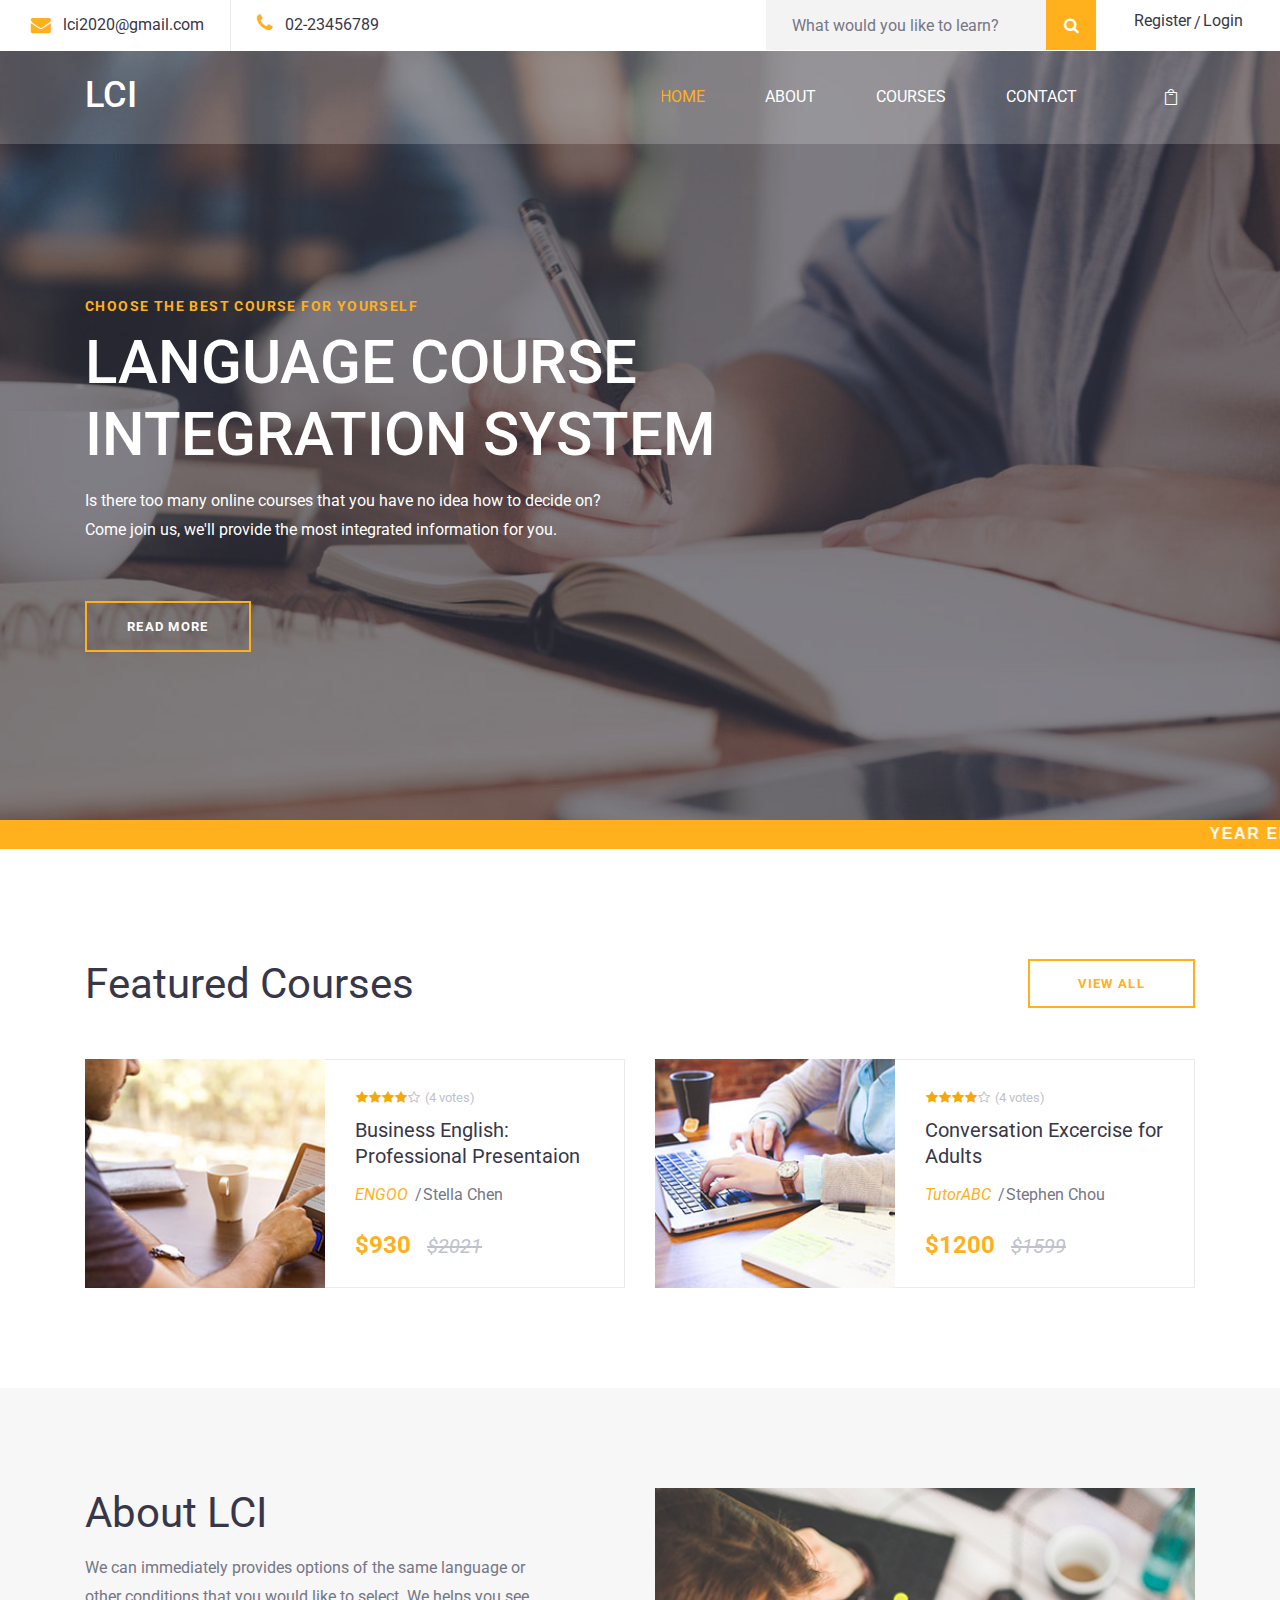
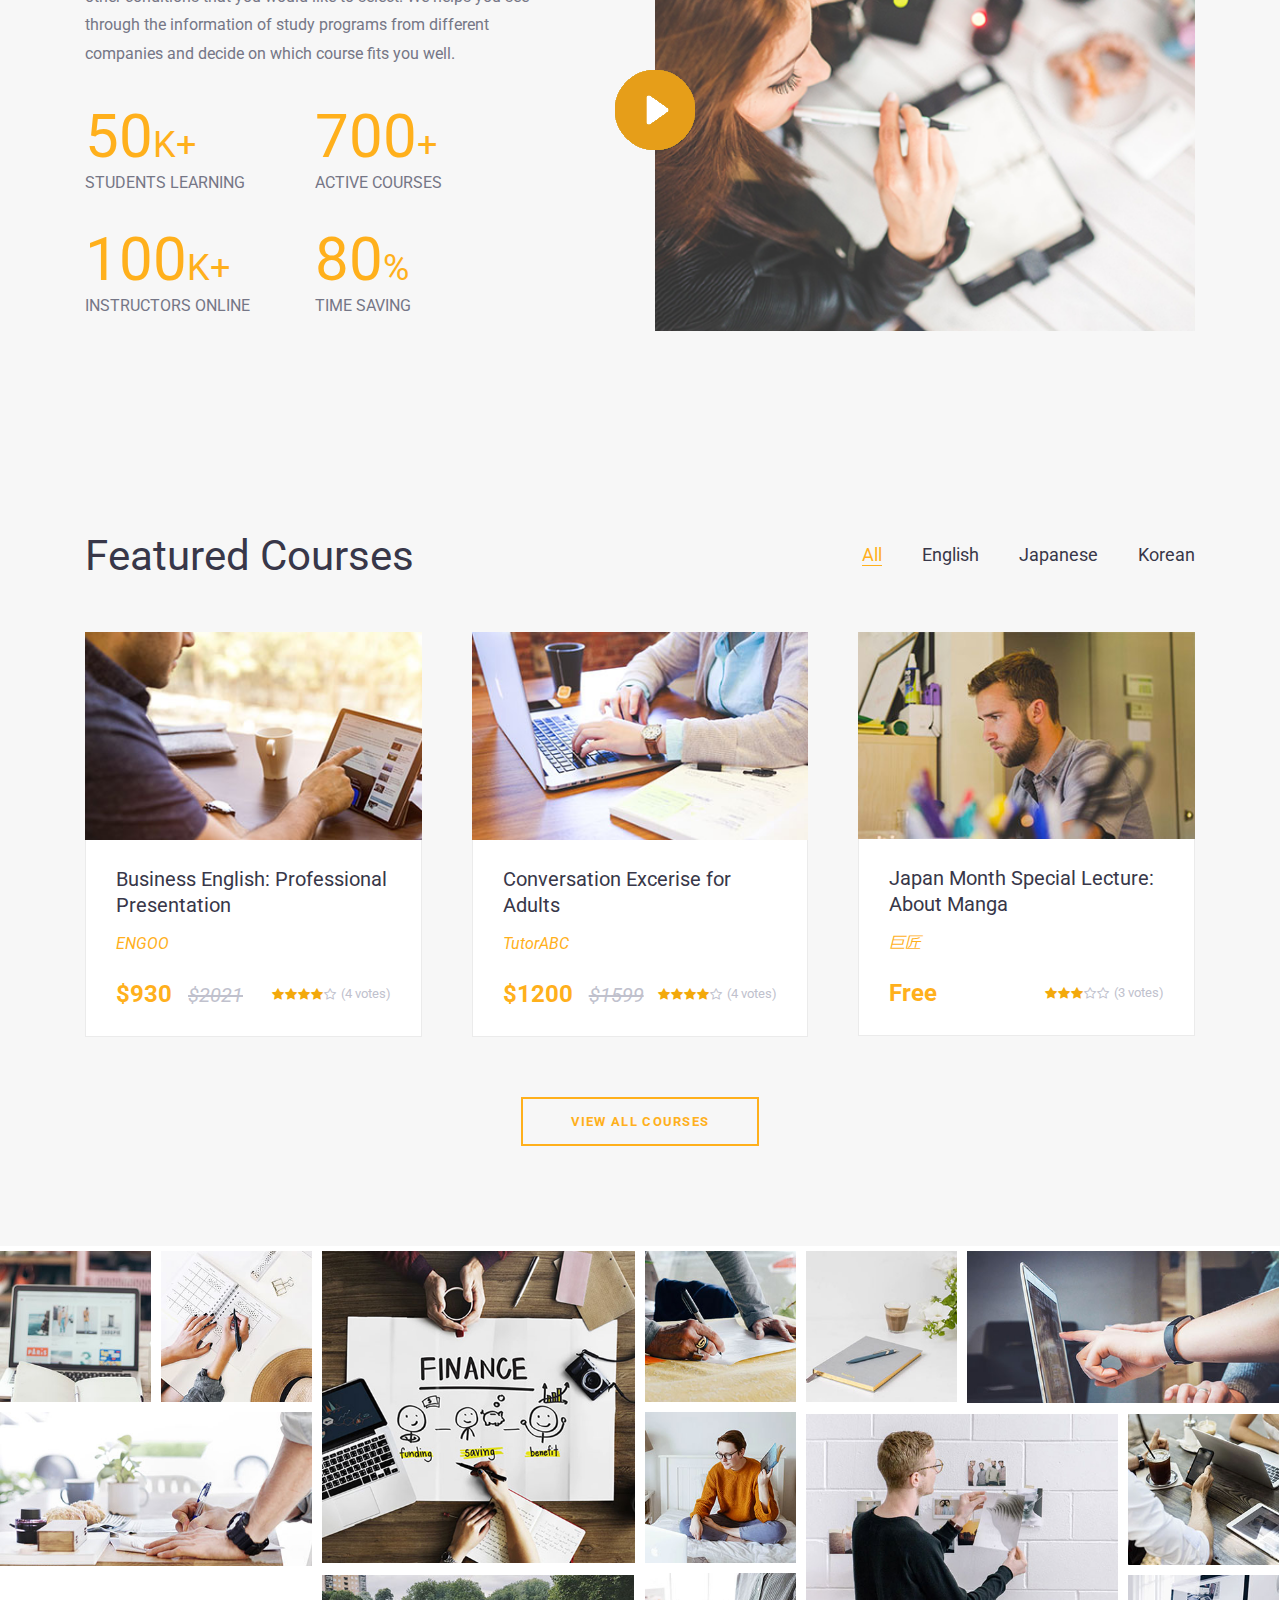
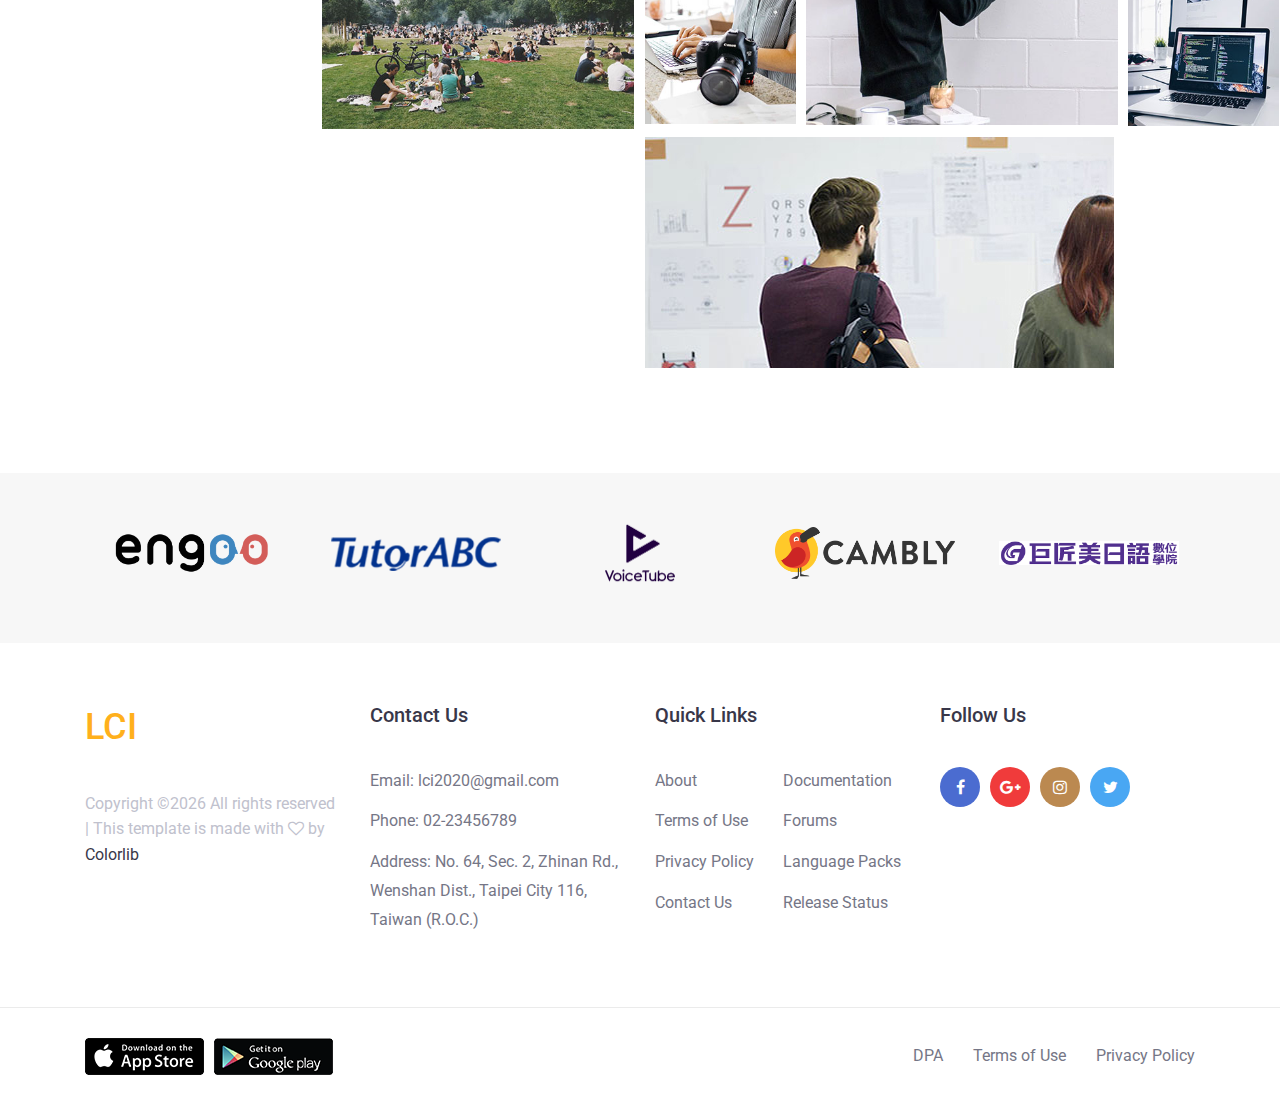
<file: index.html>
<!DOCTYPE html>
<html lang="en">
<head>
    <title>Home</title>

    <!-- Required meta tags -->
    <meta charset="utf-8">
    <meta name="viewport" content="width=device-width, initial-scale=1, shrink-to-fit=no">

    <!-- Bootstrap CSS -->
    <link rel="stylesheet" href="css/bootstrap.min.css">

    <!-- FontAwesome CSS -->
    <link rel="stylesheet" href="css/font-awesome.min.css">

    <!-- ElegantFonts CSS -->
    <link rel="stylesheet" href="css/elegant-fonts.css">

    <!-- themify-icons CSS -->
    <link rel="stylesheet" href="css/themify-icons.css">

    <!-- Swiper CSS -->
    <link rel="stylesheet" href="css/swiper.min.css">

    <!-- Styles -->
    <link rel="stylesheet" href="style.css">
</head>
<body>
    <div class="hero-content">
        <header class="site-header">
            <div class="top-header-bar">
                <div class="container-fluid">
                    <div class="row">
                        <div class="col-12 col-lg-6 d-none d-md-flex flex-wrap justify-content-center justify-content-lg-start mb-3 mb-lg-0">
                            <div class="header-bar-email d-flex align-items-center">
                                <i class="fa fa-envelope"></i><a href="mailto:lci2020@gmail.com">lci2020@gmail.com</a>
                            </div><!-- .header-bar-email -->

                            <div class="header-bar-text lg-flex align-items-center">
                                <p><i class="fa fa-phone"></i>02-23456789 </p>
                            </div><!-- .header-bar-text -->
                        </div><!-- .col -->

                        <div class="col-12 col-lg-6 d-flex flex-wrap justify-content-center justify-content-lg-end align-items-center">
                            <div class="header-bar-search">
                                <form class="flex align-items-stretch">
                                    <input type="search" placeholder="What would you like to learn?">
                                    <button type="submit" value="" class="flex justify-content-center align-items-center"><i class="fa fa-search"></i></button>
                                </form>
                            </div><!-- .header-bar-search -->

                            <div class="header-bar-menu">
                                <ul class="flex justify-content-center align-items-center py-2 pt-md-0">
                                    <li><a href="#">Register</a></li>
                                    <li><a href="#">Login</a></li>
                                </ul>
                            </div><!-- .header-bar-menu -->
                        </div><!-- .col -->
                    </div><!-- .row -->
                </div><!-- .container-fluid -->
            </div><!-- .top-header-bar -->

           

            <div class="nav-bar">
                <div class="container">
                    <div class="row">
                        <div class="col-9 col-lg-3">
                            <div class="site-branding">
                                <h1 class="site-title"><a href="index.html" rel="home">LCI<span></span></a></h1>
                            </div><!-- .site-branding -->
                        </div><!-- .col -->

                        <div class="col-3 col-lg-9 flex justify-content-end align-content-center">
                            <nav class="site-navigation flex justify-content-end align-items-center">
                                <ul class="flex flex-column flex-lg-row justify-content-lg-end align-content-center">
                                    <li class="current-menu-item"><a href="index.html">Home</a></li>
                                    <li><a href="about.html">About</a></li>
                                    <li><a href="courses.html">Courses</a></li>
                                    <li><a href="contact.html">Contact</a></li>
                                </ul>

                                <div class="hamburger-menu d-lg-none">
                                    <span></span>
                                    <span></span>
                                    <span></span>
                                    <span></span>
                                </div><!-- .hamburger-menu -->

                                <div class="header-bar-cart">
                                    <a href="#" class="flex justify-content-center align-items-center"><span aria-hidden="true" class="icon_bag_alt"></span></a>
                                </div><!-- .header-bar-search -->
                            </nav><!-- .site-navigation -->
                        </div><!-- .col -->
                    </div><!-- .row -->
                </div><!-- .container -->
            </div><!-- .nav-bar -->
        </header><!-- .site-header -->

        <div class="hero-content-overlay">
            <div class="container">
                <div class="row">
                    <div class="col-12">
                        <div class="hero-content-wrap flex flex-column justify-content-center align-items-start">
                            <header class="entry-header">
                                <h4>Choose the best course for yourself</h4>
                                <h1>Language Course<br/>Integration system</h1>
                            </header><!-- .entry-header -->

                            <div class="entry-content">
                                <p>Is there too many online courses that you have no idea how to decide on? <br/>Come join us, we'll provide the most integrated information for you.</p>
                            </div><!-- .entry-content -->

                            <footer class="entry-footer read-more">
                                <a href="about.html">read more</a>
                            </footer><!-- .entry-footer -->
                        </div><!-- .hero-content-wrap -->
                    </div><!-- .col -->
                </div><!-- .row -->
            </div><!-- .container -->
        </div><!-- .hero-content-hero-content-overlay -->
    </div><!-- .hero-content -->

    <div class="ad-marquee">
        <marquee bgcolor =#FFB01C hspace =“30” scrollamount ="8">
            <a href="single-courses.html">YEAR END SALE!!! Only NT$930 per month for ENGOO's business courses!!!</a>
        </marquee>
    </div>


    <section class="featured-courses horizontal-column courses-wrap">
        <div class="container">
            <div class="row">
                <div class="col-12">
                    <header class="heading flex justify-content-between align-items-center">
                        <h2 class="entry-title">Featured Courses</h2>

                        <a class="btn mt-4 mt-sm-0" href="courses.html">view all</a>
                    </header><!-- .heading -->
                </div><!-- .col -->

                <div class="col-12 col-lg-6">
                    <div class="course-content flex flex-wrap justify-content-between align-content-lg-stretch">
                        <figure class="course-thumbnail">
                            <a href="#"><img src="images/1.jpg" alt=""></a>
                        </figure><!-- .course-thumbnail -->

                        <div class="course-content-wrap">
                            <header class="entry-header">
                                <div class="course-ratings flex align-items-center">
                                    <span class="fa fa-star checked"></span>
                                    <span class="fa fa-star checked"></span>
                                    <span class="fa fa-star checked"></span>
                                    <span class="fa fa-star checked"></span>
                                    <span class="fa fa-star-o"></span>

                                    <span class="course-ratings-count">(4 votes)</span>
                                </div><!-- .course-ratings -->

                                <h2 class="entry-title"><a href="single-courses.html">Business English: Professional Presentaion</a></h2>

                                <div class="entry-meta flex flex-wrap align-items-center">
                                    <div class="course-author"><a href="#">ENGOO </a></div>

                                    <div class="course-date">Stella Chen</div>
                                </div><!-- .course-date -->
                            </header><!-- .entry-header -->

                            <footer class="entry-footer flex justify-content-between align-items-center">
                                <div class="course-cost">
                                    $930 <span class="price-drop">$2021</span>
                                </div><!-- .course-cost -->
                            </footer><!-- .entry-footer -->
                        </div><!-- .course-content-wrap -->
                    </div><!-- .course-content -->
                </div><!-- .col -->

                <div class="col-12 col-lg-6">
                    <div class="course-content flex flex-wrap justify-content-between align-content-lg-stretch">
                        <figure class="course-thumbnail">
                            <a href="#"><img src="images/2.jpg" alt=""></a>
                        </figure><!-- .course-thumbnail -->

                        <div class="course-content-wrap">
                            <header class="entry-header">
                                <div class="course-ratings flex align-items-center">
                                    <span class="fa fa-star checked"></span>
                                    <span class="fa fa-star checked"></span>
                                    <span class="fa fa-star checked"></span>
                                    <span class="fa fa-star checked"></span>
                                    <span class="fa fa-star-o"></span>

                                    <span class="course-ratings-count">(4 votes)</span>
                                </div><!-- .course-ratings -->

                                <h2 class="entry-title"><a href="#">Conversation Excercise for Adults</a></h2>

                                <div class="entry-meta flex flex-wrap align-items-center">
                                    <div class="course-author"><a href="#">TutorABC</a></div>

                                    <div class="course-date">Stephen Chou</div>
                                </div><!-- .course-date -->
                            </header><!-- .entry-header -->

                            <footer class="entry-footer flex justify-content-between align-items-center">
                                <div class="course-cost">
                                    $1200 <span class="price-drop">$1599</span>
                                </div><!-- .course-cost -->
                            </footer><!-- .entry-footer -->
                        </div><!-- .course-content-wrap -->
                    </div><!-- .course-content -->
                </div><!-- .col -->
            </div><!-- .row -->
        </div><!-- .container -->
    </section><!-- .courses-wrap -->

    <section class="about-section">
        <div class="container">
            <div class="row">
                <div class="col-12 col-lg-6 align-content-lg-stretch">
                    <header class="heading">
                        <h2 class="entry-title">About LCI</h2>
                        <p>We can immediately provides options of the same language or other conditions that you would like to select. We helps you see through the information of study programs from different companies and decide on which course fits you well.
                        </p>
                    </header><!-- .heading -->

                    <div class="entry-content ezuca-stats">
                        <div class="stats-wrap flex flex-wrap justify-content-lg-between">
                            <div class="stats-count">
                                50<span>K+</span>
                                <p>STUDENTS LEARNING</p>
                            </div><!-- .stats-count -->

                            <div class="stats-count">
                                700<span>+</span>
                                <p>ACTIVE COURSES</p>
                            </div><!-- .stats-count -->

                            <div class="stats-count">
                                100<span>K+</span>
                                <p>INSTRUCTORS ONLINE</p>
                            </div><!-- .stats-count -->

                            <div class="stats-count">
                                80<span>%</span>
                                <p>TIME SAVING</p>
                            </div><!-- .stats-count -->
                        </div><!-- .stats-wrap -->
                    </div><!-- .ezuca-stats -->
                </div><!-- .col -->

                <div class="col-12 col-lg-6 flex align-content-center mt-5 mt-lg-0">
                    <div class="ezuca-video position-relative">
                        <div class="video-play-btn position-absolute">
                            <img src="images/video-icon.png" alt="Video Play">
                        </div><!-- .video-play-btn -->

                        <img src="images/video-screenshot.png" alt="">
                    </div><!-- .ezuca-video -->
                </div><!-- .col -->
            </div><!-- .row -->
        </div><!-- .container -->
    </section><!-- .about-section -->

    <section class="featured-courses vertical-column courses-wrap">
        <div class="container">
            <div class="row mx-m-25">
                <div class="col-12 px-25">
                    <header class="heading flex flex-wrap justify-content-between align-items-center">
                        <h2 class="entry-title">Featured Courses</h2>

                        <nav class="courses-menu mt-3 mt-lg-0">
                            <ul class="flex flex-wrap justify-content-md-end align-items-center">
                                <li class="active"><a href="#">All</a></li>
                                <li><a href="#">English</a></li>
                                <li><a href="#">Japanese</a></li>
                                <li><a href="#">Korean</a></li>
                            </ul>
                        </nav><!-- .courses-menu -->
                    </header><!-- .heading -->
                </div><!-- .col -->

                <div class="col-12 col-md-6 col-lg-4 px-25">
                    <div class="course-content">
                        <figure class="course-thumbnail">
                            <a href="#"><img src="images/1.jpg" alt=""></a>
                        </figure><!-- .course-thumbnail -->

                        <div class="course-content-wrap">
                            <header class="entry-header">
                                <h2 class="entry-title"><a href="single-courses.html">Business English: Professional Presentation</a></h2>

                                <div class="entry-meta flex align-items-center">
                                    <div class="course-author"><a href="#">ENGOO </a></div>

                                </div><!-- .course-date -->
                            </header><!-- .entry-header -->

                            <footer class="entry-footer flex justify-content-between align-items-center">
                                <div class="course-cost">
                                    $930 <span class="price-drop">$2021</span>
                                </div><!-- .course-cost -->

                                <div class="course-ratings flex justify-content-end align-items-center">
                                    <span class="fa fa-star checked"></span>
                                    <span class="fa fa-star checked"></span>
                                    <span class="fa fa-star checked"></span>
                                    <span class="fa fa-star checked"></span>
                                    <span class="fa fa-star-o"></span>

                                    <span class="course-ratings-count">(4 votes)</span>
                                </div><!-- .course-ratings -->
                            </footer><!-- .entry-footer -->
                        </div><!-- .course-content-wrap -->
                    </div><!-- .course-content -->
                </div><!-- .col -->

                <div class="col-12 col-md-6 col-lg-4 px-25">
                    <div class="course-content">
                        <figure class="course-thumbnail">
                            <a href="#"><img src="images/2.jpg" alt=""></a>
                        </figure><!-- .course-thumbnail -->

                        <div class="course-content-wrap">
                            <header class="entry-header">
                                <h2 class="entry-title"><a href="#">Conversation Excerise for Adults</a></h2>

                                <div class="entry-meta flex align-items-center">
                                    <div class="course-author"><a href="#">TutorABC</a></div>

                                </div><!-- .course-date -->
                            </header><!-- .entry-header -->

                            <footer class="entry-footer flex justify-content-between align-items-center">
                                <div class="course-cost">
                                    $1200 <span class="price-drop">$1599</span>
                                </div><!-- .course-cost -->

                                <div class="course-ratings flex justify-content-end align-items-center">
                                    <span class="fa fa-star checked"></span>
                                    <span class="fa fa-star checked"></span>
                                    <span class="fa fa-star checked"></span>
                                    <span class="fa fa-star checked"></span>
                                    <span class="fa fa-star-o"></span>

                                    <span class="course-ratings-count">(4 votes)</span>
                                </div><!-- .course-ratings -->
                            </footer><!-- .entry-footer -->
                        </div><!-- .course-content-wrap -->
                    </div><!-- .course-content -->
                </div><!-- .col -->

                <div class="col-12 col-md-6 col-lg-4 px-25">
                    <div class="course-content">
                        <figure class="course-thumbnail">
                            <a href="#"><img src="images/3.jpg" alt=""></a>
                        </figure><!-- .course-thumbnail -->

                        <div class="course-content-wrap">
                            <header class="entry-header">
                                <h2 class="entry-title"><a href="#">Japan Month Special Lecture: About Manga</a></h2>

                                <div class="entry-meta flex align-items-center">
                                    <div class="course-author"><a href="#">巨匠</a></div>

                                </div><!-- .course-date -->
                            </header><!-- .entry-header -->

                            <footer class="entry-footer flex justify-content-between align-items-center">
                                <div class="course-cost">
                                    Free
                                </div><!-- .course-cost -->

                                <div class="course-ratings flex justify-content-end align-items-center">
                                    <span class="fa fa-star checked"></span>
                                    <span class="fa fa-star checked"></span>
                                    <span class="fa fa-star checked"></span>
                                    <span class="fa fa-star-o"></span>
                                    <span class="fa fa-star-o"></span>

                                    <span class="course-ratings-count">(3 votes)</span>
                                </div><!-- .course-ratings -->
                            </footer><!-- .entry-footer -->
                        </div><!-- .course-content-wrap -->
                    </div><!-- .course-content -->
                </div><!-- .col -->

                <div class="col-12 px-25 flex justify-content-center">
                    <a class="btn" href="courses.html">view all courses</a>
                </div><!-- .col -->
            </div><!-- .row -->
        </div><!-- .container -->
    </section><!-- .courses-wrap -->

    

    <section class="home-gallery">
        <div class="gallery-wrap flex flex-wrap">
            <div class="gallery-grid gallery-grid1x1">
                <img src="images/a.jpg" alt="">
            </div><!-- .gallery-grid -->

            <div class="gallery-grid gallery-grid1x1">
                <img src="images/b.jpg" alt="">
            </div><!-- .gallery-grid -->

            <div class="gallery-grid gallery-grid2x2">
                <img src="images/c.jpg" alt="">
            </div><!-- .gallery-grid -->

            <div class="gallery-grid gallery-grid1x1">
                <img src="images/d.jpg" alt="">
            </div><!-- .gallery-grid -->

            <div class="gallery-grid gallery-grid1x1">
                <img src="images/e.jpg" alt="">
            </div><!-- .gallery-grid -->

            <div class="gallery-grid gallery-grid2x1">
                <img src="images/g.jpg" alt="">
            </div><!-- .gallery-grid -->

            <div class="gallery-grid gallery-grid2x1">
                <img src="images/h.jpg" alt="">
            </div><!-- .gallery-grid -->

            <div class="gallery-grid gallery-grid1x1">
                <img src="images/i.jpg" alt="">
            </div><!-- .gallery-grid -->

            <div class="gallery-grid gallery-grid2x2 ">
                <img src="images/j.jpg" alt="">
            </div><!-- .gallery-grid -->

            <div class="gallery-grid gallery-grid1x1">
                <img src="images/k.jpg" alt="">
            </div><!-- .gallery-grid -->

            <div class="gallery-grid gallery-grid1x1">
                <img src="images/l.jpg" alt="">
            </div><!-- .gallery-grid -->

            <div class="gallery-grid gallery-grid2x1">
                <img src="images/m.jpg" alt="">
            </div><!-- .gallery-grid -->

            <div class="gallery-grid gallery-grid3x1">
                <img src="images/n.jpg" alt="">
            </div><!-- .gallery-grid -->

            <div class="gallery-grid gallery-grid1x1">
                <img src="images/o.jpg" alt="">
            </div><!-- .gallery-grid -->
        </div><!-- .gallery-wrap -->
    </section><!-- .home-gallery -->

    <div class="clients-logo">
        <div class="container">
            <div class="row">
                <div class="col-12 flex flex-wrap justify-content-center justify-content-lg-between align-items-center">
                    <div class="logo-wrap">
                        <a href="https://engoo.com.tw/"><img src="images/engoo.jpg" alt="ENGOO" width="180"></a>
                    </div><!-- .logo-wrap -->

                    <div class="logo-wrap">
                        <a href="https://www.tutorabc.com/OfficialSite/zh-TW"><img src="images/tutorABC.png" alt="TUTORABC" width="180"></a>
                    </div><!-- .logo-wrap -->

                    <div class="logo-wrap">
                        <a href="https://tw.voicetube.com/"><img src="images/voicetube.png" alt="VOICETUBE" width="180"></a>
                    </div><!-- .logo-wrap -->

                    <div class="logo-wrap">
                        <a href="https://www.cambly.com/english?lang=zh_TW"><img src="images/cambly.png" alt="CMABLY" width="180"></a>
                    </div><!-- .logo-wrap -->

                    <div class="logo-wrap">
                        <a href="https://www.pcschool.tv/soeasyedu/"><img src="images/巨匠.png" alt="PCSCHOOL" width="180"></a>
                    </div><!-- .logo-wrap -->
                </div><!-- .col -->
            </div><!-- .row -->
        </div><!-- .container -->
    </div><!-- .clients-logo -->

    <footer class="site-footer">
        <div class="footer-widgets">
            <div class="container">
                <div class="row">
                    <div class="col-12 col-md-6 col-lg-3">
                        <div class="foot-about">
                            <h1 class="site-title"><a href="index.html" rel="home"><span>LCI</span></a></h1>
                            <p class="footer-copyright"><!-- Link back to Colorlib can't be removed. Template is licensed under CC BY 3.0. -->
Copyright &copy;<script>document.write(new Date().getFullYear());</script> All rights reserved | This template is made with <i class="fa fa-heart-o" aria-hidden="true"></i> by <a href="https://colorlib.com" target="_blank">Colorlib</a>
<!-- Link back to Colorlib can't be removed. Template is licensed under CC BY 3.0. --></p>
                        </div><!-- .foot-about -->
                    </div><!-- .col -->

                    <div class="col-12 col-md-6 col-lg-3 mt-5 mt-md-0">
                        <div class="foot-contact">
                            <h2>Contact Us</h2>

                            <ul>
                                <li>Email: lci2020@gmail.com</li>
                                <li>Phone: 02-23456789</li>
                                <li>Address: No. 64, Sec. 2, Zhinan Rd., Wenshan Dist., Taipei City 116, Taiwan (R.O.C.)</li>
                            </ul>
                        </div><!-- .foot-contact -->
                    </div><!-- .col -->

                    <div class="col-12 col-md-6 col-lg-3 mt-5 mt-lg-0">
                        <div class="quick-links flex flex-wrap">
                            <h2 class="w-100">Quick Links</h2>

                            <ul class="w-50">
                                <li><a href="about.html">About </a></li>
                                <li><a href="#">Terms of Use </a></li>
                                <li><a href="#">Privacy Policy </a></li>
                                <li><a href="contact.html">Contact Us</a></li>
                            </ul>

                            <ul class="w-50">
                                <li><a href="#">Documentation</a></li>
                                <li><a href="#">Forums</a></li>
                                <li><a href="#">Language Packs</a></li>
                                <li><a href="#">Release Status</a></li>
                            </ul>
                        </div><!-- .quick-links -->
                    </div><!-- .col -->

                    <div class="col-12 col-md-6 col-lg-3 mt-5 mt-lg-0">
                        <div class="follow-us">
                            <h2>Follow Us</h2>

                            <ul class="follow-us flex flex-wrap align-items-center">
                                <li><a href="#"><i class="fa fa-facebook"></i></a></li>
                                <li><a href="#"><i class="fa fa-google-plus"></i></a></li>
                                <li><a href="#"><i class="fa fa-instagram"></i></a></li>
                                <li><a href="#"><i class="fa fa-twitter"></i></a></li>
                            </ul>
                        </div><!-- .quick-links -->
                    </div><!-- .col -->
                </div><!-- .row -->
            </div><!-- .container -->
        </div><!-- .footer-widgets -->

        <div class="footer-bar">
            <div class="container">
                <div class="row flex-wrap justify-content-center justify-content-lg-between align-items-center">
                    <div class="col-12 col-lg-6">
                        <div class="download-apps flex flex-wrap justify-content-center justify-content-lg-start align-items-center">
                            <a href="#"><img src="images/app-store.png" alt=""></a>
                            <a href="#"><img src="images/play-store.png" alt=""></a>
                        </div><!-- .download-apps -->

                    </div>

                    <div class="col-12 col-lg-6 mt-4 mt-lg-0">
                        <div class="footer-bar-nav">
                            <ul class="flex flex-wrap justify-content-center justify-content-lg-end align-items-center">
                                <li><a href="#">DPA</a></li>
                                <li><a href="#">Terms of Use</a></li>
                                <li><a href="#">Privacy Policy</a></li>
                            </ul>
                        </div><!-- .footer-bar-nav -->
                    </div><!-- .col-12 -->
                </div><!-- .row -->
            </div><!-- .container -->
        </div><!-- .footer-bar -->
    </footer><!-- .site-footer -->

<script type='text/javascript' src='js/jquery.js'></script>
<script type='text/javascript' src='js/swiper.min.js'></script>
<script type='text/javascript' src='js/masonry.pkgd.min.js'></script>
<script type='text/javascript' src='js/jquery.collapsible.min.js'></script>
<script type='text/javascript' src='js/custom.js'></script>

</body>
</html>
</file>
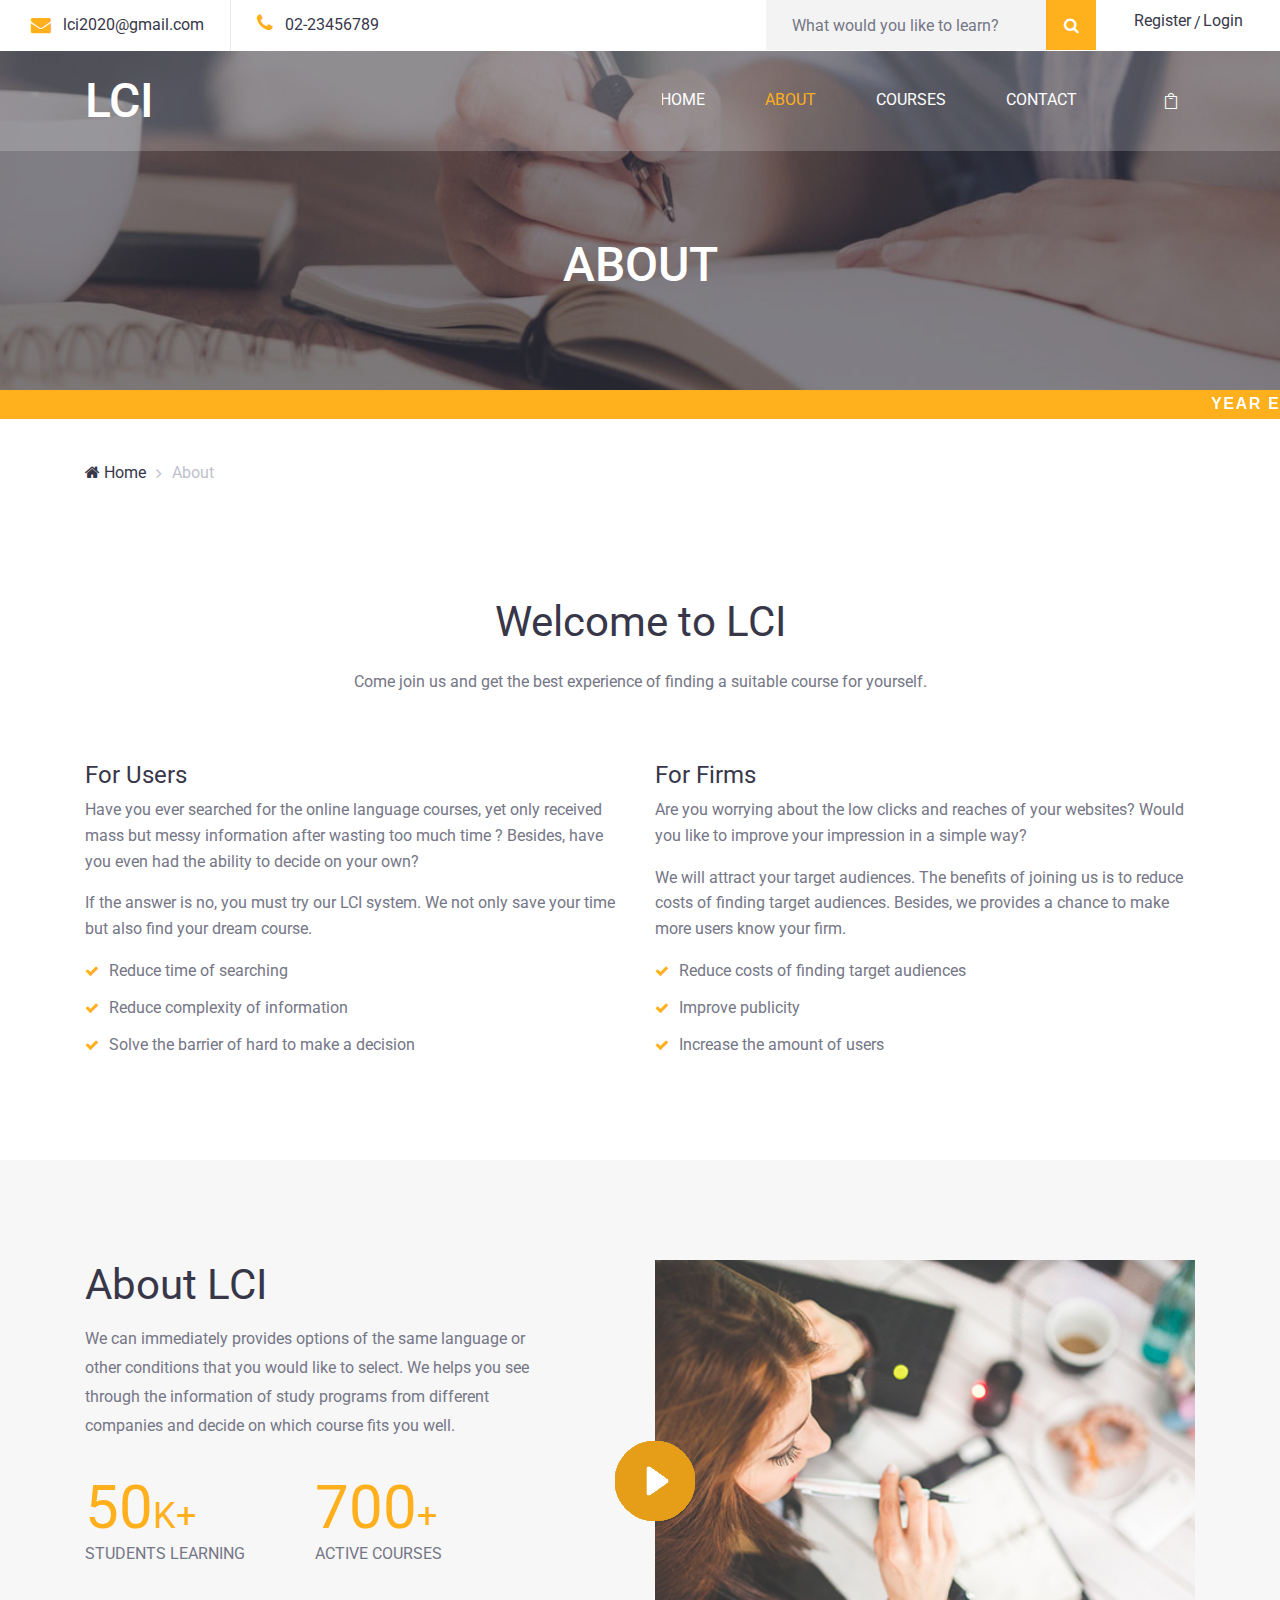
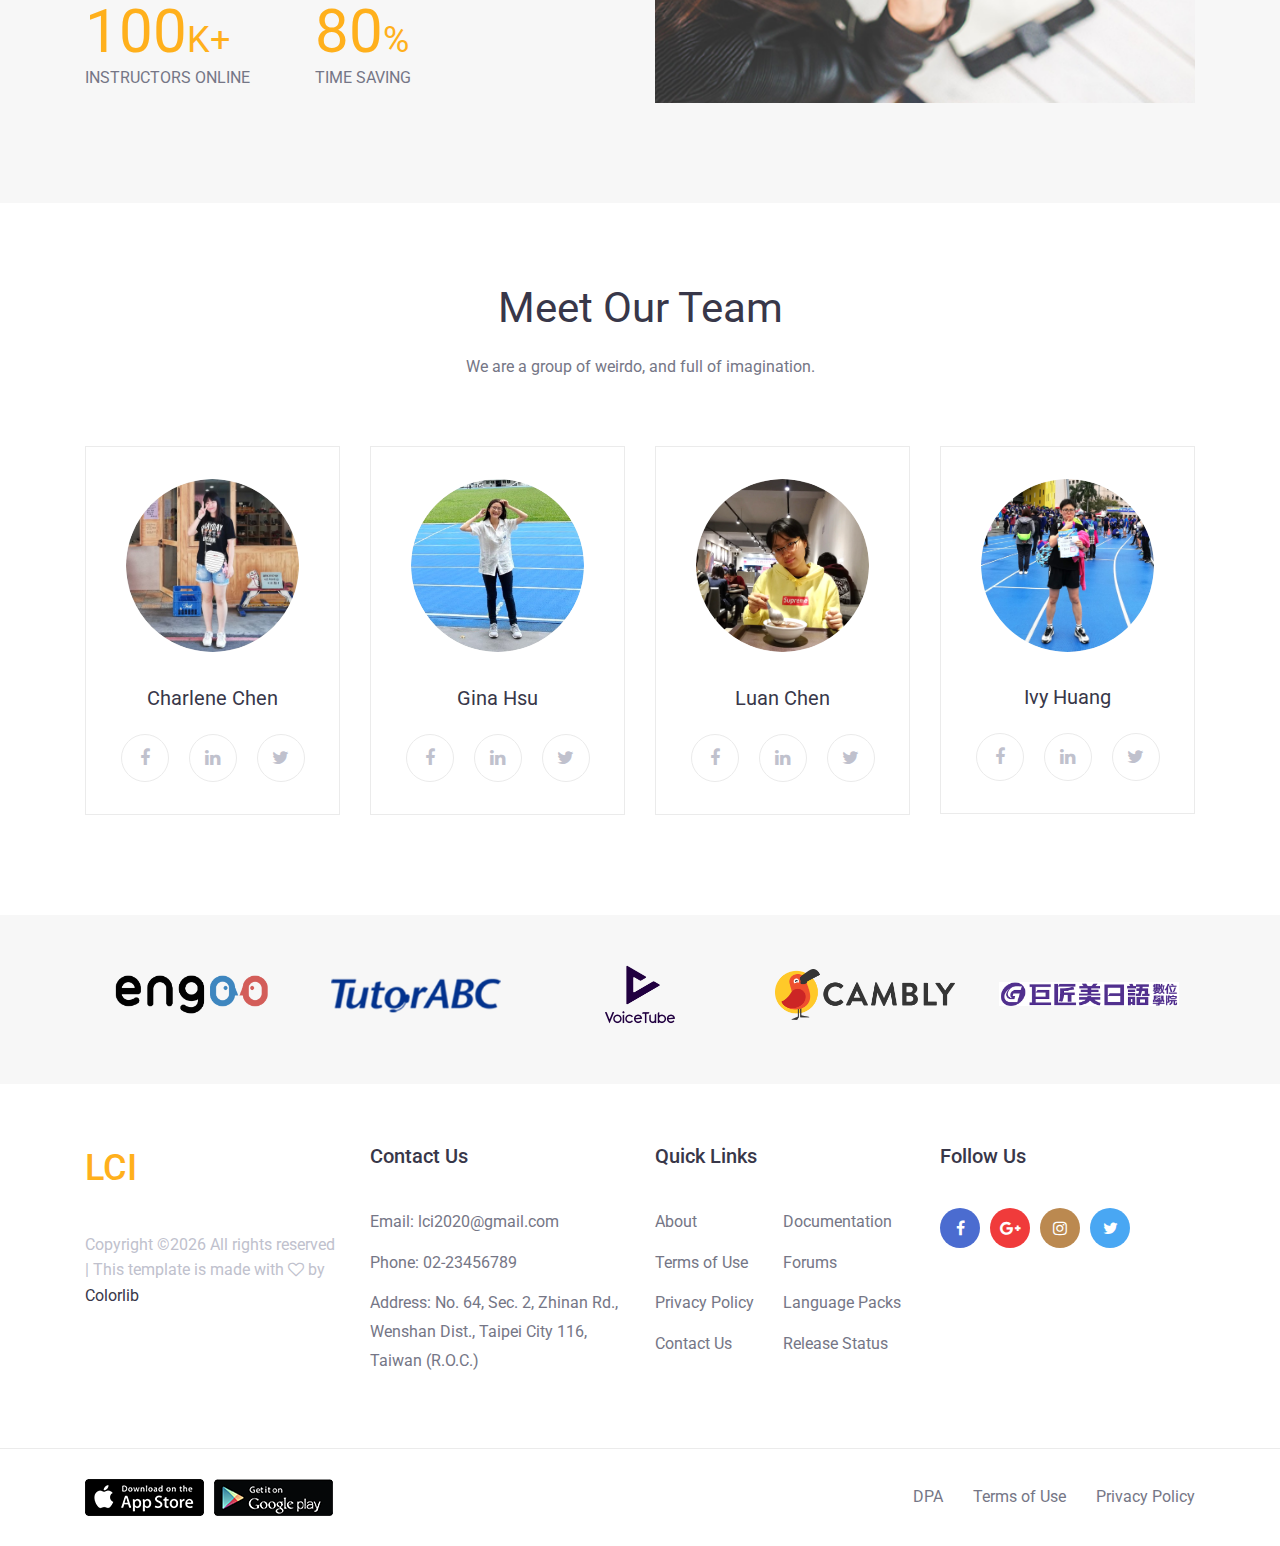
<file: about.html>
<!DOCTYPE html>
<html lang="en">
<head>
    <title>About Us</title>

    <!-- Required meta tags -->
    <meta charset="utf-8">
    <meta name="viewport" content="width=device-width, initial-scale=1, shrink-to-fit=no">

    <!-- Bootstrap CSS -->
    <link rel="stylesheet" href="css/bootstrap.min.css">

    <!-- FontAwesome CSS -->
    <link rel="stylesheet" href="css/font-awesome.min.css">

    <!-- ElegantFonts CSS -->
    <link rel="stylesheet" href="css/elegant-fonts.css">

    <!-- themify-icons CSS -->
    <link rel="stylesheet" href="css/themify-icons.css">

    <!-- Swiper CSS -->
    <link rel="stylesheet" href="css/swiper.min.css">

    <!-- Styles -->
    <link rel="stylesheet" href="style.css">
</head>
<body class="about-page">
    <div class="page-header">
        <header class="site-header">
            <header class="site-header">
                <div class="top-header-bar">
                    <div class="container-fluid">
                        <div class="row">
                            <div class="col-12 col-lg-6 d-none d-md-flex flex-wrap justify-content-center justify-content-lg-start mb-3 mb-lg-0">
                                <div class="header-bar-email d-flex align-items-center">
                                    <i class="fa fa-envelope"></i><a href="#">lci2020@gmail.com</a>
                                </div><!-- .header-bar-email -->

                                <div class="header-bar-text lg-flex align-items-center">
                                    <p><i class="fa fa-phone"></i>02-23456789 </p>
                                </div><!-- .header-bar-text -->
                            </div><!-- .col -->

                            <div class="col-12 col-lg-6 d-flex flex-wrap justify-content-center justify-content-lg-end align-items-center">
                                <div class="header-bar-search">
                                    <form class="flex align-items-stretch">
                                        <input type="search" placeholder="What would you like to learn?">
                                        <button type="submit" value="" class="flex justify-content-center align-items-center"><i class="fa fa-search"></i></button>
                                    </form>
                                </div><!-- .header-bar-search -->

                                <div class="header-bar-menu">
                                    <ul class="flex justify-content-center align-items-center py-2 pt-md-0">
                                        <li><a href="#">Register</a></li>
                                        <li><a href="#">Login</a></li>
                                    </ul>
                                </div><!-- .header-bar-menu -->
                            </div><!-- .col -->
                        </div><!-- .row -->
                    </div><!-- .container-fluid -->
                </div><!-- .top-header-bar -->

                <div class="nav-bar">
                    <div class="container">
                        <div class="row">
                            <div class="col-9 col-lg-3">
                                <div class="site-branding">
                                    <h1 class="site-title"><a href="index.html" rel="home">LCI<span></span></a></h1>
                                </div><!-- .site-branding -->
                            </div><!-- .col -->

                            <div class="col-3 col-lg-9 flex justify-content-end align-content-center">
                                <nav class="site-navigation flex justify-content-end align-items-center">
                                    <ul class="flex flex-column flex-lg-row justify-content-lg-end align-content-center">
                                        <li><a href="index.html">Home</a></li>
                                        <li class="current-menu-item"><a href="about.html">About</a></li>
                                        <li><a href="courses.html">Courses</a></li>
                                        <li><a href="contact.html">Contact</a></li>
                                    </ul>

                                    <div class="hamburger-menu d-lg-none">
                                        <span></span>
                                        <span></span>
                                        <span></span>
                                        <span></span>
                                    </div><!-- .hamburger-menu -->

                                    <div class="header-bar-cart">
                                        <a href="#" class="flex justify-content-center align-items-center"><span aria-hidden="true" class="icon_bag_alt"></span></a>
                                    </div><!-- .header-bar-search -->
                                </nav><!-- .site-navigation -->
                            </div><!-- .col -->
                        </div><!-- .row -->
                    </div><!-- .container -->
                </div><!-- .nav-bar -->
            </header><!-- .site-header -->
        </header><!-- .site-header -->

        <div class="page-header-overlay">
            <div class="container">
                <div class="row">
                    <div class="col-12">
                        <header class="entry-header">
                            <h1>ABOUT</h1>
                        </header><!-- .entry-header -->
                    </div><!-- .col -->
                </div><!-- .row -->
            </div><!-- .container -->
        </div><!-- .page-header-overlay -->
    </div><!-- .page-header -->

    <div class="ad-marquee">
        <marquee bgcolor =#FFB01C hspace =“30” scrollamount ="8">
            <a href="single-courses.html">YEAR END SALE!!! Only NT$930 per month for ENGOO's business courses!!!</a>
        </marquee>
    </div>

    <div class="container">
        <div class="row">
            <div class="col-12">
                <div class="breadcrumbs">
                    <ul class="flex flex-wrap align-items-center p-0 m-0">
                        <li><a href="index.html"><i class="fa fa-home"></i> Home</a></li>
                        <li>About</li>
                    </ul>
                </div><!-- .breadcrumbs -->
            </div><!-- .col -->
        </div><!-- .row -->

        <div class="row">
            <div class="col-12">
                <div class="about-heading">
                    <h2 class="entry-title">Welcome to LCI</h2>

                    <p>Come join us and get the best experience of finding a suitable course for yourself.</p>
                </div><!-- .about-heading -->
            </div><!-- .col -->

            <div class="col-12 col-lg-6">
                <div class="about-stories">
                    <h3>For Users</h3>

                    <p>Have you ever searched for the online language courses, yet only received mass but messy information after wasting too much time ? Besides, have you even had the ability to decide on your own?</p>

                    <p>If the answer is no, you must try our LCI system. We not only save your time but also find your dream course.</p>

                    <ul class="p-0 m-0 green-ticked">
                        <li>Reduce time of searching</li>
                        <li>Reduce complexity of information</li>
                        <li>Solve the barrier of hard to make a decision</li>
                    </ul><!-- .green-ticked -->
                </div><!-- .about-stories -->
            </div><!-- .col -->

            <div class="col-12 col-lg-6">
                <div class="about-values">
                    <h3>For Firms</h3>

                    <p>Are you worrying about the low clicks and reaches of your websites? Would you like to improve your impression in a simple way?</p>

                    <p>We will attract your target audiences. The benefits of joining us is to reduce costs of finding target audiences. Besides, we provides a chance to make more users know your firm. </p>

                    <ul class="p-0 m-0 green-ticked">
                        <li>Reduce costs of finding target audiences</li>
                        <li>Improve publicity</li>
                        <li>Increase the amount of users</li>
                    </ul><!-- .green-ticked -->
                </div><!-- .about-values -->
            </div><!-- .col -->
        </div><!-- .row -->
    </div><!-- .container -->

    <section class="about-section">
        <div class="container">
            <div class="row">
                <div class="col-12 col-lg-6 align-content-lg-stretch">
                    <header class="heading">
                        <h2 class="entry-title">About LCI</h2>
                        <p>We can immediately provides options of the same language or other conditions that you would like to select. We helps you see through the information of study programs from different companies and decide on which course fits you well.
                        </p>
                    </header><!-- .heading -->

                    <div class="entry-content ezuca-stats">
                        <div class="stats-wrap flex flex-wrap justify-content-lg-between">
                            <div class="stats-count">
                                50<span>K+</span>
                                <p>STUDENTS LEARNING</p>
                            </div><!-- .stats-count -->

                            <div class="stats-count">
                                700<span>+</span>
                                <p>ACTIVE COURSES</p>
                            </div><!-- .stats-count -->

                            <div class="stats-count">
                                100<span>K+</span>
                                <p>INSTRUCTORS ONLINE</p>
                            </div><!-- .stats-count -->

                            <div class="stats-count">
                                80<span>%</span>
                                <p>TIME SAVING</p>
                            </div><!-- .stats-count -->
                        </div><!-- .stats-wrap -->
                    </div><!-- .ezuca-stats -->
                </div><!-- .col -->

                <div class="col-12 col-lg-6 flex align-content-center mt-5 mt-lg-0">
                    <div class="ezuca-video position-relative">
                        <div class="video-play-btn position-absolute">
                            <img src="images/video-icon.png" alt="Video Play">
                        </div><!-- .video-play-btn -->

                        <img src="images/video-screenshot.png" alt="">
                    </div><!-- .ezuca-video -->
                </div><!-- .col -->
            </div><!-- .row -->
        </div><!-- .container -->
    </section><!-- .about-section -->

    <div class="container">
        <div class="row">
            <div class="col-12">
                <div class="team-heading">
                    <h2 class="entry-title">Meet Our Team</h2>
                    <p>We are a group of weirdo, and full of imagination.</p>
                </div><!-- .team-heading -->
            </div><!-- .col -->

            <div class="col-12 col-md-6 col-lg-3">
                <div class="team-member">
                    <img src="images/charlene.jpg" alt="">

                    <h3>Charlene Chen</h3>
                    <h4></h4>

                    <ul class="p-0 m-0 d-flex justify-content-center align-items-center">
                        <li><a href="#"><i class="fa fa-facebook"></i></a></li>
                        <li><a href="#"><i class="fa fa-linkedin"></i></a></li>
                        <li><a href="#"><i class="fa fa-twitter"></i></a></li>
                    </ul>
                </div><!-- .team-member -->
            </div><!-- .col -->

            <div class="col-12 col-md-6 col-lg-3">
                <div class="team-member">
                    <img src="images/gina.jpg" alt="">

                    <h3>Gina Hsu</h3>
                    <h4></h4>

                    <ul class="p-0 m-0 d-flex justify-content-center align-items-center">
                        <li><a href="#"><i class="fa fa-facebook"></i></a></li>
                        <li><a href="#"><i class="fa fa-linkedin"></i></a></li>
                        <li><a href="#"><i class="fa fa-twitter"></i></a></li>
                    </ul>
                </div><!-- .team-member -->
            </div><!-- .col -->

            <div class="col-12 col-md-6 col-lg-3">
                <div class="team-member">
                    <img src="images/luan.png" alt="">

                    <h3>Luan Chen</h3>
                    <h4></h4>

                    <ul class="p-0 m-0 d-flex justify-content-center align-items-center">
                        <li><a href="#"><i class="fa fa-facebook"></i></a></li>
                        <li><a href="#"><i class="fa fa-linkedin"></i></a></li>
                        <li><a href="#"><i class="fa fa-twitter"></i></a></li>
                    </ul>
                </div><!-- .team-member -->
            </div><!-- .col -->

            <div class="col-12 col-md-6 col-lg-3">
                <div class="team-member">
                    <img src="images/ivy.jpg" alt="">

                    <h3>Ivy Huang</h3>
                    <h4></h4>

                    <ul class="p-0 m-0 d-flex justify-content-center align-items-center">
                        <li><a href="#"><i class="fa fa-facebook"></i></a></li>
                        <li><a href="#"><i class="fa fa-linkedin"></i></a></li>
                        <li><a href="#"><i class="fa fa-twitter"></i></a></li>
                    </ul>
                </div><!-- .team-member -->
            </div><!-- .col -->
        </div><!-- .row -->
    </div><!-- .container -->

    <div class="clients-logo">
        <div class="container">
            <div class="row">
                <div class="col-12 flex flex-wrap justify-content-center justify-content-lg-between align-items-center">
                    <div class="logo-wrap">
                        <a href="https://engoo.com.tw/"><img src="images/engoo.jpg" alt="ENGOO" width="180"></a>
                    </div><!-- .logo-wrap -->

                    <div class="logo-wrap">
                        <a href="https://www.tutorabc.com/OfficialSite/zh-TW"><img src="images/tutorABC.png" alt="TUTORABC" width="180"></a>
                    </div><!-- .logo-wrap -->

                    <div class="logo-wrap">
                        <a href="https://tw.voicetube.com/"><img src="images/voicetube.png" alt="VOICETUBE" width="180"></a>
                    </div><!-- .logo-wrap -->

                    <div class="logo-wrap">
                        <a href="https://www.cambly.com/english?lang=zh_TW"><img src="images/cambly.png" alt="CMABLY" width="180"></a>
                    </div><!-- .logo-wrap -->

                    <div class="logo-wrap">
                        <a href="https://www.pcschool.tv/soeasyedu/"><img src="images/巨匠.png" alt="PCSCHOOL" width="180"></a>
                    </div><!-- .logo-wrap -->
                </div><!-- .col -->
            </div><!-- .row -->
        </div><!-- .container -->
    </div><!-- .clients-logo -->

    <footer class="site-footer">
        <div class="footer-widgets">
            <div class="container">
                <div class="row">
                    <div class="col-12 col-md-6 col-lg-3">
                        <div class="foot-about">
                            <h1 class="site-title"><a href="index.html" rel="home"><span>LCI</span></a></h1>
                            <p class="footer-copyright"><!-- Link back to Colorlib can't be removed. Template is licensed under CC BY 3.0. -->
Copyright &copy;<script>document.write(new Date().getFullYear());</script> All rights reserved | This template is made with <i class="fa fa-heart-o" aria-hidden="true"></i> by <a href="https://colorlib.com" target="_blank">Colorlib</a>
<!-- Link back to Colorlib can't be removed. Template is licensed under CC BY 3.0. --></p>
                        </div><!-- .foot-about -->
                    </div><!-- .col -->

                    <div class="col-12 col-md-6 col-lg-3 mt-5 mt-md-0">
                        <div class="foot-contact">
                            <h2>Contact Us</h2>

                            <ul>
                                <li>Email: lci2020@gmail.com</li>
                                <li>Phone: 02-23456789</li>
                                <li>Address: No. 64, Sec. 2, Zhinan Rd., Wenshan Dist., Taipei City 116, Taiwan (R.O.C.)</li>
                            </ul>
                        </div><!-- .foot-contact -->
                    </div><!-- .col -->

                    <div class="col-12 col-md-6 col-lg-3 mt-5 mt-lg-0">
                        <div class="quick-links flex flex-wrap">
                            <h2 class="w-100">Quick Links</h2>

                            <ul class="w-50">
                                <li><a href="about.html">About </a></li>
                                <li><a href="#">Terms of Use </a></li>
                                <li><a href="#">Privacy Policy </a></li>
                                <li><a href="contact.html">Contact Us</a></li>
                            </ul>

                            <ul class="w-50">
                                <li><a href="#">Documentation</a></li>
                                <li><a href="#">Forums</a></li>
                                <li><a href="#">Language Packs</a></li>
                                <li><a href="#">Release Status</a></li>
                            </ul>
                        </div><!-- .quick-links -->
                    </div><!-- .col -->

                    <div class="col-12 col-md-6 col-lg-3 mt-5 mt-lg-0">
                        <div class="follow-us">
                            <h2>Follow Us</h2>

                            <ul class="follow-us flex flex-wrap align-items-center">
                                <li><a href="#"><i class="fa fa-facebook"></i></a></li>
                                <li><a href="#"><i class="fa fa-google-plus"></i></a></li>
                                <li><a href="#"><i class="fa fa-instagram"></i></a></li>
                                <li><a href="#"><i class="fa fa-twitter"></i></a></li>
                            </ul>
                        </div><!-- .quick-links -->
                    </div><!-- .col -->
                </div><!-- .row -->
            </div><!-- .container -->
        </div><!-- .footer-widgets -->

        <div class="footer-bar">
            <div class="container">
                <div class="row flex-wrap justify-content-center justify-content-lg-between align-items-center">
                    <div class="col-12 col-lg-6">
                        <div class="download-apps flex flex-wrap justify-content-center justify-content-lg-start align-items-center">
                            <a href="#"><img src="images/app-store.png" alt=""></a>
                            <a href="#"><img src="images/play-store.png" alt=""></a>
                        </div><!-- .download-apps -->

                    </div>

                    <div class="col-12 col-lg-6 mt-4 mt-lg-0">
                        <div class="footer-bar-nav">
                            <ul class="flex flex-wrap justify-content-center justify-content-lg-end align-items-center">
                                <li><a href="#">DPA</a></li>
                                <li><a href="#">Terms of Use</a></li>
                                <li><a href="#">Privacy Policy</a></li>
                            </ul>
                        </div><!-- .footer-bar-nav -->
                    </div><!-- .col-12 -->
                </div><!-- .row -->
            </div><!-- .container -->
        </div><!-- .footer-bar -->
    </footer><!-- .site-footer -->

    <script type='text/javascript' src='js/jquery.js'></script>
    <script type='text/javascript' src='js/swiper.min.js'></script>
    <script type='text/javascript' src='js/masonry.pkgd.min.js'></script>
    <script type='text/javascript' src='js/jquery.collapsible.min.js'></script>
    <script type='text/javascript' src='js/custom.js'></script>

</body>
</html>
</file>
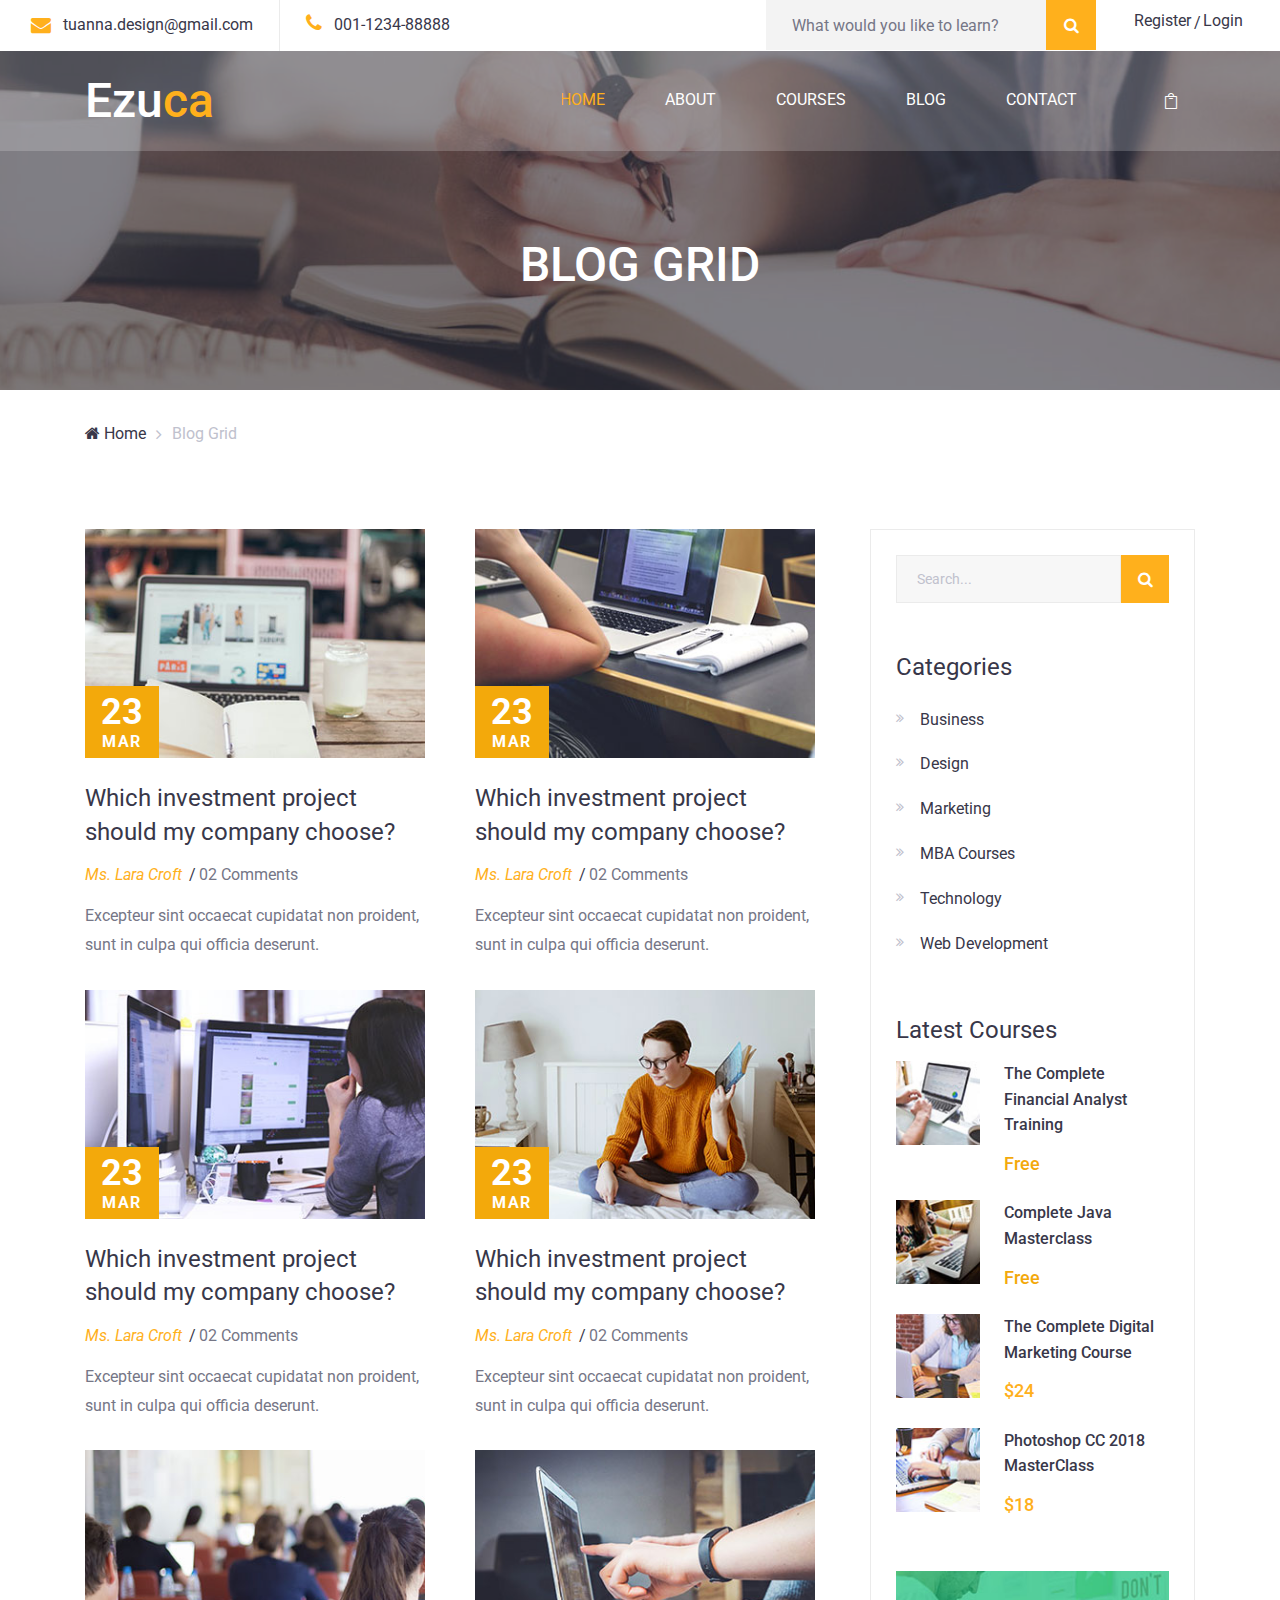
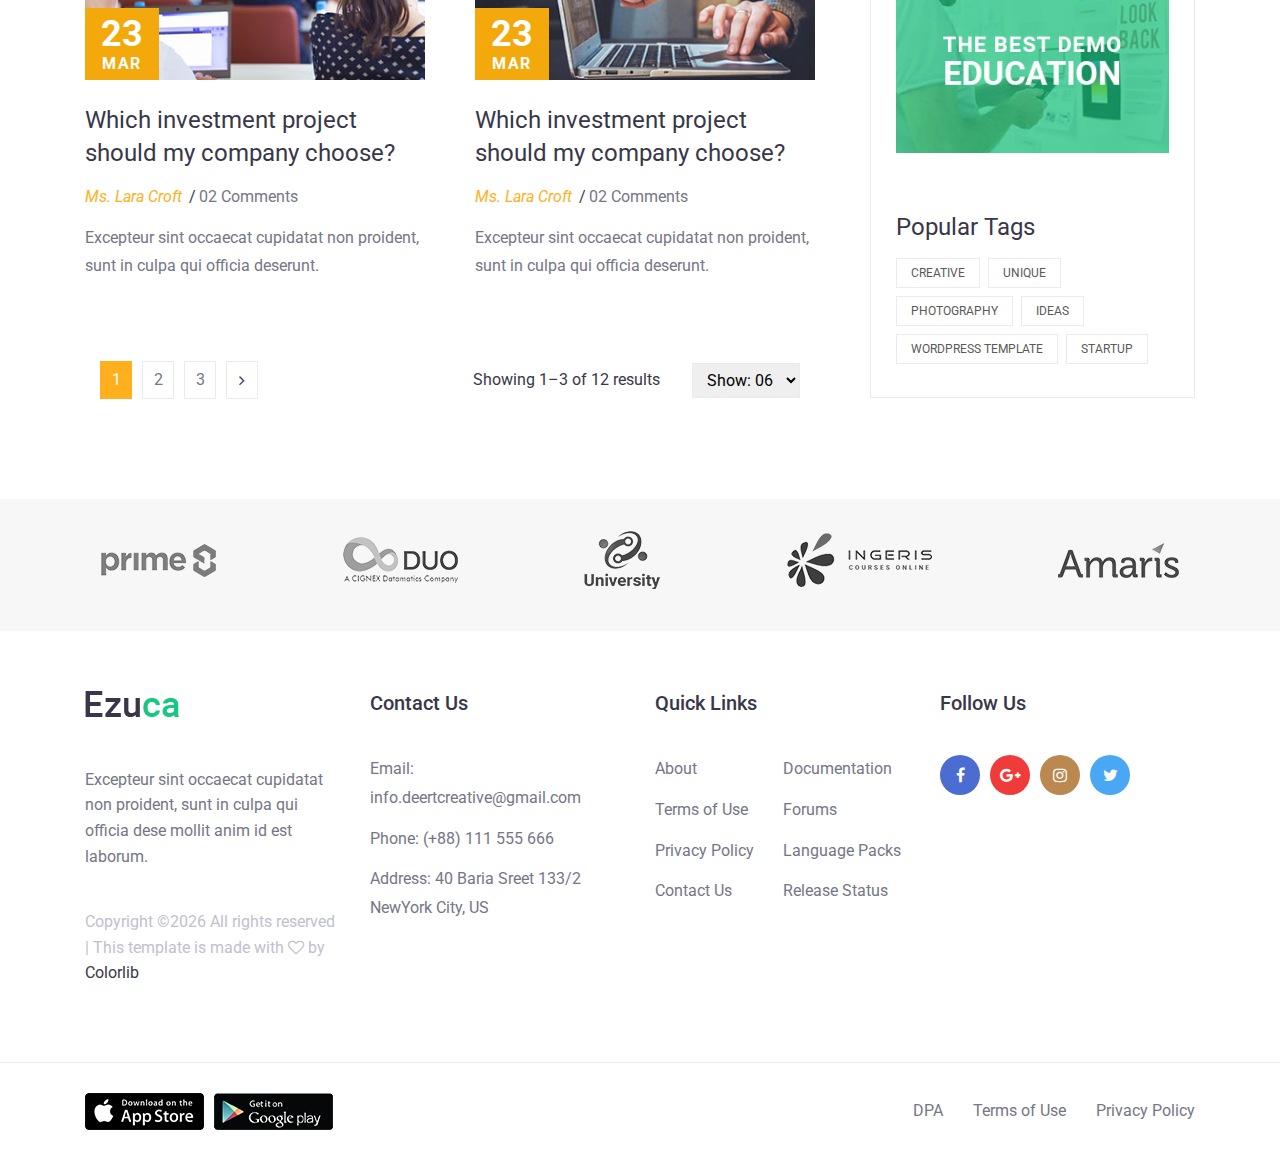
<file: blog.html>
<!DOCTYPE html>
<html lang="en">
<head>
    <title>Hello World</title>

    <!-- Required meta tags -->
    <meta charset="utf-8">
    <meta name="viewport" content="width=device-width, initial-scale=1, shrink-to-fit=no">

    <!-- Bootstrap CSS -->
    <link rel="stylesheet" href="css/bootstrap.min.css">

    <!-- FontAwesome CSS -->
    <link rel="stylesheet" href="css/font-awesome.min.css">

    <!-- ElegantFonts CSS -->
    <link rel="stylesheet" href="css/elegant-fonts.css">

    <!-- themify-icons CSS -->
    <link rel="stylesheet" href="css/themify-icons.css">

    <!-- Swiper CSS -->
    <link rel="stylesheet" href="css/swiper.min.css">

    <!-- Styles -->
    <link rel="stylesheet" href="style.css">
</head>
<body class="blog-page">
    <div class="page-header">
        <header class="site-header">
            <div class="top-header-bar">
                <div class="container-fluid">
                    <div class="row">
                        <div class="col-12 col-lg-6 d-none d-md-flex flex-wrap justify-content-center justify-content-lg-start mb-3 mb-lg-0">
                            <div class="header-bar-email d-flex align-items-center">
                                <i class="fa fa-envelope"></i><a href="#">tuanna.design@gmail.com</a>
                            </div><!-- .header-bar-email -->

                            <div class="header-bar-text lg-flex align-items-center">
                                <p><i class="fa fa-phone"></i>001-1234-88888 </p>
                            </div><!-- .header-bar-text -->
                        </div><!-- .col -->

                        <div class="col-12 col-lg-6 d-flex flex-wrap justify-content-center justify-content-lg-end align-items-center">
                            <div class="header-bar-search">
                                <form class="flex align-items-stretch">
                                    <input type="search" placeholder="What would you like to learn?">
                                    <button type="submit" value="" class="flex justify-content-center align-items-center"><i class="fa fa-search"></i></button>
                                </form>
                            </div><!-- .header-bar-search -->

                            <div class="header-bar-menu">
                                <ul class="flex justify-content-center align-items-center py-2 pt-md-0">
                                    <li><a href="#">Register</a></li>
                                    <li><a href="#">Login</a></li>
                                </ul>
                            </div><!-- .header-bar-menu -->
                        </div><!-- .col -->
                    </div><!-- .row -->
                </div><!-- .container-fluid -->
            </div><!-- .top-header-bar -->

            <div class="nav-bar">
                <div class="container">
                    <div class="row">
                        <div class="col-9 col-lg-3">
                            <div class="site-branding">
                                <h1 class="site-title"><a href="index.html" rel="home">Ezu<span>ca</span></a></h1>
                            </div><!-- .site-branding -->
                        </div><!-- .col -->

                        <div class="col-3 col-lg-9 flex justify-content-end align-content-center">
                            <nav class="site-navigation flex justify-content-end align-items-center">
                                <ul class="flex flex-column flex-lg-row justify-content-lg-end align-content-center">
                                    <li class="current-menu-item"><a href="index.html">Home</a></li>
                                    <li><a href="#">About</a></li>
                                    <li><a href="#">Courses</a></li>
                                    <li><a href="#">blog</a></li>
                                    <li><a href="#">Contact</a></li>
                                </ul>

                                <div class="hamburger-menu d-lg-none">
                                    <span></span>
                                    <span></span>
                                    <span></span>
                                    <span></span>
                                </div><!-- .hamburger-menu -->

                                <div class="header-bar-cart">
                                    <a href="#" class="flex justify-content-center align-items-center"><span aria-hidden="true" class="icon_bag_alt"></span></a>
                                </div><!-- .header-bar-search -->
                            </nav><!-- .site-navigation -->
                        </div><!-- .col -->
                    </div><!-- .row -->
                </div><!-- .container -->
            </div><!-- .nav-bar -->
        </header><!-- .site-header -->

        <div class="page-header-overlay">
            <div class="container">
                <div class="row">
                    <div class="col-12">
                        <header class="entry-header">
                            <h1>BLOG GRID</h1>
                        </header><!-- .entry-header -->
                    </div><!-- .col -->
                </div><!-- .row -->
            </div><!-- .container -->
        </div><!-- .page-header-overlay -->
    </div><!-- .page-header -->

    <div class="container">
        <div class="row">
            <div class="col-12">
                <div class="breadcrumbs">
                    <ul class="flex flex-wrap align-items-center p-0 m-0">
                        <li><a href="#"><i class="fa fa-home"></i> Home</a></li>
                        <li>Blog Grid</li>
                    </ul>
                </div><!-- .breadcrumbs -->
            </div><!-- .col -->
        </div><!-- .row -->

        <div class="row">
            <div class="col-12 col-lg-8">
                <div class="blog-posts">
                    <div class="row mx-m-25">
                        <div class="col-12 col-md-6 px-25">
                            <div class="blog-post-content">
                                <figure class="blog-post-thumbnail position-relative m-0">
                                    <a href="#"><img src="images/b-1.jpg" alt=""></a>

                                    <div class="posted-date position-absolute">
                                        <div class="day">23</div>
                                        <div class="month">mar</div>
                                    </div>
                                </figure><!-- .blog-post-thumbnail -->

                                <div class="blog-post-content-wrap">
                                    <header class="entry-header">
                                        <h2 class="entry-title"><a href="#">Which investment project should my company choose?</a></h2>

                                        <div class="entry-meta flex align-items-center">
                                            <div class="post-author"><a href="#">Ms. Lara Croft </a></div>

                                            <div class="post-comments"><a href="#">02 Comments</a></div>
                                        </div><!-- .entry-meta -->
                                    </header><!-- .entry-header -->

                                    <div class="entry-content">
                                        <p>Excepteur sint occaecat cupidatat non proident, sunt in culpa qui officia deserunt.</p>
                                    </div><!-- .entry-content -->
                                </div><!-- .blog-post-content-wrap -->
                            </div><!-- .blog-post-content -->
                        </div><!-- .col -->

                        <div class="col-12 col-md-6 px-25">
                            <div class="blog-post-content">
                                <figure class="blog-post-thumbnail position-relative m-0">
                                    <a href="#"><img src="images/b-2.jpg" alt=""></a>

                                    <div class="posted-date position-absolute">
                                        <div class="day">23</div>
                                        <div class="month">mar</div>
                                    </div>
                                </figure><!-- .blog-post-thumbnail -->

                                <div class="blog-post-content-wrap">
                                    <header class="entry-header">
                                        <h2 class="entry-title"><a href="#">Which investment project should my company choose?</a></h2>

                                        <div class="entry-meta flex align-items-center">
                                            <div class="post-author"><a href="#">Ms. Lara Croft </a></div>

                                            <div class="post-comments"><a href="#">02 Comments</a></div>
                                        </div><!-- .entry-meta -->
                                    </header><!-- .entry-header -->

                                    <div class="entry-content">
                                        <p>Excepteur sint occaecat cupidatat non proident, sunt in culpa qui officia deserunt.</p>
                                    </div><!-- .entry-content -->
                                </div><!-- .blog-post-content-wrap -->
                            </div><!-- .blog-post-content -->
                        </div><!-- .col -->

                        <div class="col-12 col-md-6 px-25">
                            <div class="blog-post-content">
                                <figure class="blog-post-thumbnail position-relative m-0">
                                    <a href="#"><img src="images/b-3.jpg" alt=""></a>

                                    <div class="posted-date position-absolute">
                                        <div class="day">23</div>
                                        <div class="month">mar</div>
                                    </div>
                                </figure><!-- .blog-post-thumbnail -->

                                <div class="blog-post-content-wrap">
                                    <header class="entry-header">
                                        <h2 class="entry-title"><a href="#">Which investment project should my company choose?</a></h2>

                                        <div class="entry-meta flex align-items-center">
                                            <div class="post-author"><a href="#">Ms. Lara Croft </a></div>

                                            <div class="post-comments"><a href="#">02 Comments</a></div>
                                        </div><!-- .entry-meta -->
                                    </header><!-- .entry-header -->

                                    <div class="entry-content">
                                        <p>Excepteur sint occaecat cupidatat non proident, sunt in culpa qui officia deserunt.</p>
                                    </div><!-- .entry-content -->
                                </div><!-- .blog-post-content-wrap -->
                            </div><!-- .blog-post-content -->
                        </div><!-- .col -->

                        <div class="col-12 col-md-6 px-25">
                            <div class="blog-post-content">
                                <figure class="blog-post-thumbnail position-relative m-0">
                                    <a href="#"><img src="images/b-4.jpg" alt=""></a>

                                    <div class="posted-date position-absolute">
                                        <div class="day">23</div>
                                        <div class="month">mar</div>
                                    </div>
                                </figure><!-- .blog-post-thumbnail -->

                                <div class="blog-post-content-wrap">
                                    <header class="entry-header">
                                        <h2 class="entry-title"><a href="#">Which investment project should my company choose?</a></h2>

                                        <div class="entry-meta flex align-items-center">
                                            <div class="post-author"><a href="#">Ms. Lara Croft </a></div>

                                            <div class="post-comments"><a href="#">02 Comments</a></div>
                                        </div><!-- .entry-meta -->
                                    </header><!-- .entry-header -->

                                    <div class="entry-content">
                                        <p>Excepteur sint occaecat cupidatat non proident, sunt in culpa qui officia deserunt.</p>
                                    </div><!-- .entry-content -->
                                </div><!-- .blog-post-content-wrap -->
                            </div><!-- .blog-post-content -->
                        </div><!-- .col -->

                        <div class="col-12 col-md-6 px-25">
                            <div class="blog-post-content">
                                <figure class="blog-post-thumbnail position-relative m-0">
                                    <a href="#"><img src="images/b-5.jpg" alt=""></a>

                                    <div class="posted-date position-absolute">
                                        <div class="day">23</div>
                                        <div class="month">mar</div>
                                    </div>
                                </figure><!-- .blog-post-thumbnail -->

                                <div class="blog-post-content-wrap">
                                    <header class="entry-header">
                                        <h2 class="entry-title"><a href="#">Which investment project should my company choose?</a></h2>

                                        <div class="entry-meta flex align-items-center">
                                            <div class="post-author"><a href="#">Ms. Lara Croft </a></div>

                                            <div class="post-comments"><a href="#">02 Comments</a></div>
                                        </div><!-- .entry-meta -->
                                    </header><!-- .entry-header -->

                                    <div class="entry-content">
                                        <p>Excepteur sint occaecat cupidatat non proident, sunt in culpa qui officia deserunt.</p>
                                    </div><!-- .entry-content -->
                                </div><!-- .blog-post-content-wrap -->
                            </div><!-- .blog-post-content -->
                        </div><!-- .col -->

                        <div class="col-12 col-md-6 px-25">
                            <div class="blog-post-content">
                                <figure class="blog-post-thumbnail position-relative m-0">
                                    <a href="#"><img src="images/b-6.jpg" alt=""></a>

                                    <div class="posted-date position-absolute">
                                        <div class="day">23</div>
                                        <div class="month">mar</div>
                                    </div>
                                </figure><!-- .blog-post-thumbnail -->

                                <div class="blog-post-content-wrap">
                                    <header class="entry-header">
                                        <h2 class="entry-title"><a href="#">Which investment project should my company choose?</a></h2>

                                        <div class="entry-meta flex align-items-center">
                                            <div class="post-author"><a href="#">Ms. Lara Croft </a></div>

                                            <div class="post-comments"><a href="#">02 Comments</a></div>
                                        </div><!-- .entry-meta -->
                                    </header><!-- .entry-header -->

                                    <div class="entry-content">
                                        <p>Excepteur sint occaecat cupidatat non proident, sunt in culpa qui officia deserunt.</p>
                                    </div><!-- .entry-content -->
                                </div><!-- .blog-post-content-wrap -->
                            </div><!-- .blog-post-content -->
                        </div><!-- .col -->
                    </div><!-- .blog-posts -->
                </div><!-- .col -->

                <div class="pagination flex flex-wrap justify-content-between align-items-center">
                    <div class="col-12 col-lg-4 order-2 order-lg-1 mt-3 mt-lg-0">
                        <ul class="flex flex-wrap align-items-center order-2 order-lg-1 p-0 m-0">
                            <li class="active"><a href="#">1</a></li>
                            <li><a href="#">2</a></li>
                            <li><a href="#">3</a></li>
                            <li><a href="#"><i class="fa fa-angle-right"></i></a></li>
                        </ul>
                    </div>

                    <div class="col-12 flex justify-content-start justify-content-lg-end col-lg-8 order-1 order-lg-2">
                        <div class="pagination-results flex flex-wrap align-items-center">
                            <p class="m-0">Showing 1–3 of 12 results</p>

                            <form>
                                <select>
                                    <option>Show: 06</option>
                                    <option>Show: 12</option>
                                    <option>Show: 18</option>
                                    <option>Show: 24</option>
                                </select>
                            </form>
                        </div><!-- .pagination-results -->
                    </div>
                </div><!-- .pagination -->
            </div><!-- .col -->

            <div class="col-12 col-lg-4">
                <div class="sidebar">
                    <div class="search-widget">
                        <form class="flex flex-wrap align-items-center">
                            <input type="search" placeholder="Search...">
                            <button type="submit" class="flex justify-content-center align-items-center"><i class="fa fa-search"></i></button>
                        </form><!-- .flex -->
                    </div><!-- .search-widget -->

                    <div class="cat-links">
                        <h2>Categories</h2>

                        <ul class="p-0 m-0">
                            <li><a href="#">Business</a></li>
                            <li><a href="#">Design</a></li>
                            <li><a href="#">Marketing</a></li>
                            <li><a href="#">MBA Courses</a></li>
                            <li><a href="#">Technology</a></li>
                            <li><a href="#">Web Development</a></li>
                        </ul>
                    </div><!-- .cat-links -->

                    <div class="latest-courses">
                        <h2>Latest Courses</h2>

                        <ul class="p-0 m-0">
                            <li class="flex flex-wrap justify-content-between align-items-start">
                                <img src="images/t-1.jpg" alt="">

                                <div class="content-wrap">
                                    <h3><a href="#">The Complete Financial Analyst Training</a></h3>

                                    <div class="course-cost free-cost">Free</div>
                                </div><!-- .content-wrap -->
                            </li>

                            <li class="flex flex-wrap justify-content-between align-items-start">
                                <img src="images/t-2.jpg" alt="">

                                <div class="content-wrap">
                                    <h3><a href="#">Complete Java
                                        Masterclass</a></h3>

                                    <div class="course-cost free-cost">Free</div>
                                </div><!-- .content-wrap -->
                            </li>

                            <li class="flex flex-wrap justify-content-between align-items-start">
                                <img src="images/t-3.jpg" alt="">

                                <div class="content-wrap">
                                    <h3><a href="#">The Complete Digital Marketing Course</a></h3>

                                    <div class="course-cost">$24</div>
                                </div><!-- .content-wrap -->
                            </li>

                            <li class="flex flex-wrap justify-content-between align-items-start">
                                <img src="images/t-4.jpg" alt="">

                                <div class="content-wrap">
                                    <h3><a href="#">Photoshop CC 2018
                                        MasterClass</a></h3>

                                    <div class="course-cost">$18</div>
                                </div><!-- .content-wrap -->
                            </li>
                        </ul>
                    </div><!-- .latest-courses -->

                    <div class="ads">
                        <img src="images/ads.jpg" alt="">
                    </div><!-- .ads -->

                    <div class="popular-tags">
                        <h2>Popular Tags</h2>

                        <ul class="flex flex-wrap align-items-center p-0 m-0">
                            <li><a href="#">Creative</a></li>
                            <li><a href="#">Unique</a></li>
                            <li><a href="#">Photography</a></li>
                            <li><a href="#">ideas</a></li>
                            <li><a href="#">Wordpress Template</a></li>
                            <li><a href="#">startup</a></li>
                        </ul>
                    </div><!-- .popular-tags -->
                </div><!-- .sidebar -->
            </div><!-- .col -->
        </div><!-- .row -->
    </div><!-- .container -->

    <div class="clients-logo">
        <div class="container">
            <div class="row">
                <div class="col-12 flex flex-wrap justify-content-center justify-content-lg-between align-items-center">
                    <div class="logo-wrap">
                        <img src="images/logo-1.png" alt="">
                    </div><!-- .logo-wrap -->

                    <div class="logo-wrap">
                        <img src="images/logo-2.png" alt="">
                    </div><!-- .logo-wrap -->

                    <div class="logo-wrap">
                        <img src="images/logo-3.png" alt="">
                    </div><!-- .logo-wrap -->

                    <div class="logo-wrap">
                        <img src="images/logo-4.png" alt="">
                    </div><!-- .logo-wrap -->

                    <div class="logo-wrap">
                        <img src="images/logo-5.png" alt="">
                    </div><!-- .logo-wrap -->
                </div><!-- .col -->
            </div><!-- .row -->
        </div><!-- .container -->
    </div><!-- .clients-logo -->

    <footer class="site-footer">
        <div class="footer-widgets">
            <div class="container">
                <div class="row">
                    <div class="col-12 col-md-6 col-lg-3">
                        <div class="foot-about">
                            <a class="foot-logo" href="#"><img src="images/foot-logo.png" alt=""></a>

                            <p>Excepteur sint occaecat cupidatat non proident, sunt in culpa qui officia dese mollit anim id est laborum. </p>

                            <p class="footer-copyright"><!-- Link back to Colorlib can't be removed. Template is licensed under CC BY 3.0. -->
Copyright &copy;<script>document.write(new Date().getFullYear());</script> All rights reserved | This template is made with <i class="fa fa-heart-o" aria-hidden="true"></i> by <a href="https://colorlib.com" target="_blank">Colorlib</a>
<!-- Link back to Colorlib can't be removed. Template is licensed under CC BY 3.0. --></p>
                        </div><!-- .foot-about -->
                    </div><!-- .col -->

                    <div class="col-12 col-md-6 col-lg-3 mt-5 mt-md-0">
                        <div class="foot-contact">
                            <h2>Contact Us</h2>

                            <ul>
                                <li>Email: info.deertcreative@gmail.com</li>
                                <li>Phone: (+88) 111 555 666</li>
                                <li>Address: 40 Baria Sreet 133/2 NewYork City, US</li>
                            </ul>
                        </div><!-- .foot-contact -->
                    </div><!-- .col -->

                    <div class="col-12 col-md-6 col-lg-3 mt-5 mt-lg-0">
                        <div class="quick-links flex flex-wrap">
                            <h2 class="w-100">Quick Links</h2>

                            <ul class="w-50">
                                <li><a href="#">About </a></li>
                                <li><a href="#">Terms of Use </a></li>
                                <li><a href="#">Privacy Policy </a></li>
                                <li><a href="#">Contact Us</a></li>
                            </ul>

                            <ul class="w-50">
                                <li><a href="#">Documentation</a></li>
                                <li><a href="#">Forums</a></li>
                                <li><a href="#">Language Packs</a></li>
                                <li><a href="#">Release Status</a></li>
                            </ul>
                        </div><!-- .quick-links -->
                    </div><!-- .col -->

                    <div class="col-12 col-md-6 col-lg-3 mt-5 mt-lg-0">
                        <div class="follow-us">
                            <h2>Follow Us</h2>

                            <ul class="follow-us flex flex-wrap align-items-center">
                                <li><a href="#"><i class="fa fa-facebook"></i></a></li>
                                <li><a href="#"><i class="fa fa-google-plus"></i></a></li>
                                <li><a href="#"><i class="fa fa-instagram"></i></a></li>
                                <li><a href="#"><i class="fa fa-twitter"></i></a></li>
                            </ul>
                        </div><!-- .quick-links -->
                    </div><!-- .col -->
                </div><!-- .row -->
            </div><!-- .container -->
        </div><!-- .footer-widgets -->

        <div class="footer-bar">
            <div class="container">
                <div class="row flex-wrap justify-content-center justify-content-lg-between align-items-center">
                    <div class="col-12 col-lg-6">
                        <div class="download-apps flex flex-wrap justify-content-center justify-content-lg-start align-items-center">
                            <a href="#"><img src="images/app-store.png" alt=""></a>
                            <a href="#"><img src="images/play-store.png" alt=""></a>
                        </div><!-- .download-apps -->

                    </div>

                    <div class="col-12 col-lg-6 mt-4 mt-lg-0">
                        <div class="footer-bar-nav">
                            <ul class="flex flex-wrap justify-content-center justify-content-lg-end align-items-center">
                                <li><a href="#">DPA</a></li>
                                <li><a href="#">Terms of Use</a></li>
                                <li><a href="#">Privacy Policy</a></li>
                            </ul>
                        </div><!-- .footer-bar-nav -->
                    </div><!-- .col-12 -->
                </div><!-- .row -->
            </div><!-- .container -->
        </div><!-- .footer-bar -->
    </footer><!-- .site-footer -->

    <script type='text/javascript' src='js/jquery.js'></script>
    <script type='text/javascript' src='js/swiper.min.js'></script>
    <script type='text/javascript' src='js/masonry.pkgd.min.js'></script>
    <script type='text/javascript' src='js/jquery.collapsible.min.js'></script>
    <script type='text/javascript' src='js/custom.js'></script>

</body>
</html>
</file>
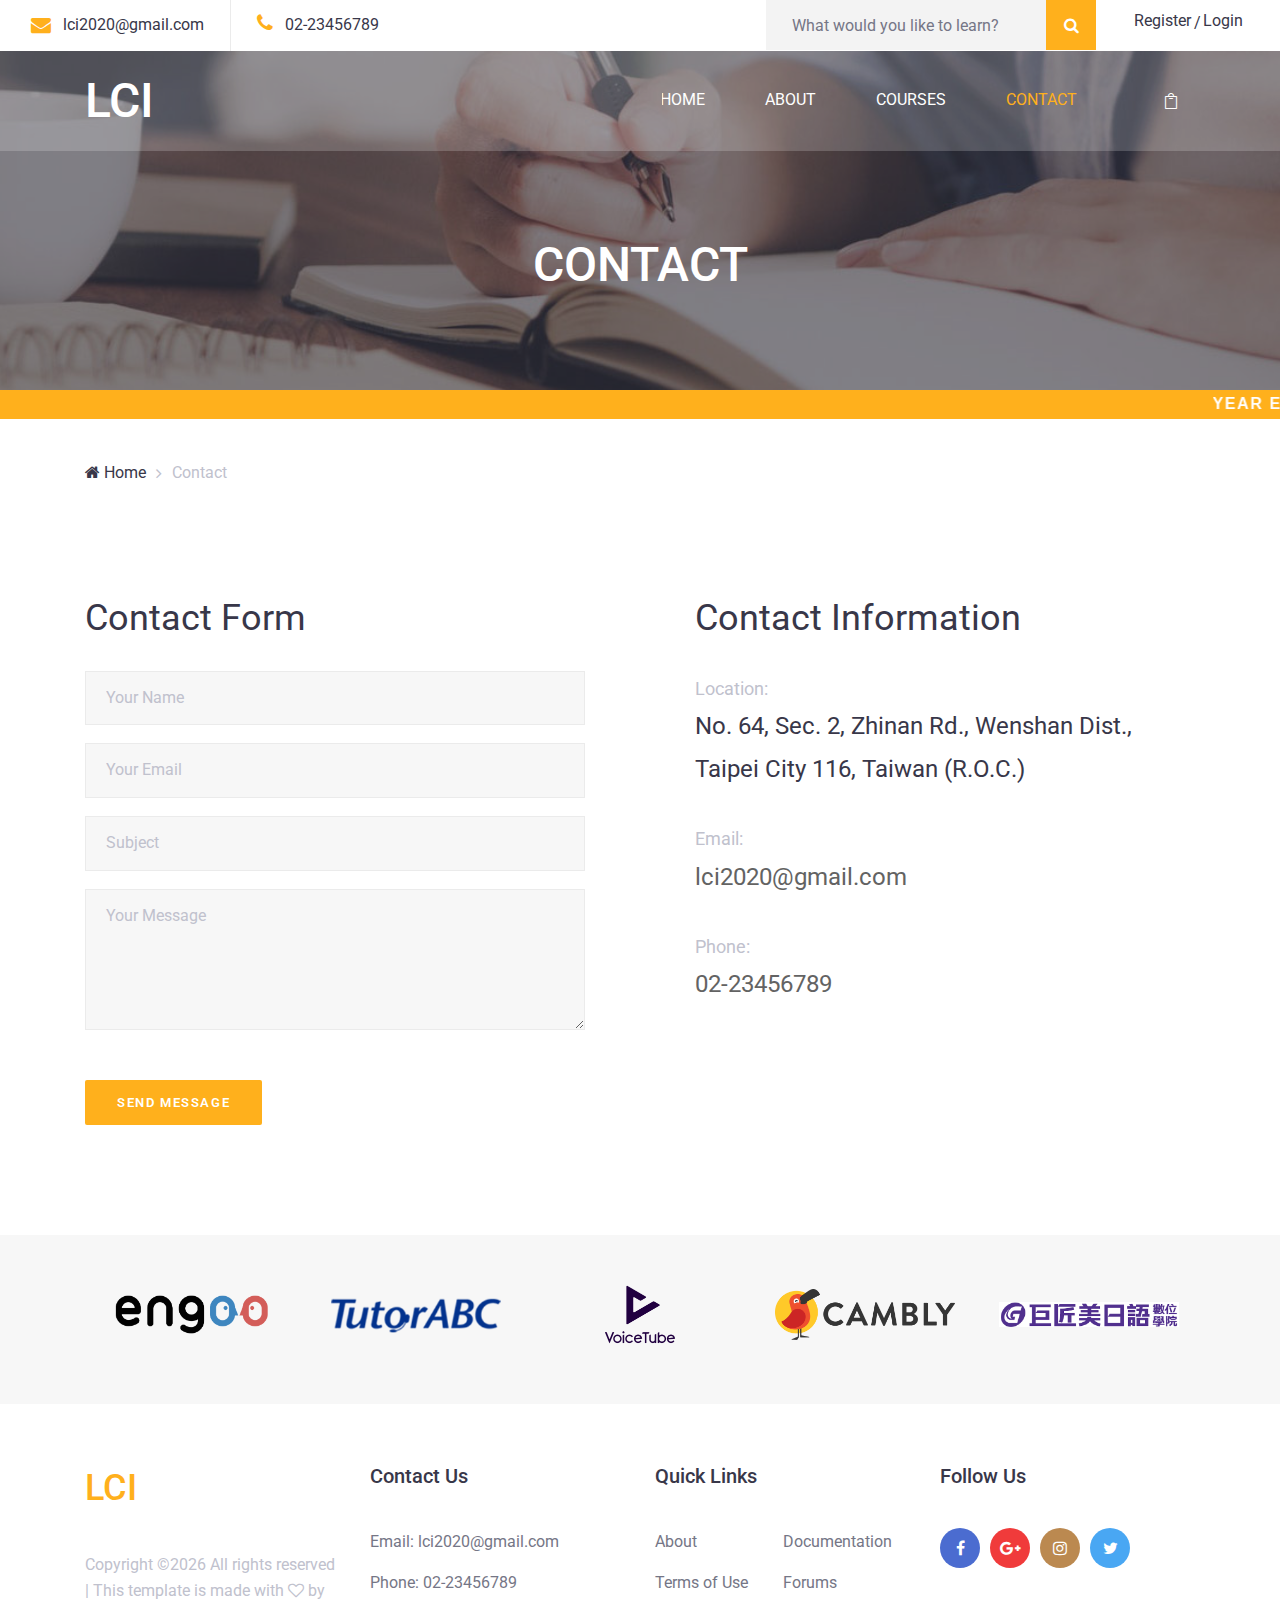
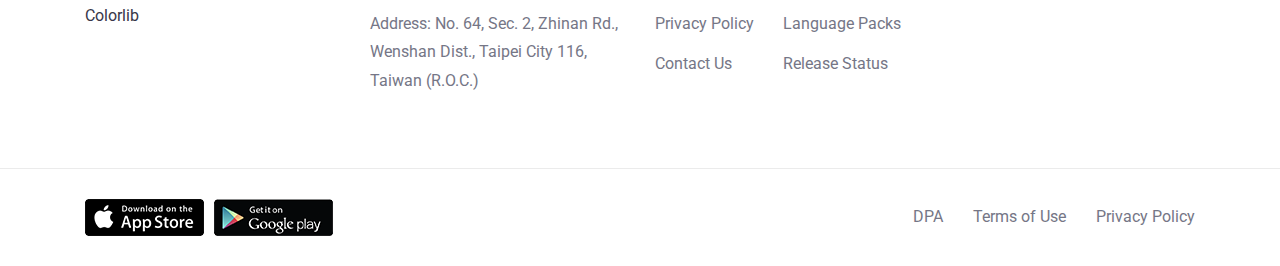
<file: contact.html>
<!DOCTYPE html>
<html lang="en">
<head>
    <title>Contact Us</title>

    <!-- Required meta tags -->
    <meta charset="utf-8">
    <meta name="viewport" content="width=device-width, initial-scale=1, shrink-to-fit=no">

    <!-- Bootstrap CSS -->
    <link rel="stylesheet" href="css/bootstrap.min.css">

    <!-- FontAwesome CSS -->
    <link rel="stylesheet" href="css/font-awesome.min.css">

    <!-- ElegantFonts CSS -->
    <link rel="stylesheet" href="css/elegant-fonts.css">

    <!-- themify-icons CSS -->
    <link rel="stylesheet" href="css/themify-icons.css">

    <!-- Swiper CSS -->
    <link rel="stylesheet" href="css/swiper.min.css">

    <!-- Styles -->
    <link rel="stylesheet" href="style.css">
</head>
<body class="contact-page">
    <div class="page-header">
        <header class="site-header">
            <div class="top-header-bar">
                <div class="container-fluid">
                    <div class="row">
                        <div class="col-12 col-lg-6 d-none d-md-flex flex-wrap justify-content-center justify-content-lg-start mb-3 mb-lg-0">
                            <div class="header-bar-email d-flex align-items-center">
                                <i class="fa fa-envelope"></i><a href="#">lci2020@gmail.com</a>
                            </div><!-- .header-bar-email -->

                            <div class="header-bar-text lg-flex align-items-center">
                                <p><i class="fa fa-phone"></i>02-23456789 </p>
                            </div><!-- .header-bar-text -->
                        </div><!-- .col -->

                        <div class="col-12 col-lg-6 d-flex flex-wrap justify-content-center justify-content-lg-end align-items-center">
                            <div class="header-bar-search">
                                <form class="flex align-items-stretch">
                                    <input type="search" placeholder="What would you like to learn?">
                                    <button type="submit" value="" class="flex justify-content-center align-items-center"><i class="fa fa-search"></i></button>
                                </form>
                            </div><!-- .header-bar-search -->

                            <div class="header-bar-menu">
                                <ul class="flex justify-content-center align-items-center py-2 pt-md-0">
                                    <li><a href="#">Register</a></li>
                                    <li><a href="#">Login</a></li>
                                </ul>
                            </div><!-- .header-bar-menu -->
                        </div><!-- .col -->
                    </div><!-- .row -->
                </div><!-- .container-fluid -->
            </div><!-- .top-header-bar -->

            <div class="nav-bar">
                <div class="container">
                    <div class="row">
                        <div class="col-9 col-lg-3">
                            <div class="site-branding">
                                <h1 class="site-title"><a href="index.html" rel="home">LCI<span></span></a></h1>
                            </div><!-- .site-branding -->
                        </div><!-- .col -->

                        <div class="col-3 col-lg-9 flex justify-content-end align-content-center">
                            <nav class="site-navigation flex justify-content-end align-items-center">
                                <ul class="flex flex-column flex-lg-row justify-content-lg-end align-content-center">
                                    <li><a href="index.html">Home</a></li>
                                    <li><a href="about.html">About</a></li>
                                    <li><a href="courses.html">Courses</a></li>
                                    <li class="current-menu-item"><a href="contact.html">Contact</a></li>
                                </ul>

                                <div class="hamburger-menu d-lg-none">
                                    <span></span>
                                    <span></span>
                                    <span></span>
                                    <span></span>
                                </div><!-- .hamburger-menu -->

                                <div class="header-bar-cart">
                                    <a href="#" class="flex justify-content-center align-items-center"><span aria-hidden="true" class="icon_bag_alt"></span></a>
                                </div><!-- .header-bar-search -->
                            </nav><!-- .site-navigation -->
                        </div><!-- .col -->
                    </div><!-- .row -->
                </div><!-- .container -->
            </div><!-- .nav-bar -->
        </header><!-- .site-header -->

        <div class="page-header-overlay">
            <div class="container">
                <div class="row">
                    <div class="col-12">
                        <header class="entry-header">
                            <h1>CONTACT</h1>
                        </header><!-- .entry-header -->
                    </div><!-- .col -->
                </div><!-- .row -->
            </div><!-- .container -->
        </div><!-- .page-header-overlay -->
    </div><!-- .page-header -->

    <div class="ad-marquee">
        <marquee bgcolor =#FFB01C hspace =“30” scrollamount ="8">
            <a href="single-courses.html">YEAR END SALE!!! Only NT$930 per month for ENGOO's business courses!!!</a>
        </marquee>
    </div>

    <div class="container">
        <div class="row">
            <div class="col-12">
                <div class="breadcrumbs">
                    <ul class="flex flex-wrap align-items-center p-0 m-0">
                        <li><a href="index.html"><i class="fa fa-home"></i> Home</a></li>
                        <li>Contact</li>
                    </ul>
                </div><!-- .breadcrumbs -->
            </div><!-- .col -->
        </div><!-- .row -->

        <div class="row justify-content-between">
            <div class="col-12 col-lg-6">
                <div class="contact-form">
                    <h3>Contact Form</h3>

                    <form>
                        <input type="text" placeholder="Your Name">
                        <input type="email" placeholder="Your Email">
                        <input type="text" placeholder="Subject">
                        <textarea placeholder="Your Message" rows="4"></textarea>
                        <input type="submit" value="Send Message">
                    </form>
                </div><!-- .contact-form -->
            </div><!-- .col -->

            <div class="col-12 col-lg-6">
                <div class="contact-info">
                    <h3>Contact Information</h3>
                    <ul class="p-0 m-0">
                        <li><span>Location: </span>No. 64, Sec. 2, Zhinan Rd., Wenshan Dist., Taipei City 116, Taiwan (R.O.C.)</li>
                        <li><span>Email: </span><a href="#">lci2020@gmail.com</a></li>
                        <li><span>Phone: </span><a href="#">02-23456789</a></li>
                    </ul>
                </div><!-- .contact-info -->
            </div><!-- .col -->
        </div><!-- .row -->
    </div><!-- .container -->

    <div class="clients-logo">
        <div class="container">
            <div class="row">
                <div class="col-12 flex flex-wrap justify-content-center justify-content-lg-between align-items-center">
                    <div class="logo-wrap">
                        <a href="https://engoo.com.tw/"><img src="images/engoo.jpg" alt="ENGOO" width="180"></a>
                    </div><!-- .logo-wrap -->

                    <div class="logo-wrap">
                        <a href="https://www.tutorabc.com/OfficialSite/zh-TW"><img src="images/tutorABC.png" alt="TUTORABC" width="180"></a>
                    </div><!-- .logo-wrap -->

                    <div class="logo-wrap">
                        <a href="https://tw.voicetube.com/"><img src="images/voicetube.png" alt="VOICETUBE" width="180"></a>
                    </div><!-- .logo-wrap -->

                    <div class="logo-wrap">
                        <a href="https://www.cambly.com/english?lang=zh_TW"><img src="images/cambly.png" alt="CMABLY" width="180"></a>
                    </div><!-- .logo-wrap -->

                    <div class="logo-wrap">
                        <a href="https://www.pcschool.tv/soeasyedu/"><img src="images/巨匠.png" alt="PCSCHOOL" width="180"></a>
                    </div><!-- .logo-wrap -->
                </div><!-- .col -->
            </div><!-- .row -->
        </div><!-- .container -->
    </div><!-- .clients-logo -->

    <footer class="site-footer">
        <div class="footer-widgets">
            <div class="container">
                <div class="row">
                    <div class="col-12 col-md-6 col-lg-3">
                        <div class="foot-about">
                            <h1 class="site-title"><a href="index.html" rel="home"><span>LCI</span></a></h1>
                            <p class="footer-copyright"><!-- Link back to Colorlib can't be removed. Template is licensed under CC BY 3.0. -->
Copyright &copy;<script>document.write(new Date().getFullYear());</script> All rights reserved | This template is made with <i class="fa fa-heart-o" aria-hidden="true"></i> by <a href="https://colorlib.com" target="_blank">Colorlib</a>
<!-- Link back to Colorlib can't be removed. Template is licensed under CC BY 3.0. --></p>
                        </div><!-- .foot-about -->
                    </div><!-- .col -->

                    <div class="col-12 col-md-6 col-lg-3 mt-5 mt-md-0">
                        <div class="foot-contact">
                            <h2>Contact Us</h2>

                            <ul>
                                <li>Email: lci2020@gmail.com</li>
                                <li>Phone: 02-23456789</li>
                                <li>Address: No. 64, Sec. 2, Zhinan Rd., Wenshan Dist., Taipei City 116, Taiwan (R.O.C.)</li>
                            </ul>
                        </div><!-- .foot-contact -->
                    </div><!-- .col -->

                    <div class="col-12 col-md-6 col-lg-3 mt-5 mt-lg-0">
                        <div class="quick-links flex flex-wrap">
                            <h2 class="w-100">Quick Links</h2>

                            <ul class="w-50">
                                <li><a href="about.html">About </a></li>
                                <li><a href="#">Terms of Use </a></li>
                                <li><a href="#">Privacy Policy </a></li>
                                <li><a href="contact.html">Contact Us</a></li>
                            </ul>

                            <ul class="w-50">
                                <li><a href="#">Documentation</a></li>
                                <li><a href="#">Forums</a></li>
                                <li><a href="#">Language Packs</a></li>
                                <li><a href="#">Release Status</a></li>
                            </ul>
                        </div><!-- .quick-links -->
                    </div><!-- .col -->

                    <div class="col-12 col-md-6 col-lg-3 mt-5 mt-lg-0">
                        <div class="follow-us">
                            <h2>Follow Us</h2>

                            <ul class="follow-us flex flex-wrap align-items-center">
                                <li><a href="#"><i class="fa fa-facebook"></i></a></li>
                                <li><a href="#"><i class="fa fa-google-plus"></i></a></li>
                                <li><a href="#"><i class="fa fa-instagram"></i></a></li>
                                <li><a href="#"><i class="fa fa-twitter"></i></a></li>
                            </ul>
                        </div><!-- .quick-links -->
                    </div><!-- .col -->
                </div><!-- .row -->
            </div><!-- .container -->
        </div><!-- .footer-widgets -->

        <div class="footer-bar">
            <div class="container">
                <div class="row flex-wrap justify-content-center justify-content-lg-between align-items-center">
                    <div class="col-12 col-lg-6">
                        <div class="download-apps flex flex-wrap justify-content-center justify-content-lg-start align-items-center">
                            <a href="#"><img src="images/app-store.png" alt=""></a>
                            <a href="#"><img src="images/play-store.png" alt=""></a>
                        </div><!-- .download-apps -->

                    </div>

                    <div class="col-12 col-lg-6 mt-4 mt-lg-0">
                        <div class="footer-bar-nav">
                            <ul class="flex flex-wrap justify-content-center justify-content-lg-end align-items-center">
                                <li><a href="#">DPA</a></li>
                                <li><a href="#">Terms of Use</a></li>
                                <li><a href="#">Privacy Policy</a></li>
                            </ul>
                        </div><!-- .footer-bar-nav -->
                    </div><!-- .col-12 -->
                </div><!-- .row -->
            </div><!-- .container -->
        </div><!-- .footer-bar -->
    </footer><!-- .site-footer -->

    <script type='text/javascript' src='js/jquery.js'></script>
    <script type='text/javascript' src='js/swiper.min.js'></script>
    <script type='text/javascript' src='js/masonry.pkgd.min.js'></script>
    <script type='text/javascript' src='js/jquery.collapsible.min.js'></script>
    <script type='text/javascript' src='js/custom.js'></script>

</body>
</html>
</file>
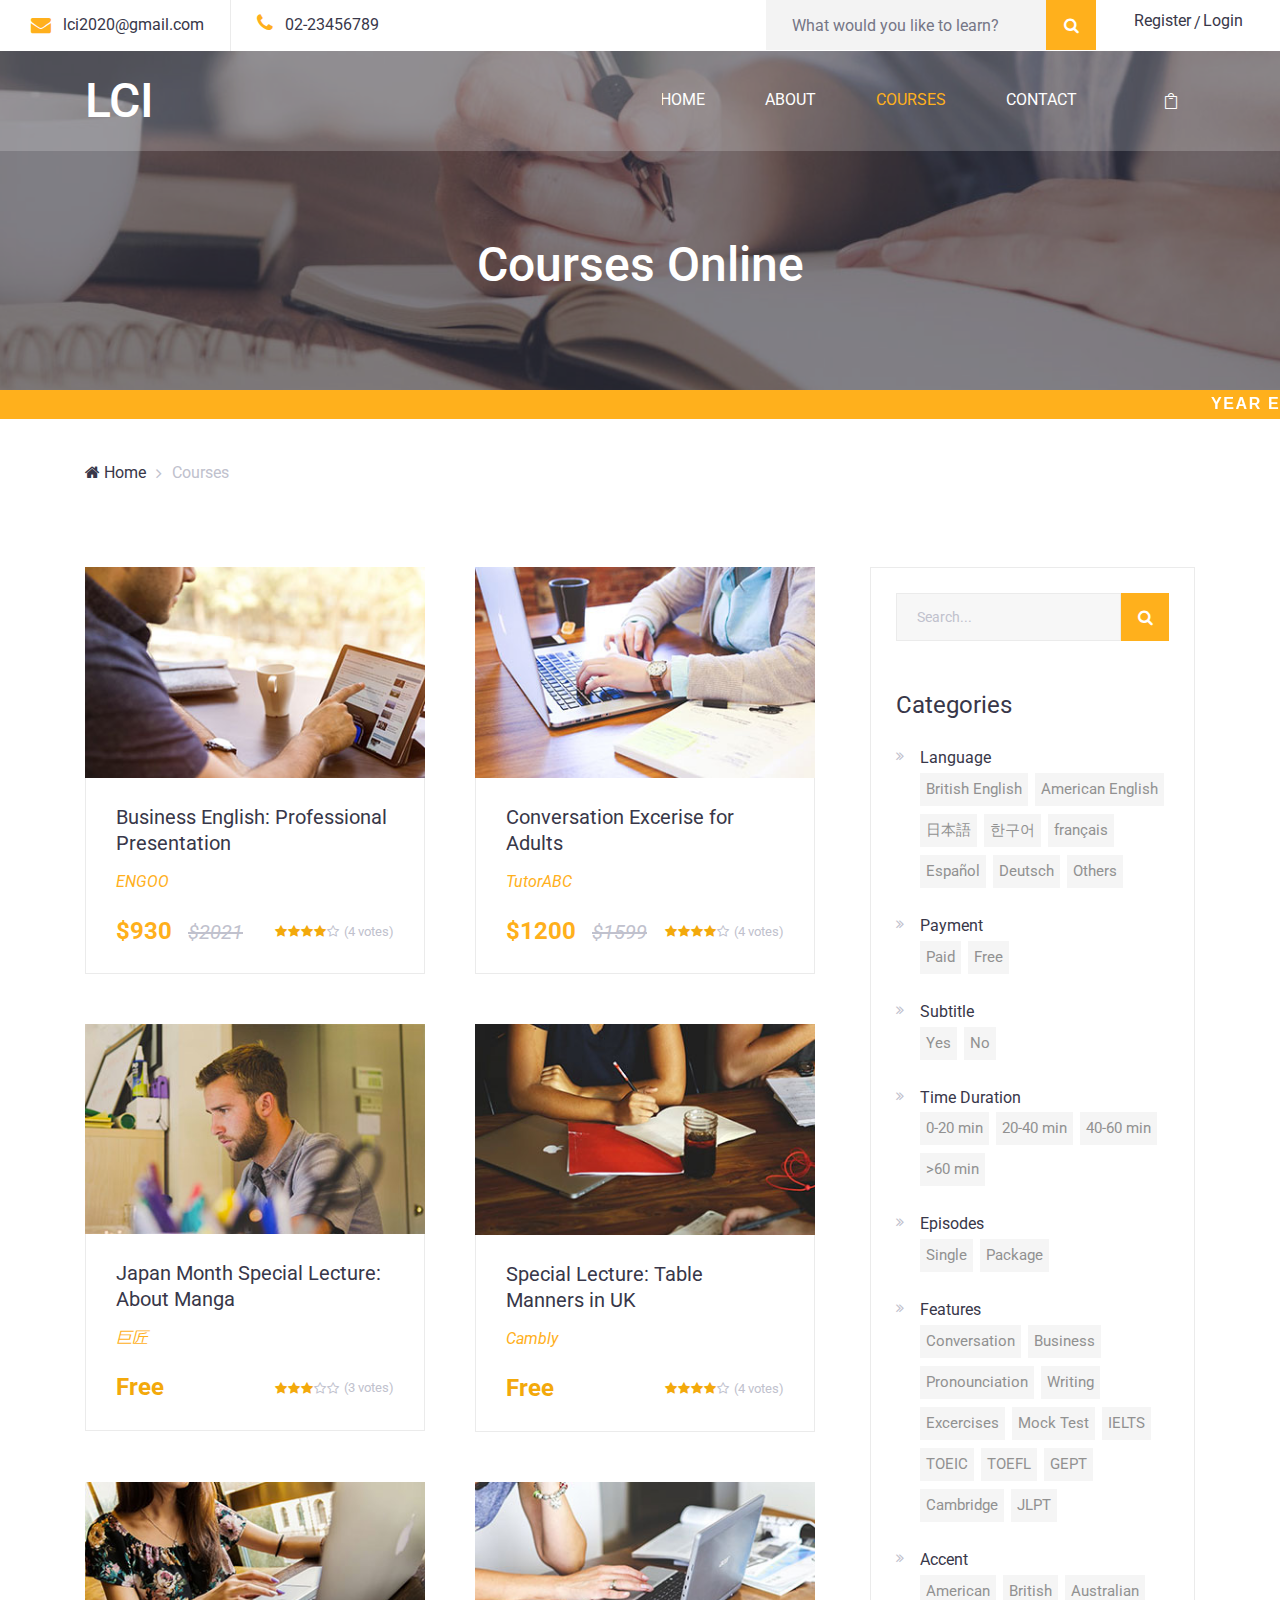
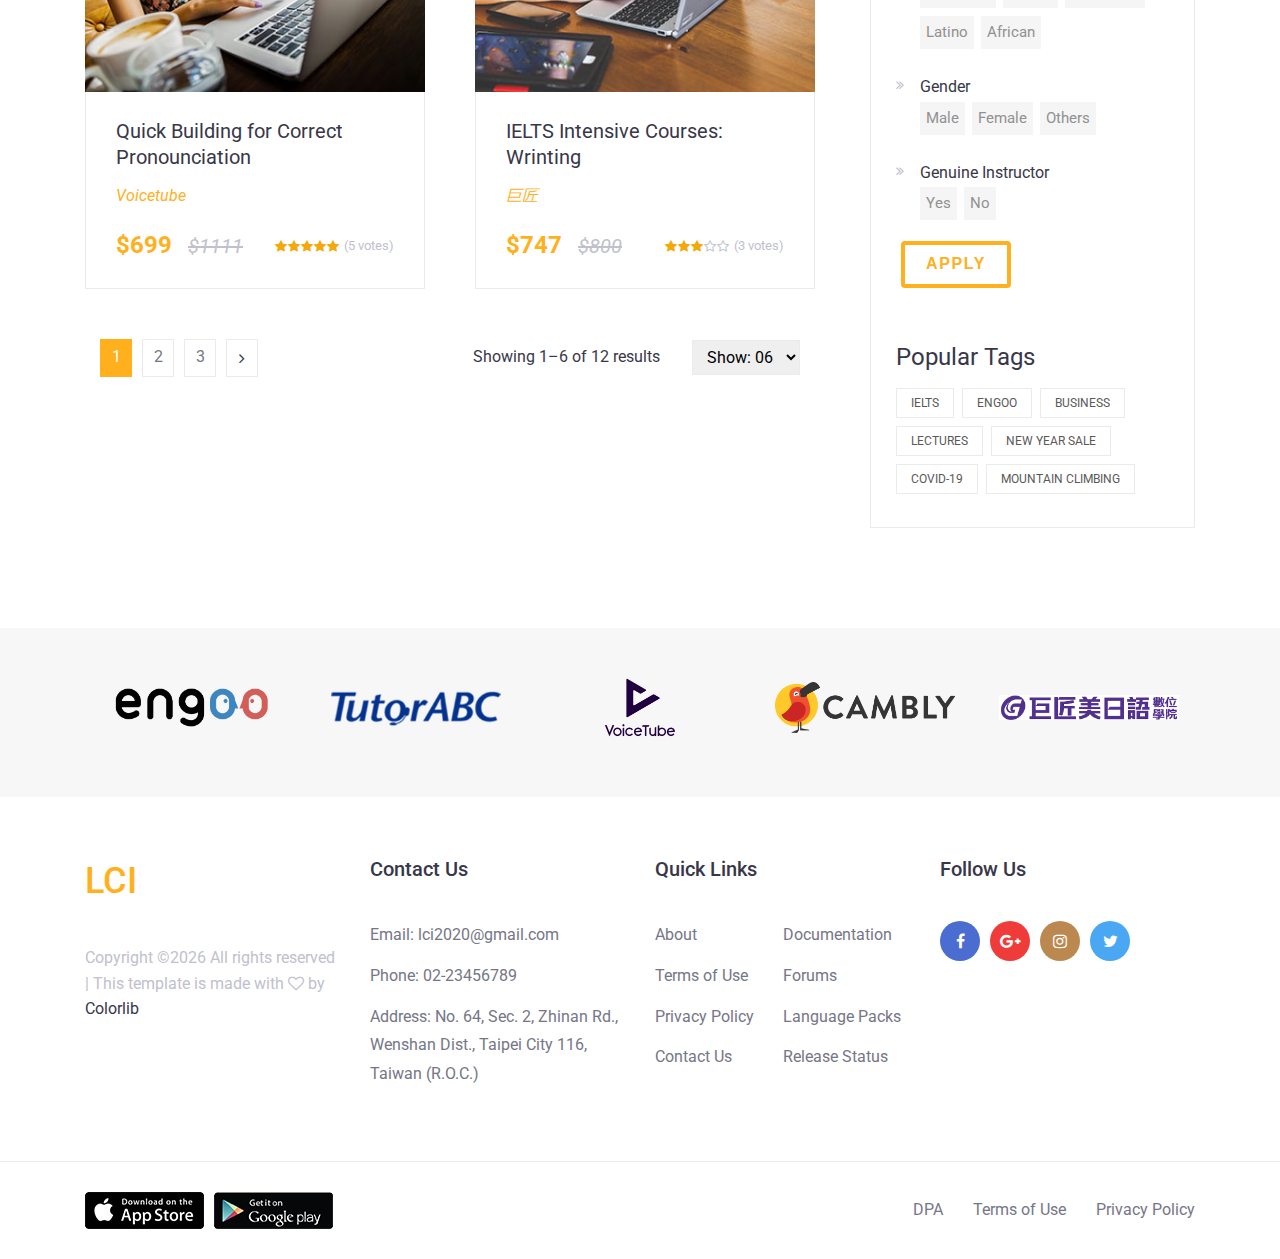
<file: courses.html>
<!DOCTYPE html>
<html lang="en">
<head>
    <title>Courses</title>

    <!-- Required meta tags -->
    <meta charset="utf-8">
    <meta name="viewport" content="width=device-width, initial-scale=1, shrink-to-fit=no">

    <!-- Bootstrap CSS -->
    <link rel="stylesheet" href="css/bootstrap.min.css">

    <!-- FontAwesome CSS -->
    <link rel="stylesheet" href="css/font-awesome.min.css">

    <!-- ElegantFonts CSS -->
    <link rel="stylesheet" href="css/elegant-fonts.css">

    <!-- themify-icons CSS -->
    <link rel="stylesheet" href="css/themify-icons.css">

    <!-- Swiper CSS -->
    <link rel="stylesheet" href="css/swiper.min.css">

    <!-- Styles -->
    <link rel="stylesheet" href="style.css">
</head>
<body class="courses-page">
    <div class="page-header">
        <header class="site-header">
            <div class="top-header-bar">
                <div class="container-fluid">
                    <div class="row">
                        <div class="col-12 col-lg-6 d-none d-md-flex flex-wrap justify-content-center justify-content-lg-start mb-3 mb-lg-0">
                            <div class="header-bar-email d-flex align-items-center">
                                <i class="fa fa-envelope"></i><a href="#">lci2020@gmail.com</a>
                            </div><!-- .header-bar-email -->

                            <div class="header-bar-text lg-flex align-items-center">
                                <p><i class="fa fa-phone"></i>02-23456789 </p>
                            </div><!-- .header-bar-text -->
                        </div><!-- .col -->

                        <div class="col-12 col-lg-6 d-flex flex-wrap justify-content-center justify-content-lg-end align-items-center">
                            <div class="header-bar-search">
                                <form class="flex align-items-stretch">
                                    <input type="search" placeholder="What would you like to learn?">
                                    <button type="submit" value="" class="flex justify-content-center align-items-center"><i class="fa fa-search"></i></button>
                                </form>
                            </div><!-- .header-bar-search -->

                            <div class="header-bar-menu">
                                <ul class="flex justify-content-center align-items-center py-2 pt-md-0">
                                    <li><a href="#">Register</a></li>
                                    <li><a href="#">Login</a></li>
                                </ul>
                            </div><!-- .header-bar-menu -->
                        </div><!-- .col -->
                    </div><!-- .row -->
                </div><!-- .container-fluid -->
            </div><!-- .top-header-bar -->

            <div class="nav-bar">
                <div class="container">
                    <div class="row">
                        <div class="col-9 col-lg-3">
                            <div class="site-branding">
                                <h1 class="site-title"><a href="index.html" rel="home">LCI<span></span></a></h1>
                            </div><!-- .site-branding -->
                        </div><!-- .col -->

                        <div class="col-3 col-lg-9 flex justify-content-end align-content-center">
                            <nav class="site-navigation flex justify-content-end align-items-center">
                                <ul class="flex flex-column flex-lg-row justify-content-lg-end align-content-center">
                                    <li><a href="index.html">Home</a></li>
                                    <li><a href="about.html">About</a></li>
                                    <li class="current-menu-item"><a href="courses.html">Courses</a></li>
                                    <li><a href="contact.html">Contact</a></li>
                                </ul>

                                <div class="hamburger-menu d-lg-none">
                                    <span></span>
                                    <span></span>
                                    <span></span>
                                    <span></span>
                                </div><!-- .hamburger-menu -->

                                <div class="header-bar-cart">
                                    <a href="#" class="flex justify-content-center align-items-center"><span aria-hidden="true" class="icon_bag_alt"></span></a>
                                </div><!-- .header-bar-search -->
                            </nav><!-- .site-navigation -->
                        </div><!-- .col -->
                    </div><!-- .row -->
                </div><!-- .container -->
            </div><!-- .nav-bar -->
        </header><!-- .site-header -->

        <div class="page-header-overlay">
            <div class="container">
                <div class="row">
                    <div class="col-12">
                        <header class="entry-header">
                            <h1>Courses Online</h1>
                        </header><!-- .entry-header -->
                    </div><!-- .col -->
                </div><!-- .row -->
            </div><!-- .container -->
        </div><!-- .page-header-overlay -->
    </div><!-- .page-header -->

    <div class="ad-marquee">
        <marquee bgcolor =#FFB01C hspace =“30” scrollamount ="8">
            <a href="single-courses.html">YEAR END SALE!!! Only NT$930 per month for ENGOO's business courses!!!</a>
        </marquee>
    </div>

    <div class="container">
        <div class="row">
            <div class="col-12">
                <div class="breadcrumbs">
                    <ul class="flex flex-wrap align-items-center p-0 m-0">
                        <li><a href="index.html"><i class="fa fa-home"></i> Home</a></li>
                        <li>Courses</li>
                    </ul>
                </div><!-- .breadcrumbs -->
            </div><!-- .col -->
        </div><!-- .row -->

        <div class="row">
            <div class="col-12 col-lg-8">
                <div class="featured-courses courses-wrap">
                    <div class="row mx-m-25">
                        <div class="col-12 col-md-6 px-25">
                            <div class="course-content">
                                <figure class="course-thumbnail">
                                    <a href="#"><img src="images/1.jpg" alt=""></a>
                                </figure><!-- .course-thumbnail -->

                                <div class="course-content-wrap">
                                    <header class="entry-header">
                                        <h2 class="entry-title"><a href="single-courses.html">Business English: Professional Presentation</a></h2>

                                        <div class="entry-meta flex flex-wrap align-items-center">
                                            <div class="course-author"><a href="#">ENGOO </a></div>

                                        </div><!-- .course-date -->
                                    </header><!-- .entry-header -->

                                    <footer class="entry-footer flex flex-wrap justify-content-between align-items-center">
                                        <div class="course-cost">
                                            $930 <span class="price-drop">$2021</span>
                                        </div><!-- .course-cost -->

                                        <div class="course-ratings flex justify-content-end align-items-center">
                                            <span class="fa fa-star checked"></span>
                                            <span class="fa fa-star checked"></span>
                                            <span class="fa fa-star checked"></span>
                                            <span class="fa fa-star checked"></span>
                                            <span class="fa fa-star-o"></span>

                                            <span class="course-ratings-count">(4 votes)</span>
                                        </div><!-- .course-ratings -->
                                    </footer><!-- .entry-footer -->
                                </div><!-- .course-content-wrap -->
                            </div><!-- .course-content -->
                        </div><!-- .col -->

                        <div class="col-12 col-md-6 px-25">
                            <div class="course-content">
                                <figure class="course-thumbnail">
                                    <a href="#"><img src="images/2.jpg" alt=""></a>
                                </figure><!-- .course-thumbnail -->

                                <div class="course-content-wrap">
                                    <header class="entry-header">
                                        <h2 class="entry-title"><a href="#">Conversation Excerise for Adults</a></h2>

                                        <div class="entry-meta flex flex-wrap align-items-center">
                                            <div class="course-author"><a href="#">TutorABC</a></div>

                                        </div><!-- .course-date -->
                                    </header><!-- .entry-header -->

                                    <footer class="entry-footer flex flex-wrap justify-content-between align-items-center">
                                        <div class="course-cost">                                            
                                            $1200 <span class="price-drop">$1599</span>
                                        </div><!-- .price-drop -->

                                        <div class="course-ratings flex justify-content-end align-items-center">
                                            <span class="fa fa-star checked"></span>
                                            <span class="fa fa-star checked"></span>
                                            <span class="fa fa-star checked"></span>
                                            <span class="fa fa-star checked"></span>
                                            <span class="fa fa-star-o"></span>

                                            <span class="course-ratings-count">(4 votes)</span>
                                        </div><!-- .course-ratings -->
                                    </footer><!-- .entry-footer -->
                                </div><!-- .course-content-wrap -->
                            </div><!-- .course-content -->
                        </div><!-- .col -->

                        <div class="col-12 col-md-6 px-25">
                            <div class="course-content">
                                <figure class="course-thumbnail">
                                    <a href="#"><img src="images/3.jpg" alt=""></a>
                                </figure><!-- .course-thumbnail -->

                                <div class="course-content-wrap">
                                    <header class="entry-header">
                                        <h2 class="entry-title"><a href="#">Japan Month Special Lecture: About Manga</a></h2>

                                        <div class="entry-meta flex flex-wrap align-items-center">
                                            <div class="course-author"><a href="#">巨匠</a></div>

                                        </div><!-- .course-date -->
                                    </header><!-- .entry-header -->

                                    <footer class="entry-footer flex flex-wrap justify-content-between align-items-center">
                                        <div class="course-cost">
                                            <span class="free-cost">Free</span>
                                        </div><!-- .course-cost -->

                                        <div class="course-ratings flex justify-content-end align-items-center">
                                            <span class="fa fa-star checked"></span>
                                            <span class="fa fa-star checked"></span>
                                            <span class="fa fa-star checked"></span>
                                            <span class="fa fa-star-o"></span>
                                            <span class="fa fa-star-o"></span>

                                            <span class="course-ratings-count">(3 votes)</span>
                                        </div><!-- .course-ratings -->
                                    </footer><!-- .entry-footer -->
                                </div><!-- .course-content-wrap -->
                            </div><!-- .course-content -->
                        </div><!-- .col -->

                        <div class="col-12 col-md-6 px-25">
                            <div class="course-content">
                                <figure class="course-thumbnail">
                                    <a href="#"><img src="images/4.jpg" alt=""></a>
                                </figure><!-- .course-thumbnail -->

                                <div class="course-content-wrap">
                                    <header class="entry-header">
                                        <h2 class="entry-title"><a href="#">Special Lecture: Table Manners in UK</a></h2>

                                        <div class="entry-meta flex flex-wrap align-items-center">
                                            <div class="course-author"><a href="#">Cambly</a></div>

                                        </div><!-- .course-date -->
                                    </header><!-- .entry-header -->

                                    <footer class="entry-footer flex flex-wrap justify-content-between align-items-center">
                                        <div class="course-cost">
                                            <span class="free-cost">Free</span>
                                        </div><!-- .course-cost -->

                                        <div class="course-ratings flex justify-content-end align-items-center">
                                            <span class="fa fa-star checked"></span>
                                            <span class="fa fa-star checked"></span>
                                            <span class="fa fa-star checked"></span>
                                            <span class="fa fa-star checked"></span>
                                            <span class="fa fa-star-o"></span>

                                            <span class="course-ratings-count">(4 votes)</span>
                                        </div><!-- .course-ratings -->
                                    </footer><!-- .entry-footer -->
                                </div><!-- .course-content-wrap -->
                            </div><!-- .course-content -->
                        </div><!-- .col -->

                        <div class="col-12 col-md-6 px-25">
                            <div class="course-content">
                                <figure class="course-thumbnail">
                                    <a href="#"><img src="images/5.jpg" alt=""></a>
                                </figure><!-- .course-thumbnail -->

                                <div class="course-content-wrap">
                                    <header class="entry-header">
                                        <h2 class="entry-title"><a href="#">Quick Building for Correct Pronounciation</a></h2>

                                        <div class="entry-meta flex flex-wrap align-items-center">
                                            <div class="course-author"><a href="#">Voicetube</a></div>

                                        </div><!-- .course-date -->
                                    </header><!-- .entry-header -->

                                    <footer class="entry-footer flex flex-wrap justify-content-between align-items-center">
                                        <div class="course-cost">
                                            $699 <span class="price-drop">$1111</span>
                                        </div><!-- .course-cost -->

                                        <div class="course-ratings flex justify-content-end align-items-center">
                                            <span class="fa fa-star checked"></span>
                                            <span class="fa fa-star checked"></span>
                                            <span class="fa fa-star checked"></span>
                                            <span class="fa fa-star checked"></span>
                                            <span class="fa fa-star checked"></span>

                                            <span class="course-ratings-count">(5 votes)</span>
                                        </div><!-- .course-ratings -->
                                    </footer><!-- .entry-footer -->
                                </div><!-- .course-content-wrap -->
                            </div><!-- .course-content -->
                        </div><!-- .col -->

                        <div class="col-12 col-md-6 px-25">
                            <div class="course-content">
                                <figure class="course-thumbnail">
                                    <a href="#"><img src="images/6.jpg" alt=""></a>
                                </figure><!-- .course-thumbnail -->

                                <div class="course-content-wrap">
                                    <header class="entry-header">
                                        <h2 class="entry-title"><a href="#">IELTS Intensive Courses: Wrinting</a></h2>

                                        <div class="entry-meta flex flex-wrap align-items-center">
                                            <div class="course-author"><a href="#">巨匠</a></div>

                                        </div><!-- .course-date -->
                                    </header><!-- .entry-header -->

                                    <footer class="entry-footer flex flex-wrap justify-content-between align-items-center">
                                        <div class="course-cost">
                                            $747 <span class="price-drop">$800</span>
                                        </div><!-- .course-cost -->

                                        <div class="course-ratings flex justify-content-end align-items-center">
                                            <span class="fa fa-star checked"></span>
                                            <span class="fa fa-star checked"></span>
                                            <span class="fa fa-star checked"></span>
                                            <span class="fa fa-star-o"></span>
                                            <span class="fa fa-star-o"></span>

                                            <span class="course-ratings-count">(3 votes)</span>
                                        </div><!-- .course-ratings -->
                                    </footer><!-- .entry-footer -->
                                </div><!-- .course-content-wrap -->
                            </div><!-- .course-content -->
                        </div><!-- .col -->
                    </div><!-- .row -->
                </div><!-- .featured-courses -->

                <div class="pagination flex flex-wrap justify-content-between align-items-center">
                    <div class="col-12 col-lg-4 order-2 order-lg-1 mt-3 mt-lg-0">
                        <ul class="flex flex-wrap align-items-center order-2 order-lg-1 p-0 m-0">
                            <li class="active"><a href="#">1</a></li>
                            <li><a href="#">2</a></li>
                            <li><a href="#">3</a></li>
                            <li><a href="#"><i class="fa fa-angle-right"></i></a></li>
                        </ul>
                    </div>

                    <div class="col-12 flex justify-content-start justify-content-lg-end col-lg-8 order-1 order-lg-2">
                        <div class="pagination-results flex flex-wrap align-items-center">
                            <p class="m-0">Showing 1–6 of 12 results</p>

                            <form>
                                <select>
                                    <option>Show: 06</option>
                                    <option>Show: 12</option>
                                    <option>Show: 18</option>
                                    <option>Show: 24</option>
                                </select>
                            </form>
                        </div><!-- .pagination-results -->
                    </div>
                </div><!-- .pagination -->
            </div><!-- .col -->

            <div class="col-12 col-lg-4">
                <div class="sidebar">
                    <div class="search-widget">
                        <form class="flex flex-wrap align-items-center">
                            <input type="search" placeholder="Search...">
                            <button type="submit" class="flex justify-content-center align-items-center"><i class="fa fa-search"></i></button>
                        </form><!-- .flex -->
                    </div><!-- .search-widget -->

                    <div class="cat-links">
                        <h2>Categories</h2>
                        <ul class="p-0 m-0">
                            <li><a href="#">Language<br></a>
                                <label>
                                    <input type="checkbox" value="British English" />
                                    <span>British English</span>
                                </label>
                                <label>
                                    <input type="checkbox" value="American English" />
                                    <span>American English</span>
                                </label>
                                <label>
                                    <input type="checkbox" value="日本語" />
                                    <span>日本語</span>
                                </label>
                                <label>
                                    <input type="checkbox" value="한구어" />
                                    <span>한구어</span>
                                </label>
                                <label>
                                    <input type="checkbox" value="français" />
                                    <span>français</span>
                                </label>
                                <label>
                                    <input type="checkbox" value="Español" />
                                    <span>Español</span>
                                </label>
                                <label>
                                    <input type="checkbox" value="Deutsch" />
                                    <span>Deutsch</span>
                                </label>
                                <label>
                                    <input type="checkbox" value="Lan-Others" />
                                    <span>Others</span>
                                </label>
                            </li>
                            <li><a href="#">Payment<br></a>
                                <label>
                                    <input type="checkbox" value="Paid" />
                                    <span>Paid</span>
                                </label>
                                <label>
                                    <input type="checkbox" value="Free" />
                                    <span>Free</span>
                                </label>
                            </li>
                            <li><a href="#">Subtitle<br></a>
                                <label>
                                    <input type="checkbox" value="Sub-Yes" />
                                    <span>Yes</span>
                                </label>
                                <label>
                                    <input type="checkbox" value="Sub-No" />
                                    <span>No</span>
                                </label>
                            </li>
                            <li><a href="#">Time Duration<br></a>
                                <label>
                                    <input type="checkbox" value="0-20" />
                                    <span>0-20 min</span>
                                </label>
                                <label>
                                    <input type="checkbox" value="20-40" />
                                    <span>20-40 min</span>
                                </label>
                                <label>
                                    <input type="checkbox" value="40-60" />
                                    <span>40-60 min</span>
                                </label>
                                <label>
                                    <input type="checkbox" value=">60" />
                                    <span>>60 min</span>
                                </label>
                            </li>
                            <li><a href="#">Episodes<br></a>
                                <label>
                                    <input type="checkbox" value="Single" />
                                    <span>Single</span>
                                </label>
                                <label>
                                    <input type="checkbox" value="Package" />
                                    <span>Package</span>
                                </label>
                            </li>
                            <li><a href="#">Features<br></a>
                                <label>
                                    <input type="checkbox" value="Conversation" />
                                    <span>Conversation</span>
                                </label>
                                <label>
                                    <input type="checkbox" value="Business" />
                                    <span>Business</span>
                                </label>
                                <label>
                                    <input type="checkbox" value="Pronounciation" />
                                    <span>Pronounciation</span>
                                </label>
                                <label>
                                    <input type="checkbox" value="Writing" />
                                    <span>Writing</span>
                                </label>
                                <label>
                                    <input type="checkbox" value="Excercises" />
                                    <span>Excercises</span>
                                </label>
                                <label>
                                    <input type="checkbox" value="Mock Test" />
                                    <span>Mock Test</span>
                                </label>
                                <label>
                                    <input type="checkbox" value="IELTS" />
                                    <span>IELTS</span>
                                </label>
                                <label>
                                    <input type="checkbox" value="TOEIC" />
                                    <span>TOEIC</span>
                                </label>
                                <label>
                                    <input type="checkbox" value="TOEFL" />
                                    <span>TOEFL</span>
                                </label>
                                <label>
                                    <input type="checkbox" value="GEPT" />
                                    <span>GEPT</span>
                                </label>
                                <label>
                                    <input type="checkbox" value="Cambridge" />
                                    <span>Cambridge</span>
                                </label>
                                <label>
                                    <input type="checkbox" value="JLPT" />
                                    <span>JLPT</span>
                                </label>
                            </li>
                            <li><a href="#">Accent<br></a>
                                <label>
                                    <input type="checkbox" value="American" />
                                    <span>American</span>
                                </label>
                                <label>
                                    <input type="checkbox" value="British" />
                                    <span>British</span>
                                </label>
                                <label>
                                    <input type="checkbox" value="Australian" />
                                    <span>Australian</span>
                                </label>
                                <label>
                                    <input type="checkbox" value="Latino" />
                                    <span>Latino</span>
                                </label>
                                <label>
                                    <input type="checkbox" value="African" />
                                    <span>African</span>
                                </label>
                            </li>
                            <li><a href="#">Gender<br></a>
                                <label>
                                    <input type="checkbox" value="Male" />
                                    <span>Male</span>
                                </label>
                                <label>
                                    <input type="checkbox" value="Female" />
                                    <span>Female</span>
                                </label>
                                <label>
                                    <input type="checkbox" value="Gender-Others" />
                                    <span>Others</span>
                                </label>
                            </li>
                            <li><a href="#">Genuine Instructor<br></a>
                                <label>
                                    <input type="checkbox" value="GI-Yes" />
                                    <span>Yes</span>
                                </label>
                                <label>
                                    <input type="checkbox" value="GI-NO" />
                                    <span>No</span>
                            </li>
                        </ul>
                        <button class="apply" style="vertical-align:middle" onclick="location.href='courses.html'">
                            <span>APPLY </span>
                        </button>
                    </div><!-- .cat-links -->

                    <div class="popular-tags">
                        <h2>Popular Tags</h2>

                        <ul class="flex flex-wrap align-items-center p-0 m-0">
                            <li><a href="#">IELTS</a></li>
                            <li><a href="#">ENGOO</a></li>
                            <li><a href="#">Business</a></li>
                            <li><a href="#">Lectures</a></li>
                            <li><a href="#">New Year Sale</a></li>
                            <li><a href="#">Covid-19</a></li>
                            <li><a href="#">Mountain Climbing</a></li>
                        </ul>
                    </div><!-- .popular-tags -->
                </div><!-- .sidebar -->
            </div><!-- .col -->
        </div><!-- .row -->
    </div><!-- .container -->

    <div class="clients-logo">
        <div class="container">
            <div class="row">
                <div class="col-12 flex flex-wrap justify-content-center justify-content-lg-between align-items-center">
                    <div class="logo-wrap">
                        <a href="https://engoo.com.tw/"><img src="images/engoo.jpg" alt="ENGOO" width="180"></a>
                    </div><!-- .logo-wrap -->

                    <div class="logo-wrap">
                        <a href="https://www.tutorabc.com/OfficialSite/zh-TW"><img src="images/tutorABC.png" alt="TUTORABC" width="180"></a>
                    </div><!-- .logo-wrap -->

                    <div class="logo-wrap">
                        <a href="https://tw.voicetube.com/"><img src="images/voicetube.png" alt="VOICETUBE" width="180"></a>
                    </div><!-- .logo-wrap -->

                    <div class="logo-wrap">
                        <a href="https://www.cambly.com/english?lang=zh_TW"><img src="images/cambly.png" alt="CMABLY" width="180"></a>
                    </div><!-- .logo-wrap -->

                    <div class="logo-wrap">
                        <a href="https://www.pcschool.tv/soeasyedu/"><img src="images/巨匠.png" alt="PCSCHOOL" width="180"></a>
                    </div><!-- .logo-wrap -->
                </div><!-- .col -->
            </div><!-- .row -->
        </div><!-- .container -->
    </div><!-- .clients-logo -->

    <footer class="site-footer">
        <div class="footer-widgets">
            <div class="container">
                <div class="row">
                    <div class="col-12 col-md-6 col-lg-3">
                        <div class="foot-about">
                            <h1 class="site-title"><a href="index.html" rel="home"><span>LCI</span></a></h1>
                            <p class="footer-copyright"><!-- Link back to Colorlib can't be removed. Template is licensed under CC BY 3.0. -->
Copyright &copy;<script>document.write(new Date().getFullYear());</script> All rights reserved | This template is made with <i class="fa fa-heart-o" aria-hidden="true"></i> by <a href="https://colorlib.com" target="_blank">Colorlib</a>
<!-- Link back to Colorlib can't be removed. Template is licensed under CC BY 3.0. --></p>
                        </div><!-- .foot-about -->
                    </div><!-- .col -->

                    <div class="col-12 col-md-6 col-lg-3 mt-5 mt-md-0">
                        <div class="foot-contact">
                            <h2>Contact Us</h2>

                            <ul>
                                <li>Email: lci2020@gmail.com</li>
                                <li>Phone: 02-23456789</li>
                                <li>Address: No. 64, Sec. 2, Zhinan Rd., Wenshan Dist., Taipei City 116, Taiwan (R.O.C.)</li>
                            </ul>
                        </div><!-- .foot-contact -->
                    </div><!-- .col -->

                    <div class="col-12 col-md-6 col-lg-3 mt-5 mt-lg-0">
                        <div class="quick-links flex flex-wrap">
                            <h2 class="w-100">Quick Links</h2>

                            <ul class="w-50">
                                <li><a href="about.html">About </a></li>
                                <li><a href="#">Terms of Use </a></li>
                                <li><a href="#">Privacy Policy </a></li>
                                <li><a href="contact.html">Contact Us</a></li>
                            </ul>

                            <ul class="w-50">
                                <li><a href="#">Documentation</a></li>
                                <li><a href="#">Forums</a></li>
                                <li><a href="#">Language Packs</a></li>
                                <li><a href="#">Release Status</a></li>
                            </ul>
                        </div><!-- .quick-links -->
                    </div><!-- .col -->

                    <div class="col-12 col-md-6 col-lg-3 mt-5 mt-lg-0">
                        <div class="follow-us">
                            <h2>Follow Us</h2>

                            <ul class="follow-us flex flex-wrap align-items-center">
                                <li><a href="#"><i class="fa fa-facebook"></i></a></li>
                                <li><a href="#"><i class="fa fa-google-plus"></i></a></li>
                                <li><a href="#"><i class="fa fa-instagram"></i></a></li>
                                <li><a href="#"><i class="fa fa-twitter"></i></a></li>
                            </ul>
                        </div><!-- .quick-links -->
                    </div><!-- .col -->
                </div><!-- .row -->
            </div><!-- .container -->
        </div><!-- .footer-widgets -->

        <div class="footer-bar">
            <div class="container">
                <div class="row flex-wrap justify-content-center justify-content-lg-between align-items-center">
                    <div class="col-12 col-lg-6">
                        <div class="download-apps flex flex-wrap justify-content-center justify-content-lg-start align-items-center">
                            <a href="#"><img src="images/app-store.png" alt=""></a>
                            <a href="#"><img src="images/play-store.png" alt=""></a>
                        </div><!-- .download-apps -->

                    </div>

                    <div class="col-12 col-lg-6 mt-4 mt-lg-0">
                        <div class="footer-bar-nav">
                            <ul class="flex flex-wrap justify-content-center justify-content-lg-end align-items-center">
                                <li><a href="#">DPA</a></li>
                                <li><a href="#">Terms of Use</a></li>
                                <li><a href="#">Privacy Policy</a></li>
                            </ul>
                        </div><!-- .footer-bar-nav -->
                    </div><!-- .col-12 -->
                </div><!-- .row -->
            </div><!-- .container -->
        </div><!-- .footer-bar -->
    </footer><!-- .site-footer -->

    <script type='text/javascript' src='js/jquery.js'></script>
    <script type='text/javascript' src='js/swiper.min.js'></script>
    <script type='text/javascript' src='js/masonry.pkgd.min.js'></script>
    <script type='text/javascript' src='js/jquery.collapsible.min.js'></script>
    <script type='text/javascript' src='js/custom.js'></script>

</body>
</html>
</file>
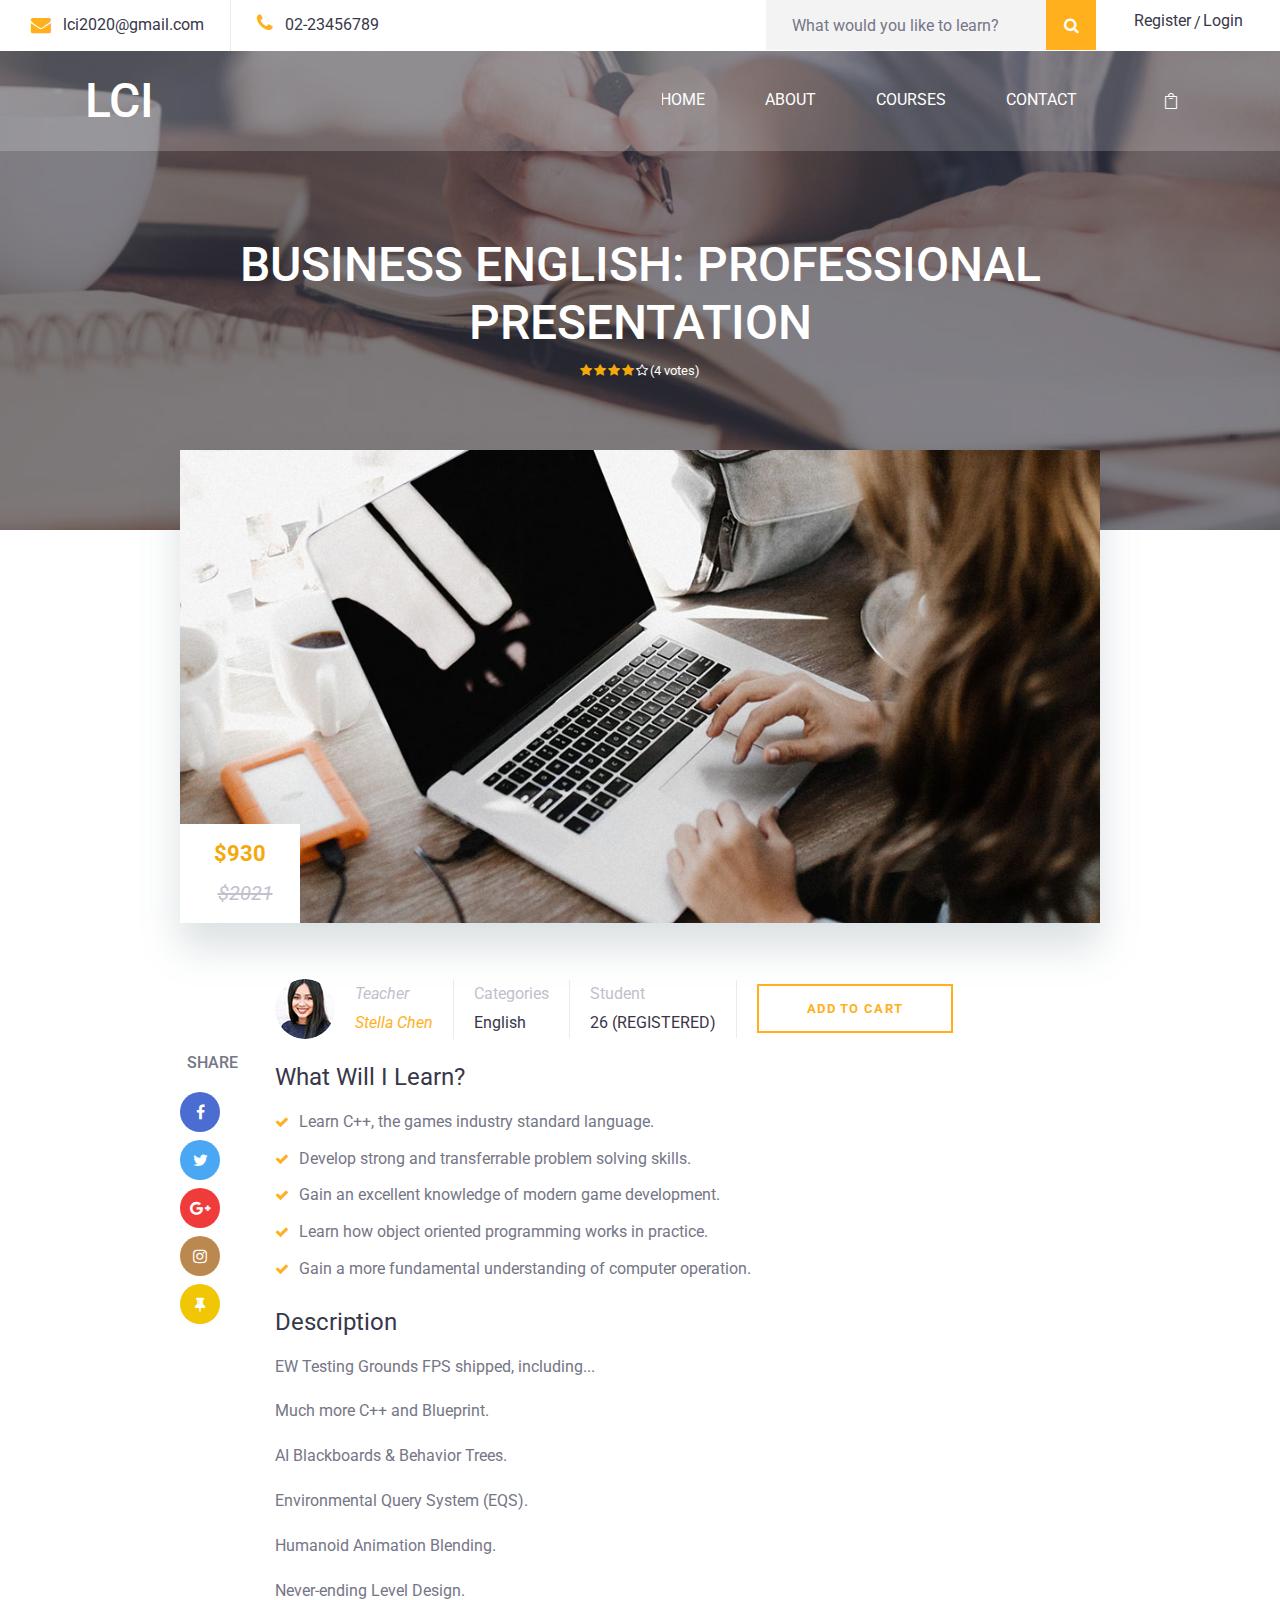
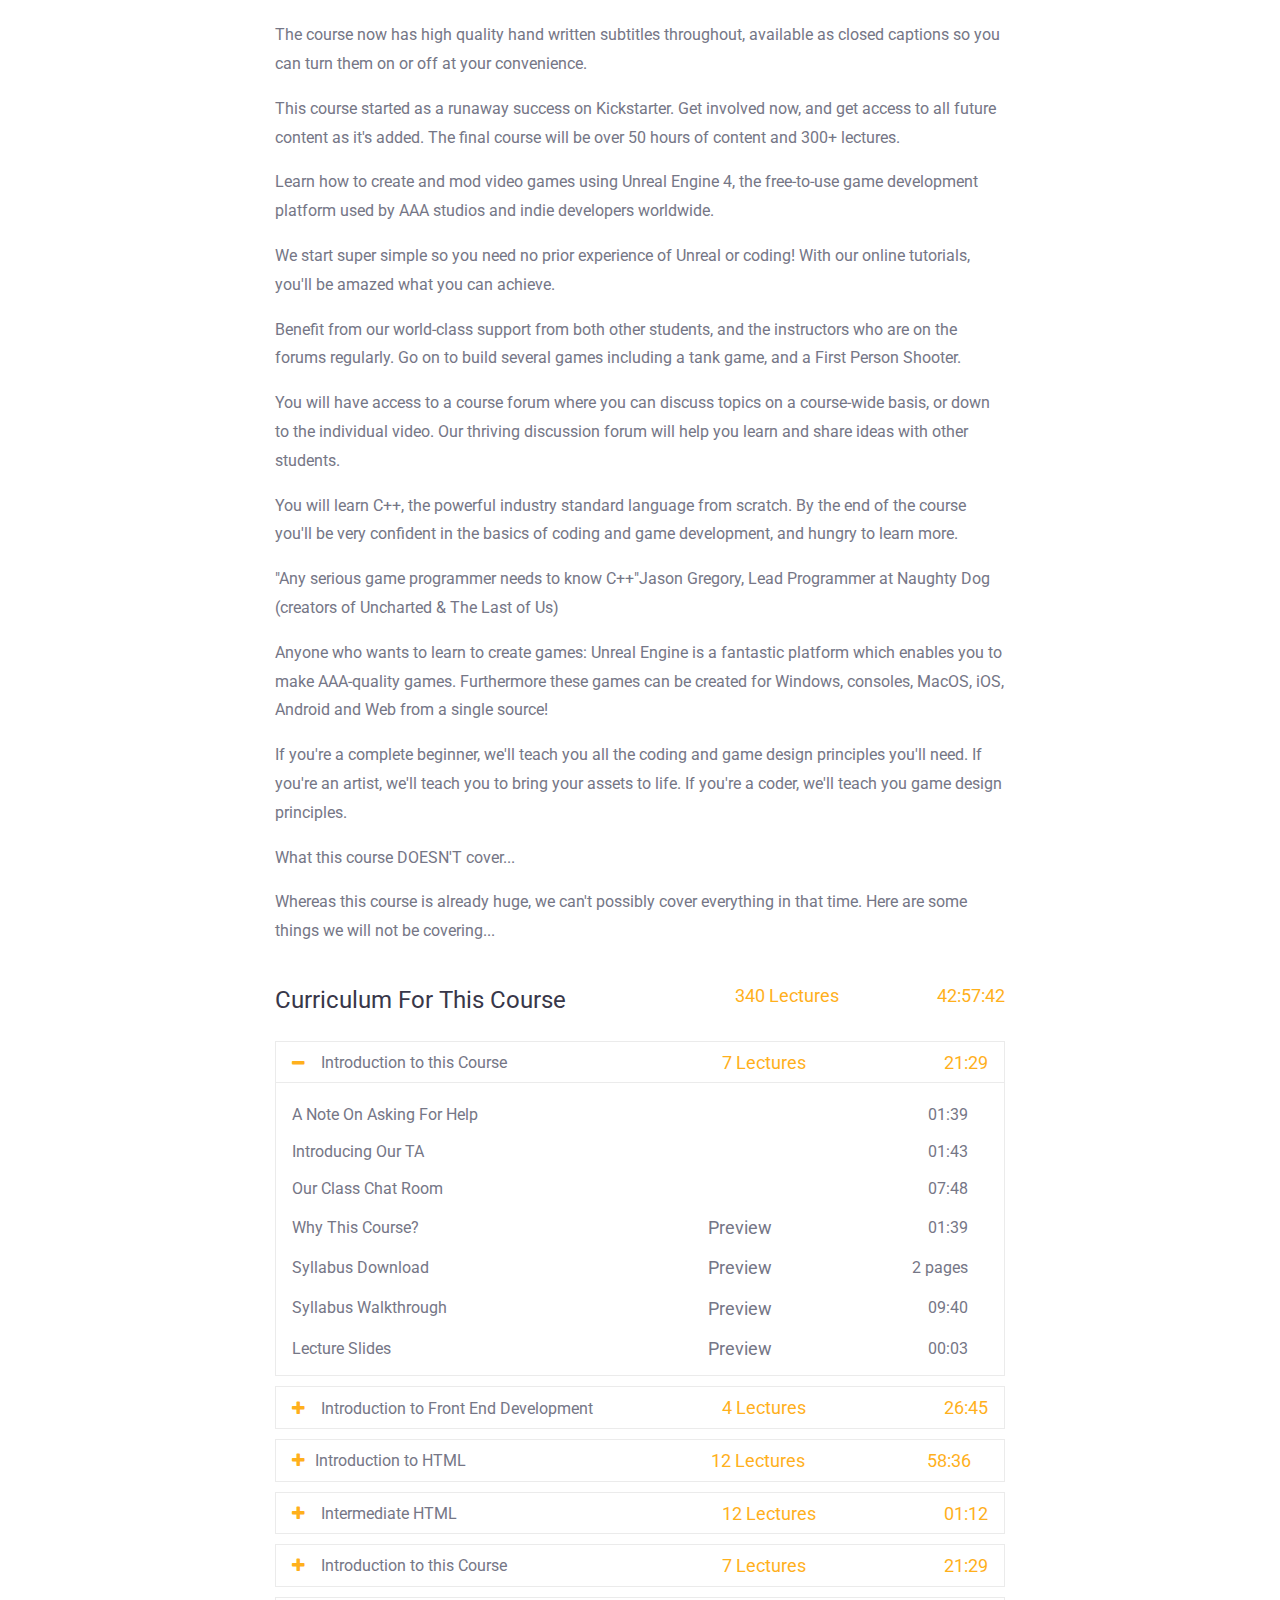
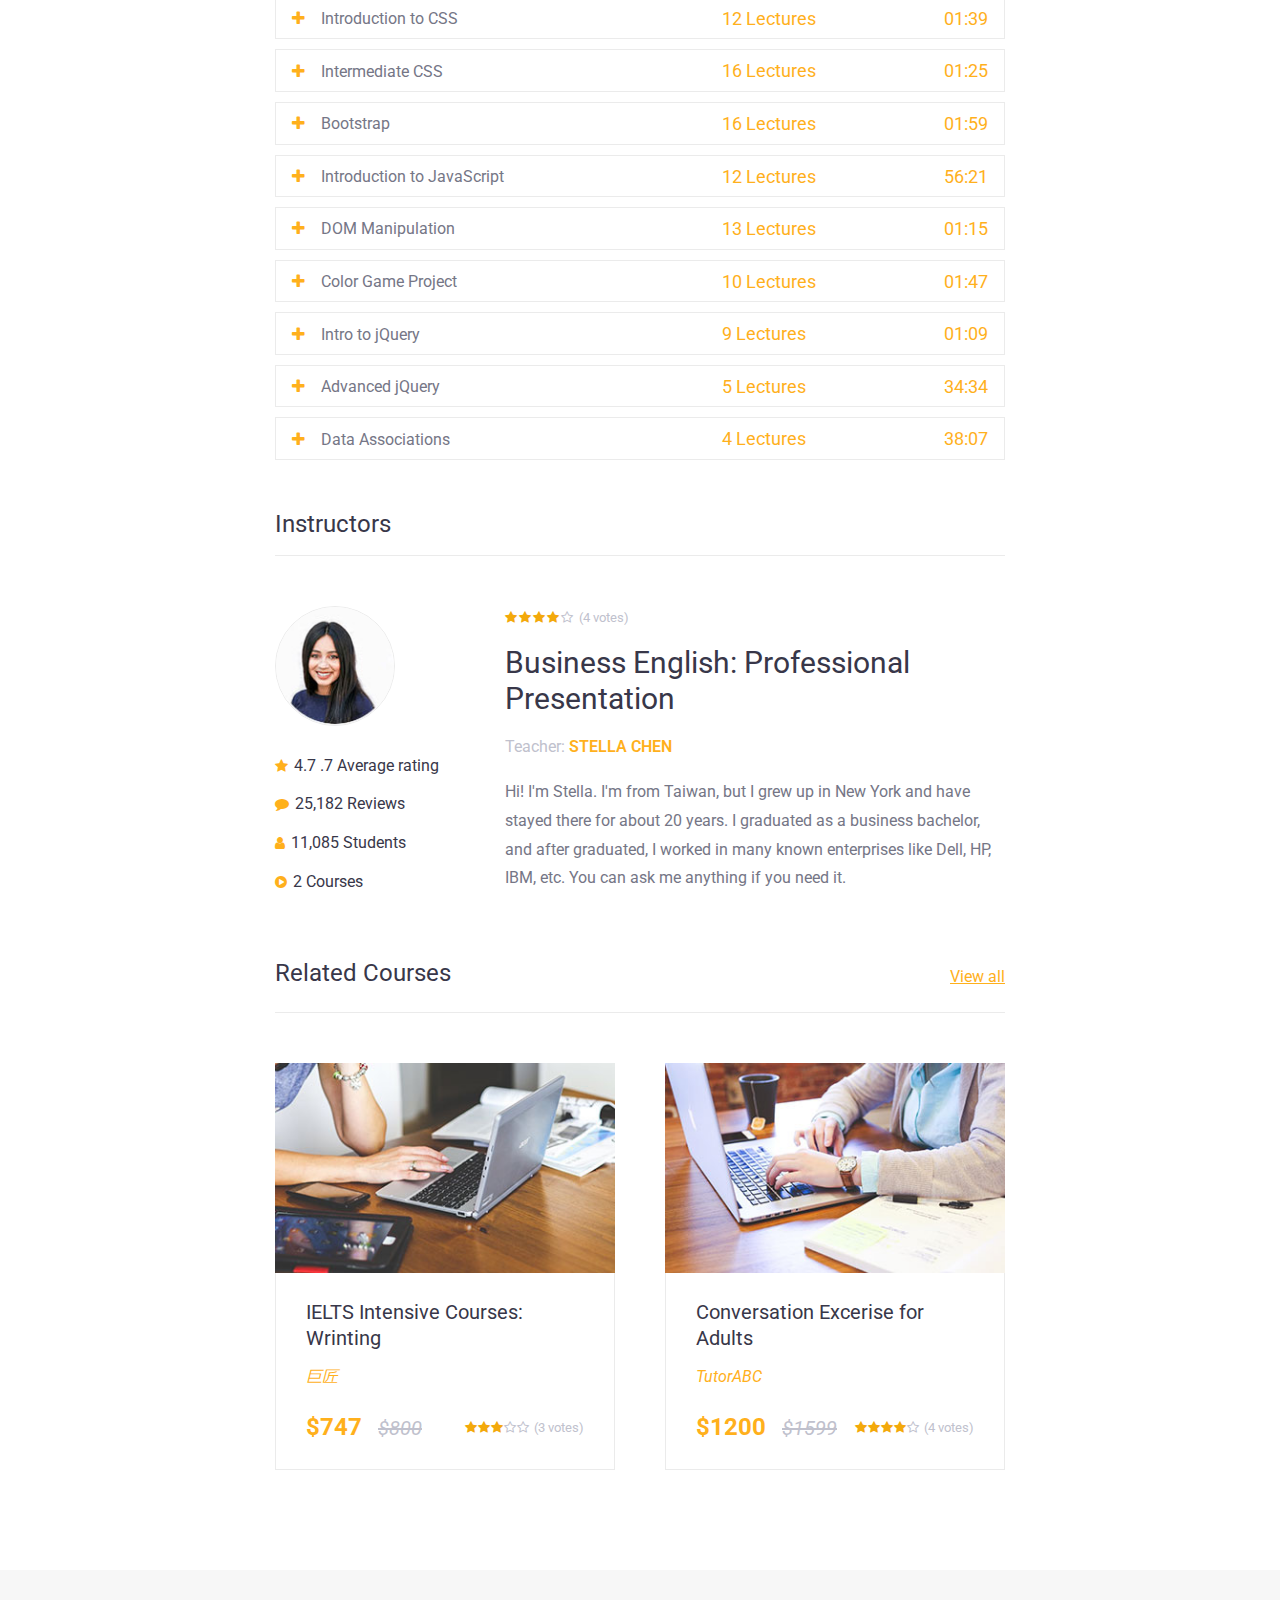
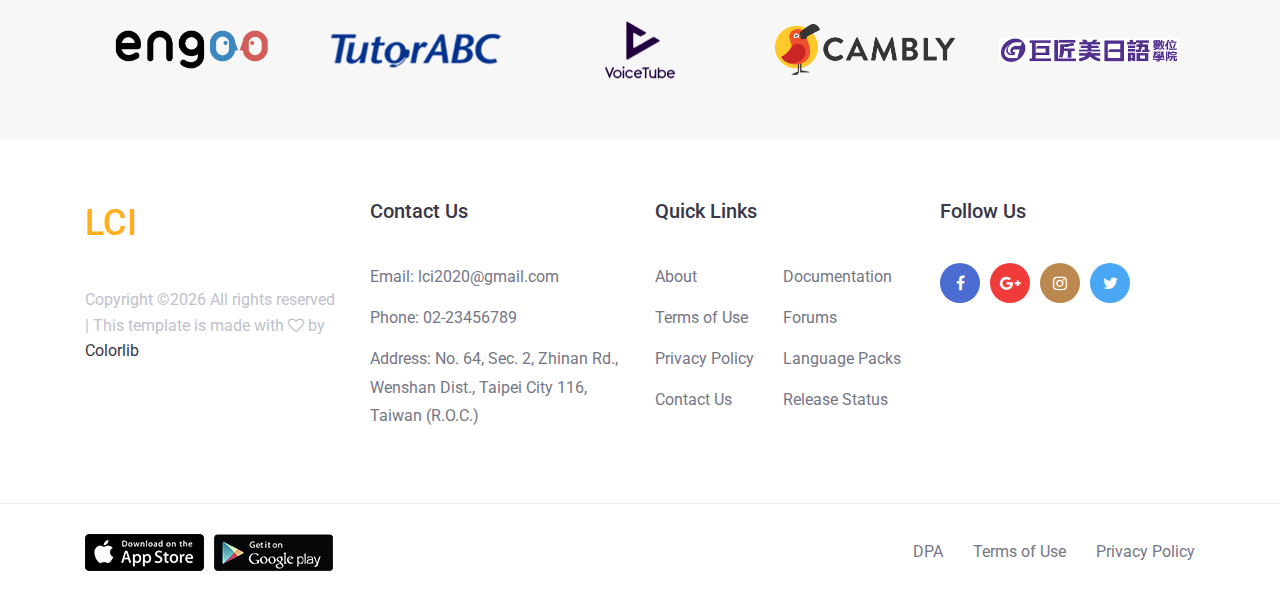
<file: single-courses.html>
<!DOCTYPE html>
<html lang="en">
<head>
    <title>Course</title>

    <!-- Required meta tags -->
    <meta charset="utf-8">
    <meta name="viewport" content="width=device-width, initial-scale=1, shrink-to-fit=no">

    <!-- Bootstrap CSS -->
    <link rel="stylesheet" href="css/bootstrap.min.css">

    <!-- FontAwesome CSS -->
    <link rel="stylesheet" href="css/font-awesome.min.css">

    <!-- ElegantFonts CSS -->
    <link rel="stylesheet" href="css/elegant-fonts.css">

    <!-- themify-icons CSS -->
    <link rel="stylesheet" href="css/themify-icons.css">

    <!-- Swiper CSS -->
    <link rel="stylesheet" href="css/swiper.min.css">

    <!-- Styles -->
    <link rel="stylesheet" href="style.css">
</head>
<body class="single-courses-page">
    <div class="page-header">
        <header class="site-header">
            <div class="top-header-bar">
                <div class="container-fluid">
                    <div class="row">
                        <div class="col-12 col-lg-6 d-none d-md-flex flex-wrap justify-content-center justify-content-lg-start mb-3 mb-lg-0">
                            <div class="header-bar-email d-flex align-items-center">
                                <i class="fa fa-envelope"></i><a href="#">lci2020@gmail.com</a>
                            </div><!-- .header-bar-email -->

                            <div class="header-bar-text lg-flex align-items-center">
                                <p><i class="fa fa-phone"></i>02-23456789 </p>
                            </div><!-- .header-bar-text -->
                        </div><!-- .col -->

                        <div class="col-12 col-lg-6 d-flex flex-wrap justify-content-center justify-content-lg-end align-items-center">
                            <div class="header-bar-search">
                                <form class="flex align-items-stretch">
                                    <input type="search" placeholder="What would you like to learn?">
                                    <button type="submit" value="" class="flex justify-content-center align-items-center"><i class="fa fa-search"></i></button>
                                </form>
                            </div><!-- .header-bar-search -->

                            <div class="header-bar-menu">
                                <ul class="flex justify-content-center align-items-center py-2 pt-md-0">
                                    <li><a href="#">Register</a></li>
                                    <li><a href="#">Login</a></li>
                                </ul>
                            </div><!-- .header-bar-menu -->
                        </div><!-- .col -->
                    </div><!-- .row -->
                </div><!-- .container-fluid -->
            </div><!-- .top-header-bar -->

            <div class="nav-bar">
                <div class="container">
                    <div class="row">
                        <div class="col-9 col-lg-3">
                            <div class="site-branding">
                                <h1 class="site-title"><a href="index.html" rel="home">LCI<span></span></a></h1>
                            </div><!-- .site-branding -->
                        </div><!-- .col -->

                        <div class="col-3 col-lg-9 flex justify-content-end align-content-center">
                            <nav class="site-navigation flex justify-content-end align-items-center">
                                <ul class="flex flex-column flex-lg-row justify-content-lg-end align-content-center">
                                    <li><a href="index.html">Home</a></li>
                                    <li><a href="about.html">About</a></li>
                                    <li><a href="courses.html">Courses</a></li>
                                    <li><a href="contact.html">Contact</a></li>
                                </ul>

                                <div class="hamburger-menu d-lg-none">
                                    <span></span>
                                    <span></span>
                                    <span></span>
                                    <span></span>
                                </div><!-- .hamburger-menu -->

                                <div class="header-bar-cart">
                                    <a href="#" class="flex justify-content-center align-items-center"><span aria-hidden="true" class="icon_bag_alt"></span></a>
                                </div><!-- .header-bar-search -->
                            </nav><!-- .site-navigation -->
                        </div><!-- .col -->
                    </div><!-- .row -->
                </div><!-- .container -->
            </div><!-- .nav-bar -->
        </header><!-- .site-header -->

        <div class="page-header-overlay">
            <div class="container">
                <div class="row">
                    <div class="col-12">
                        <header class="entry-header">
                            <h1 class="entry-title">Business English: Professional Presentation</h1>

                            <div class="ratings flex justify-content-center align-items-center">
                                <i class="fa fa-star"></i>
                                <i class="fa fa-star"></i>
                                <i class="fa fa-star"></i>
                                <i class="fa fa-star"></i>
                                <i class="fa fa-star-o"></i>
                                <span>(4 votes)</span>
                            </div><!-- .ratings -->
                        </header><!-- .entry-header -->
                    </div><!-- .col -->
                </div><!-- .row -->
            </div><!-- .container -->
        </div><!-- .page-header-overlay -->
    </div><!-- .page-header -->

    <div class="container">
        <div class="row">
            <div class="col-12 offset-lg-1 col-lg-10">
                <div class="featured-image">
                    <img src="images/single-course-featured-img.jpg" alt="">

                    <div class="course-cost">$930 <span class="price-drop">$2021</span></div>
                </div>
            </div><!-- .col -->
        </div><!-- .row -->

        <div class="row">
            <div class="col-12 offset-lg-1 col-lg-1">
                <div class="post-share">
                    <h3>share</h3>

                    <ul class="flex flex-wrap align-items-center p-0 m-0">
                        <li><a href="#"><i class="fa fa-facebook"></i></a></li>
                        <li><a href="#"><i class="fa fa-twitter"></i></a></li>
                        <li><a href="#"><i class="fa fa-google-plus"></i></a></li>
                        <li><a href="#"><i class="fa fa-instagram"></i></a></li>
                        <li><a href="#"><i class="fa fa-thumb-tack"></i></a></li>
                    </ul>
                </div><!-- .post-share -->
            </div><!-- .col -->

            <div class="col-12 col-lg-8">
                <div class="single-course-wrap">
                    <div class="course-info flex flex-wrap align-items-center">
                        <div class="course-author flex flex-wrap align-items-center mt-3">
                            <img src="images/course-author.jpg" alt="">

                            <div class="author-wrap">
                                <label class="m-0">Teacher</label>
                                <div class="author-name"><a href="#">Stella Chen</a></div>
                            </div><!-- .author-wrap -->
                        </div><!-- .course-author -->

                        <div class="course-cats mt-3">
                            <label class="m-0">Categories</label>
                            <div class="author-name"><a href="#">English</a></div>
                        </div><!-- .course-cats -->

                        <div class="course-students mt-3">
                            <label class="m-0">Student</label>
                            <div class="author-name"><a href="#">26 (REGISTERED)</a></div>
                        </div><!-- .course-students -->

                        <div class="buy-course mt-3">
                            <a class="btn" href="#">ADD to cart</a>
                        </div><!-- .buy-course -->
                    </div><!-- .course-info -->

                    <div class="single-course-cont-section">
                        <h2>What Will I Learn?</h2>

                        <ul class="p-0 m-0 green-ticked">
                            <li>Learn C++, the games industry standard language.</li>
                            <li>Develop strong and transferrable problem solving skills.</li>
                            <li>Gain an excellent knowledge of modern game development.</li>
                            <li>Learn how object oriented programming works in practice.</li>
                            <li>Gain a more fundamental understanding of computer operation.</li>
                        </ul>

                        <h2>Description</h2>

                        <p>EW Testing Grounds FPS shipped, including...</p>
                        <p>Much more C++ and Blueprint.</p>
                        <p>AI Blackboards & Behavior Trees.</p>
                        <p>Environmental Query System (EQS).</p>
                        <p>Humanoid Animation Blending.</p>
                        <p>Never-ending Level Design.</p>
                        <p>The course now has high quality hand written subtitles throughout, available as closed captions so you can turn them on or off at your convenience.</p>
                        <p>This course started as a runaway success on Kickstarter. Get involved now, and get access to all future content as it's added. The final course will be over 50 hours of content and 300+ lectures.</p>
                        <p>Learn how to create and mod video games using Unreal Engine 4, the free-to-use game development platform used by AAA studios and indie developers worldwide.</p>
                        <p>We start super simple so you need no prior experience of Unreal or coding! With our online tutorials, you'll be amazed what you can achieve.</p>
                        <p>Benefit from our world-class support from both other students, and the instructors who are on the forums regularly. Go on to build several games including a tank game, and a First Person Shooter.</p>
                        <p>You will have access to a course forum where you can discuss topics on a course-wide basis, or down to the individual video. Our thriving discussion forum will help you learn and share ideas with other students.</p>
                        <p>You will learn C++, the powerful industry standard language from scratch. By the end of the course you'll be very confident in the basics of coding and game development, and hungry to learn more.</p>
                        <p>"Any serious game programmer needs to know C++"Jason Gregory, Lead Programmer at Naughty Dog (creators of Uncharted & The Last of Us)</p>
                        <p>Anyone who wants to learn to create games: Unreal Engine is a fantastic platform which enables you to make AAA-quality games. Furthermore these games can be created for Windows, consoles, MacOS, iOS, Android and Web from a single source!</p>
                        <p>If you're a complete beginner, we'll teach you all the coding and game design principles you'll need. If you're an artist, we'll teach you to bring your assets to life. If you're a coder, we'll teach you game design principles.</p>
                        <p>What this course DOESN'T cover...</p>
                        <p>Whereas this course is already huge, we can't possibly cover everything in that time. Here are some things we will not be covering...</p>

                    </div>

                    <div class="single-course-accordion-cont mt-3">
                        <header class="entry-header flex flex-wrap justify-content-between align-items-center">
                            <h2>Curriculum For This Course</h2>

                            <div class="number-of-lectures">340 Lectures</div>

                            <div class="total-lectures-time">42:57:42</div>
                        </header><!-- .entry-header -->

                        <div class="entry-contents">
                            <div class="accordion-wrap type-accordion">
                                <h3 class="entry-title flex flex-wrap justify-content-between align-items-lg-center active">
                                    <span class="arrow-r"><i class="fa fa-plus"></i><i class="fa fa-minus"></i></span>
                                    <span class="lecture-group-title">Introduction to this Course</span>
                                    <span class="number-of-lectures">7 Lectures</span>
                                    <span class="total-lectures-time">21:29</span>
                                </h3>

                                <div class="entry-content">
                                    <ul class="p-0 m-0">
                                        <li class="flex flex-column flex-lg-row align-items-lg-center"><span class="lecture-title">A Note On Asking For Help</span><span class="lectures-preview"></span><span class="lectures-time text-left text-lg-right">01:39</span></li>
                                        <li class="flex flex-column flex-lg-row align-items-lg-center"><span class="lecture-title">Introducing Our TA</span><span class="lectures-preview"></span><span class="lectures-time text-left text-lg-right">01:43</span></li>
                                        <li class="flex flex-column flex-lg-row align-items-lg-center"><span class="lecture-title">Our Class Chat Room</span><span class="lectures-preview"></span><span class="lectures-time text-left text-lg-right">07:48</span></li>
                                        <li class="flex flex-column flex-lg-row align-items-lg-center"><span class="lecture-title">Why This Course?</span><span class="lectures-preview">Preview</span><span class="lectures-time text-left text-lg-right">01:39</span></li>
                                        <li class="flex flex-column flex-lg-row align-items-lg-center"><span class="lecture-title">Syllabus Download</span><span class="lectures-preview">Preview</span><span class="lectures-time text-left text-lg-right">2 pages</span></li>
                                        <li class="flex flex-column flex-lg-row align-items-lg-center"><span class="lecture-title">Syllabus Walkthrough</span><span class="lectures-preview">Preview</span><span class="lectures-time text-left text-lg-right">09:40</span></li>
                                        <li class="flex flex-column flex-lg-row align-items-lg-center"><span class="lecture-title">Lecture Slides</span><span class="lectures-preview">Preview</span><span class="lectures-time text-left text-lg-right">00:03</span></li>
                                    </ul>
                                </div>

                                <h3 class="entry-title flex flex-wrap justify-content-between align-items-lg-center">
                                    <span class="arrow-r"><i class="fa fa-plus"></i><i class="fa fa-minus"></i></span>
                                    <span class="lecture-group-title">Introduction to Front End Development</span>
                                    <span class="number-of-lectures">4 Lectures</span>
                                    <span class="total-lectures-time">26:45</span>
                                </h3>

                                <div class="entry-content">
                                    <ul class="p-0 m-0">
                                        <li class="flex flex-column flex-lg-row align-items-lg-center"><span class="lecture-title">A Note On Asking For Help</span><span class="lectures-preview"></span><span class="lectures-time text-left text-lg-right">01:39</span></li>
                                        <li class="flex flex-column flex-lg-row align-items-lg-center"><span class="lecture-title">Introducing Our TA</span><span class="lectures-preview"></span><span class="lectures-time text-left text-lg-right">01:43</span></li>
                                        <li class="flex flex-column flex-lg-row align-items-lg-center"><span class="lecture-title">Our Class Chat Room</span><span class="lectures-preview"></span><span class="lectures-time text-left text-lg-right">07:48</span></li>
                                        <li class="flex flex-column flex-lg-row align-items-lg-center"><span class="lecture-title">Why This Course?</span><span class="lectures-preview">Preview</span><span class="lectures-time text-left text-lg-right">01:39</span></li>
                                        <li class="flex flex-column flex-lg-row align-items-lg-center"><span class="lecture-title">Syllabus Download</span><span class="lectures-preview">Preview</span><span class="lectures-time text-left text-lg-right">2 pages</span></li>
                                        <li class="flex flex-column flex-lg-row align-items-lg-center"><span class="lecture-title">Syllabus Walkthrough</span><span class="lectures-preview">Preview</span><span class="lectures-time text-left text-lg-right">09:40</span></li>
                                        <li class="flex flex-column flex-lg-row align-items-lg-center"><span class="lecture-title">Lecture Slides</span><span class="lectures-preview">Preview</span><span class="lectures-time text-left text-lg-right">00:03</span></li>
                                    </ul>
                                </div>

                                <h3 class="entry-title flex flex-wrap align-items-center">
                                    <span class="arrow-r"><i class="fa fa-plus"></i><i class="fa fa-minus"></i></span>
                                    <span class="lecture-group-title">Introduction to HTML	</span>
                                    <span class="number-of-lectures">12 Lectures</span>
                                    <span class="total-lectures-time">58:36</span>
                                </h3>

                                <div class="entry-content">
                                    <ul class="p-0 m-0">
                                        <li class="flex flex-column flex-lg-row align-items-lg-center"><span class="lecture-title">A Note On Asking For Help</span><span class="lectures-preview"></span><span class="lectures-time text-left text-lg-right">01:39</span></li>
                                        <li class="flex flex-column flex-lg-row align-items-lg-center"><span class="lecture-title">Introducing Our TA</span><span class="lectures-preview"></span><span class="lectures-time text-left text-lg-right">01:43</span></li>
                                        <li class="flex flex-column flex-lg-row align-items-lg-center"><span class="lecture-title">Our Class Chat Room</span><span class="lectures-preview"></span><span class="lectures-time text-left text-lg-right">07:48</span></li>
                                        <li class="flex flex-column flex-lg-row align-items-lg-center"><span class="lecture-title">Why This Course?</span><span class="lectures-preview">Preview</span><span class="lectures-time text-left text-lg-right">01:39</span></li>
                                        <li class="flex flex-column flex-lg-row align-items-lg-center"><span class="lecture-title">Syllabus Download</span><span class="lectures-preview">Preview</span><span class="lectures-time text-left text-lg-right">2 pages</span></li>
                                        <li class="flex flex-column flex-lg-row align-items-lg-center"><span class="lecture-title">Syllabus Walkthrough</span><span class="lectures-preview">Preview</span><span class="lectures-time text-left text-lg-right">09:40</span></li>
                                        <li class="flex flex-column flex-lg-row align-items-lg-center"><span class="lecture-title">Lecture Slides</span><span class="lectures-preview">Preview</span><span class="lectures-time text-left text-lg-right">00:03</span></li>
                                    </ul>
                                </div>

                                <h3 class="entry-title flex flex-wrap justify-content-between align-items-lg-center">
                                    <span class="arrow-r"><i class="fa fa-plus"></i><i class="fa fa-minus"></i></span>
                                    <span class="lecture-group-title">Intermediate HTML</span>
                                    <span class="number-of-lectures">12 Lectures</span>
                                    <span class="total-lectures-time">01:12</span>
                                </h3>

                                <div class="entry-content">
                                    <ul class="p-0 m-0">
                                        <li class="flex flex-column flex-lg-row align-items-lg-center"><span class="lecture-title">A Note On Asking For Help</span><span class="lectures-preview"></span><span class="lectures-time text-left text-lg-right">01:39</span></li>
                                        <li class="flex flex-column flex-lg-row align-items-lg-center"><span class="lecture-title">Introducing Our TA</span><span class="lectures-preview"></span><span class="lectures-time text-left text-lg-right">01:43</span></li>
                                        <li class="flex flex-column flex-lg-row align-items-lg-center"><span class="lecture-title">Our Class Chat Room</span><span class="lectures-preview"></span><span class="lectures-time text-left text-lg-right">07:48</span></li>
                                        <li class="flex flex-column flex-lg-row align-items-lg-center"><span class="lecture-title">Why This Course?</span><span class="lectures-preview">Preview</span><span class="lectures-time text-left text-lg-right">01:39</span></li>
                                        <li class="flex flex-column flex-lg-row align-items-lg-center"><span class="lecture-title">Syllabus Download</span><span class="lectures-preview">Preview</span><span class="lectures-time text-left text-lg-right">2 pages</span></li>
                                        <li class="flex flex-column flex-lg-row align-items-lg-center"><span class="lecture-title">Syllabus Walkthrough</span><span class="lectures-preview">Preview</span><span class="lectures-time text-left text-lg-right">09:40</span></li>
                                        <li class="flex flex-column flex-lg-row align-items-lg-center"><span class="lecture-title">Lecture Slides</span><span class="lectures-preview">Preview</span><span class="lectures-time text-left text-lg-right">00:03</span></li>
                                    </ul>
                                </div>

                                <h3 class="entry-title flex flex-wrap justify-content-between align-items-lg-center">
                                    <span class="arrow-r"><i class="fa fa-plus"></i><i class="fa fa-minus"></i></span>
                                    <span class="lecture-group-title">Introduction to this Course</span>
                                    <span class="number-of-lectures">7 Lectures</span>
                                    <span class="total-lectures-time">21:29</span>
                                </h3>

                                <div class="entry-content">
                                    <ul class="p-0 m-0">
                                        <li class="flex flex-column flex-lg-row align-items-lg-center"><span class="lecture-title">A Note On Asking For Help</span><span class="lectures-preview"></span><span class="lectures-time text-left text-lg-right">01:39</span></li>
                                        <li class="flex flex-column flex-lg-row align-items-lg-center"><span class="lecture-title">Introducing Our TA</span><span class="lectures-preview"></span><span class="lectures-time text-left text-lg-right">01:43</span></li>
                                        <li class="flex flex-column flex-lg-row align-items-lg-center"><span class="lecture-title">Our Class Chat Room</span><span class="lectures-preview"></span><span class="lectures-time text-left text-lg-right">07:48</span></li>
                                        <li class="flex flex-column flex-lg-row align-items-lg-center"><span class="lecture-title">Why This Course?</span><span class="lectures-preview">Preview</span><span class="lectures-time text-left text-lg-right">01:39</span></li>
                                        <li class="flex flex-column flex-lg-row align-items-lg-center"><span class="lecture-title">Syllabus Download</span><span class="lectures-preview">Preview</span><span class="lectures-time text-left text-lg-right">2 pages</span></li>
                                        <li class="flex flex-column flex-lg-row align-items-lg-center"><span class="lecture-title">Syllabus Walkthrough</span><span class="lectures-preview">Preview</span><span class="lectures-time text-left text-lg-right">09:40</span></li>
                                        <li class="flex flex-column flex-lg-row align-items-lg-center"><span class="lecture-title">Lecture Slides</span><span class="lectures-preview">Preview</span><span class="lectures-time text-left text-lg-right">00:03</span></li>
                                    </ul>
                                </div>

                                <h3 class="entry-title flex flex-wrap justify-content-between align-items-lg-center">
                                    <span class="arrow-r"><i class="fa fa-plus"></i><i class="fa fa-minus"></i></span>
                                    <span class="lecture-group-title">Introduction to CSS</span>
                                    <span class="number-of-lectures">12 Lectures</span>
                                    <span class="total-lectures-time">01:39</span>
                                </h3>

                                <div class="entry-content">
                                    <ul class="p-0 m-0">
                                        <li class="flex flex-column flex-lg-row align-items-lg-center"><span class="lecture-title">A Note On Asking For Help</span><span class="lectures-preview"></span><span class="lectures-time text-left text-lg-right">01:39</span></li>
                                        <li class="flex flex-column flex-lg-row align-items-lg-center"><span class="lecture-title">Introducing Our TA</span><span class="lectures-preview"></span><span class="lectures-time text-left text-lg-right">01:43</span></li>
                                        <li class="flex flex-column flex-lg-row align-items-lg-center"><span class="lecture-title">Our Class Chat Room</span><span class="lectures-preview"></span><span class="lectures-time text-left text-lg-right">07:48</span></li>
                                        <li class="flex flex-column flex-lg-row align-items-lg-center"><span class="lecture-title">Why This Course?</span><span class="lectures-preview">Preview</span><span class="lectures-time text-left text-lg-right">01:39</span></li>
                                        <li class="flex flex-column flex-lg-row align-items-lg-center"><span class="lecture-title">Syllabus Download</span><span class="lectures-preview">Preview</span><span class="lectures-time text-left text-lg-right">2 pages</span></li>
                                        <li class="flex flex-column flex-lg-row align-items-lg-center"><span class="lecture-title">Syllabus Walkthrough</span><span class="lectures-preview">Preview</span><span class="lectures-time text-left text-lg-right">09:40</span></li>
                                        <li class="flex flex-column flex-lg-row align-items-lg-center"><span class="lecture-title">Lecture Slides</span><span class="lectures-preview">Preview</span><span class="lectures-time text-left text-lg-right">00:03</span></li>
                                    </ul>
                                </div>

                                <h3 class="entry-title flex flex-wrap justify-content-between align-items-lg-center">
                                    <span class="arrow-r"><i class="fa fa-plus"></i><i class="fa fa-minus"></i></span>
                                    <span class="lecture-group-title">Intermediate CSS</span>
                                    <span class="number-of-lectures">16 Lectures</span>
                                    <span class="total-lectures-time">01:25</span>
                                </h3>

                                <div class="entry-content">
                                    <ul class="p-0 m-0">
                                        <li class="flex flex-column flex-lg-row align-items-lg-center"><span class="lecture-title">A Note On Asking For Help</span><span class="lectures-preview"></span><span class="lectures-time text-left text-lg-right">01:39</span></li>
                                        <li class="flex flex-column flex-lg-row align-items-lg-center"><span class="lecture-title">Introducing Our TA</span><span class="lectures-preview"></span><span class="lectures-time text-left text-lg-right">01:43</span></li>
                                        <li class="flex flex-column flex-lg-row align-items-lg-center"><span class="lecture-title">Our Class Chat Room</span><span class="lectures-preview"></span><span class="lectures-time text-left text-lg-right">07:48</span></li>
                                        <li class="flex flex-column flex-lg-row align-items-lg-center"><span class="lecture-title">Why This Course?</span><span class="lectures-preview">Preview</span><span class="lectures-time text-left text-lg-right">01:39</span></li>
                                        <li class="flex flex-column flex-lg-row align-items-lg-center"><span class="lecture-title">Syllabus Download</span><span class="lectures-preview">Preview</span><span class="lectures-time text-left text-lg-right">2 pages</span></li>
                                        <li class="flex flex-column flex-lg-row align-items-lg-center"><span class="lecture-title">Syllabus Walkthrough</span><span class="lectures-preview">Preview</span><span class="lectures-time text-left text-lg-right">09:40</span></li>
                                        <li class="flex flex-column flex-lg-row align-items-lg-center"><span class="lecture-title">Lecture Slides</span><span class="lectures-preview">Preview</span><span class="lectures-time text-left text-lg-right">00:03</span></li>
                                    </ul>
                                </div>

                                <h3 class="entry-title flex flex-wrap justify-content-between align-items-lg-center">
                                    <span class="arrow-r"><i class="fa fa-plus"></i><i class="fa fa-minus"></i></span>
                                    <span class="lecture-group-title">Bootstrap</span>
                                    <span class="number-of-lectures">16 Lectures</span>
                                    <span class="total-lectures-time">01:59</span>
                                </h3>

                                <div class="entry-content">
                                    <ul class="p-0 m-0">
                                        <li class="flex flex-column flex-lg-row align-items-lg-center"><span class="lecture-title">A Note On Asking For Help</span><span class="lectures-preview"></span><span class="lectures-time text-left text-lg-right">01:39</span></li>
                                        <li class="flex flex-column flex-lg-row align-items-lg-center"><span class="lecture-title">Introducing Our TA</span><span class="lectures-preview"></span><span class="lectures-time text-left text-lg-right">01:43</span></li>
                                        <li class="flex flex-column flex-lg-row align-items-lg-center"><span class="lecture-title">Our Class Chat Room</span><span class="lectures-preview"></span><span class="lectures-time text-left text-lg-right">07:48</span></li>
                                        <li class="flex flex-column flex-lg-row align-items-lg-center"><span class="lecture-title">Why This Course?</span><span class="lectures-preview">Preview</span><span class="lectures-time text-left text-lg-right">01:39</span></li>
                                        <li class="flex flex-column flex-lg-row align-items-lg-center"><span class="lecture-title">Syllabus Download</span><span class="lectures-preview">Preview</span><span class="lectures-time text-left text-lg-right">2 pages</span></li>
                                        <li class="flex flex-column flex-lg-row align-items-lg-center"><span class="lecture-title">Syllabus Walkthrough</span><span class="lectures-preview">Preview</span><span class="lectures-time text-left text-lg-right">09:40</span></li>
                                        <li class="flex flex-column flex-lg-row align-items-lg-center"><span class="lecture-title">Lecture Slides</span><span class="lectures-preview">Preview</span><span class="lectures-time text-left text-lg-right">00:03</span></li>
                                    </ul>
                                </div>

                                <h3 class="entry-title flex flex-wrap justify-content-between align-items-lg-center">
                                    <span class="arrow-r"><i class="fa fa-plus"></i><i class="fa fa-minus"></i></span>
                                    <span class="lecture-group-title">Introduction to JavaScript</span>
                                    <span class="number-of-lectures">12 Lectures</span>
                                    <span class="total-lectures-time">56:21</span>
                                </h3>

                                <div class="entry-content">
                                    <ul class="p-0 m-0">
                                        <li class="flex flex-column flex-lg-row align-items-lg-center"><span class="lecture-title">A Note On Asking For Help</span><span class="lectures-preview"></span><span class="lectures-time text-left text-lg-right">01:39</span></li>
                                        <li class="flex flex-column flex-lg-row align-items-lg-center"><span class="lecture-title">Introducing Our TA</span><span class="lectures-preview"></span><span class="lectures-time text-left text-lg-right">01:43</span></li>
                                        <li class="flex flex-column flex-lg-row align-items-lg-center"><span class="lecture-title">Our Class Chat Room</span><span class="lectures-preview"></span><span class="lectures-time text-left text-lg-right">07:48</span></li>
                                        <li class="flex flex-column flex-lg-row align-items-lg-center"><span class="lecture-title">Why This Course?</span><span class="lectures-preview">Preview</span><span class="lectures-time text-left text-lg-right">01:39</span></li>
                                        <li class="flex flex-column flex-lg-row align-items-lg-center"><span class="lecture-title">Syllabus Download</span><span class="lectures-preview">Preview</span><span class="lectures-time text-left text-lg-right">2 pages</span></li>
                                        <li class="flex flex-column flex-lg-row align-items-lg-center"><span class="lecture-title">Syllabus Walkthrough</span><span class="lectures-preview">Preview</span><span class="lectures-time text-left text-lg-right">09:40</span></li>
                                        <li class="flex flex-column flex-lg-row align-items-lg-center"><span class="lecture-title">Lecture Slides</span><span class="lectures-preview">Preview</span><span class="lectures-time text-left text-lg-right">00:03</span></li>
                                    </ul>
                                </div>

                                <h3 class="entry-title flex flex-wrap justify-content-between align-items-lg-center">
                                    <span class="arrow-r"><i class="fa fa-plus"></i><i class="fa fa-minus"></i></span>
                                    <span class="lecture-group-title">DOM Manipulation</span>
                                    <span class="number-of-lectures">13 Lectures</span>
                                    <span class="total-lectures-time">01:15</span>
                                </h3>

                                <div class="entry-content">
                                    <ul class="p-0 m-0">
                                        <li class="flex flex-column flex-lg-row align-items-lg-center"><span class="lecture-title">A Note On Asking For Help</span><span class="lectures-preview"></span><span class="lectures-time text-left text-lg-right">01:39</span></li>
                                        <li class="flex flex-column flex-lg-row align-items-lg-center"><span class="lecture-title">Introducing Our TA</span><span class="lectures-preview"></span><span class="lectures-time text-left text-lg-right">01:43</span></li>
                                        <li class="flex flex-column flex-lg-row align-items-lg-center"><span class="lecture-title">Our Class Chat Room</span><span class="lectures-preview"></span><span class="lectures-time text-left text-lg-right">07:48</span></li>
                                        <li class="flex flex-column flex-lg-row align-items-lg-center"><span class="lecture-title">Why This Course?</span><span class="lectures-preview">Preview</span><span class="lectures-time text-left text-lg-right">01:39</span></li>
                                        <li class="flex flex-column flex-lg-row align-items-lg-center"><span class="lecture-title">Syllabus Download</span><span class="lectures-preview">Preview</span><span class="lectures-time text-left text-lg-right">2 pages</span></li>
                                        <li class="flex flex-column flex-lg-row align-items-lg-center"><span class="lecture-title">Syllabus Walkthrough</span><span class="lectures-preview">Preview</span><span class="lectures-time text-left text-lg-right">09:40</span></li>
                                        <li class="flex flex-column flex-lg-row align-items-lg-center"><span class="lecture-title">Lecture Slides</span><span class="lectures-preview">Preview</span><span class="lectures-time text-left text-lg-right">00:03</span></li>
                                    </ul>
                                </div>

                                <h3 class="entry-title flex flex-wrap justify-content-between align-items-lg-center">
                                    <span class="arrow-r"><i class="fa fa-plus"></i><i class="fa fa-minus"></i></span>
                                    <span class="lecture-group-title">Color Game Project</span>
                                    <span class="number-of-lectures">10 Lectures</span>
                                    <span class="total-lectures-time">01:47</span>
                                </h3>

                                <div class="entry-content">
                                    <ul class="p-0 m-0">
                                        <li class="flex flex-column flex-lg-row align-items-lg-center"><span class="lecture-title">A Note On Asking For Help</span><span class="lectures-preview"></span><span class="lectures-time text-left text-lg-right">01:39</span></li>
                                        <li class="flex flex-column flex-lg-row align-items-lg-center"><span class="lecture-title">Introducing Our TA</span><span class="lectures-preview"></span><span class="lectures-time text-left text-lg-right">01:43</span></li>
                                        <li class="flex flex-column flex-lg-row align-items-lg-center"><span class="lecture-title">Our Class Chat Room</span><span class="lectures-preview"></span><span class="lectures-time text-left text-lg-right">07:48</span></li>
                                        <li class="flex flex-column flex-lg-row align-items-lg-center"><span class="lecture-title">Why This Course?</span><span class="lectures-preview">Preview</span><span class="lectures-time text-left text-lg-right">01:39</span></li>
                                        <li class="flex flex-column flex-lg-row align-items-lg-center"><span class="lecture-title">Syllabus Download</span><span class="lectures-preview">Preview</span><span class="lectures-time text-left text-lg-right">2 pages</span></li>
                                        <li class="flex flex-column flex-lg-row align-items-lg-center"><span class="lecture-title">Syllabus Walkthrough</span><span class="lectures-preview">Preview</span><span class="lectures-time text-left text-lg-right">09:40</span></li>
                                        <li class="flex flex-column flex-lg-row align-items-lg-center"><span class="lecture-title">Lecture Slides</span><span class="lectures-preview">Preview</span><span class="lectures-time text-left text-lg-right">00:03</span></li>
                                    </ul>
                                </div>

                                <h3 class="entry-title flex flex-wrap justify-content-between align-items-lg-center">
                                    <span class="arrow-r"><i class="fa fa-plus"></i><i class="fa fa-minus"></i></span>
                                    <span class="lecture-group-title">Intro to jQuery</span>
                                    <span class="number-of-lectures">9 Lectures</span>
                                    <span class="total-lectures-time">01:09</span>
                                </h3>

                                <div class="entry-content">
                                    <ul class="p-0 m-0">
                                        <li class="flex flex-column flex-lg-row align-items-lg-center"><span class="lecture-title">A Note On Asking For Help</span><span class="lectures-preview"></span><span class="lectures-time text-left text-lg-right">01:39</span></li>
                                        <li class="flex flex-column flex-lg-row align-items-lg-center"><span class="lecture-title">Introducing Our TA</span><span class="lectures-preview"></span><span class="lectures-time text-left text-lg-right">01:43</span></li>
                                        <li class="flex flex-column flex-lg-row align-items-lg-center"><span class="lecture-title">Our Class Chat Room</span><span class="lectures-preview"></span><span class="lectures-time text-left text-lg-right">07:48</span></li>
                                        <li class="flex flex-column flex-lg-row align-items-lg-center"><span class="lecture-title">Why This Course?</span><span class="lectures-preview">Preview</span><span class="lectures-time text-left text-lg-right">01:39</span></li>
                                        <li class="flex flex-column flex-lg-row align-items-lg-center"><span class="lecture-title">Syllabus Download</span><span class="lectures-preview">Preview</span><span class="lectures-time text-left text-lg-right">2 pages</span></li>
                                        <li class="flex flex-column flex-lg-row align-items-lg-center"><span class="lecture-title">Syllabus Walkthrough</span><span class="lectures-preview">Preview</span><span class="lectures-time text-left text-lg-right">09:40</span></li>
                                        <li class="flex flex-column flex-lg-row align-items-lg-center"><span class="lecture-title">Lecture Slides</span><span class="lectures-preview">Preview</span><span class="lectures-time text-left text-lg-right">00:03</span></li>
                                    </ul>
                                </div>

                                <h3 class="entry-title flex flex-wrap justify-content-between align-items-lg-center">
                                    <span class="arrow-r"><i class="fa fa-plus"></i><i class="fa fa-minus"></i></span>
                                    <span class="lecture-group-title">Advanced jQuery</span>
                                    <span class="number-of-lectures">5 Lectures</span>
                                    <span class="total-lectures-time">34:34</span>
                                </h3>

                                <div class="entry-content">
                                    <ul class="p-0 m-0">
                                        <li class="flex flex-column flex-lg-row align-items-lg-center"><span class="lecture-title">A Note On Asking For Help</span><span class="lectures-preview"></span><span class="lectures-time text-left text-lg-right">01:39</span></li>
                                        <li class="flex flex-column flex-lg-row align-items-lg-center"><span class="lecture-title">Introducing Our TA</span><span class="lectures-preview"></span><span class="lectures-time text-left text-lg-right">01:43</span></li>
                                        <li class="flex flex-column flex-lg-row align-items-lg-center"><span class="lecture-title">Our Class Chat Room</span><span class="lectures-preview"></span><span class="lectures-time text-left text-lg-right">07:48</span></li>
                                        <li class="flex flex-column flex-lg-row align-items-lg-center"><span class="lecture-title">Why This Course?</span><span class="lectures-preview">Preview</span><span class="lectures-time text-left text-lg-right">01:39</span></li>
                                        <li class="flex flex-column flex-lg-row align-items-lg-center"><span class="lecture-title">Syllabus Download</span><span class="lectures-preview">Preview</span><span class="lectures-time text-left text-lg-right">2 pages</span></li>
                                        <li class="flex flex-column flex-lg-row align-items-lg-center"><span class="lecture-title">Syllabus Walkthrough</span><span class="lectures-preview">Preview</span><span class="lectures-time text-left text-lg-right">09:40</span></li>
                                        <li class="flex flex-column flex-lg-row align-items-lg-center"><span class="lecture-title">Lecture Slides</span><span class="lectures-preview">Preview</span><span class="lectures-time text-left text-lg-right">00:03</span></li>
                                    </ul>
                                </div>

                                <h3 class="entry-title flex flex-wrap justify-content-between align-items-lg-center">
                                    <span class="arrow-r"><i class="fa fa-plus"></i><i class="fa fa-minus"></i></span>
                                    <span class="lecture-group-title">Data Associations</span>
                                    <span class="number-of-lectures">4 Lectures</span>
                                    <span class="total-lectures-time">38:07</span>
                                </h3>

                                <div class="entry-content">
                                    <ul class="p-0 m-0">
                                        <li class="flex flex-column flex-lg-row align-items-lg-center"><span class="lecture-title">A Note On Asking For Help</span><span class="lectures-preview"></span><span class="lectures-time text-left text-lg-right">01:39</span></li>
                                        <li class="flex flex-column flex-lg-row align-items-lg-center"><span class="lecture-title">Introducing Our TA</span><span class="lectures-preview"></span><span class="lectures-time text-left text-lg-right">01:43</span></li>
                                        <li class="flex flex-column flex-lg-row align-items-lg-center"><span class="lecture-title">Our Class Chat Room</span><span class="lectures-preview"></span><span class="lectures-time text-left text-lg-right">07:48</span></li>
                                        <li class="flex flex-column flex-lg-row align-items-lg-center"><span class="lecture-title">Why This Course?</span><span class="lectures-preview">Preview</span><span class="lectures-time text-left text-lg-right">01:39</span></li>
                                        <li class="flex flex-column flex-lg-row align-items-lg-center"><span class="lecture-title">Syllabus Download</span><span class="lectures-preview">Preview</span><span class="lectures-time text-left text-lg-right">2 pages</span></li>
                                        <li class="flex flex-column flex-lg-row align-items-lg-center"><span class="lecture-title">Syllabus Walkthrough</span><span class="lectures-preview">Preview</span><span class="lectures-time text-left text-lg-right">09:40</span></li>
                                        <li class="flex flex-column flex-lg-row align-items-lg-center"><span class="lecture-title">Lecture Slides</span><span class="lectures-preview">Preview</span><span class="lectures-time text-left text-lg-right">00:03</span></li>
                                    </ul>
                                </div>
                            </div>
                        </div><!-- .entry-contents -->
                    </div><!-- .single-course-accordion-cont  -->

                    <div class="instructors-info">
                        <header class="entry-heading">
                            <h2 class="entry-title">Instructors</h2>
                        </header><!-- .entry-heading -->

                        <div class="instructor-short-info flex flex-wrap">
                            <div class="instructors-stats">
                                <img src="images/instructor.jpg" alt="">

                                <ul class="p-0 m-0 mt-3">
                                   <li><i class="fa fa-star"></i> 4.7 .7 Average rating</li>
                                    <li><i class="fa fa-comment"></i> 25,182 Reviews</li>
                                    <li><i class="fa fa-user"></i> 11,085 Students</li>
                                    <li><i class="fa fa-play-circle"></i> 2 Courses</li>
                                </ul>
                            </div><!-- .instructors-stats -->

                            <div class="instructors-details">
                                <div class="ratings flex align-items-center">
                                    <i class="fa fa-star"></i>
                                    <i class="fa fa-star"></i>
                                    <i class="fa fa-star"></i>
                                    <i class="fa fa-star"></i>
                                    <i class="fa fa-star-o"></i>
                                    <span> (4 votes)</span>
                                </div><!-- .ratings -->

                                <h2 class="entry-title mt-3">Business English: Professional Presentation</h2>

                                <div class="course-teacher mt-3">
                                    Teacher: <a href="#">Stella Chen</a>
                                </div><!-- .course-teacher -->

                                <div class="entry-content mt-3">
                                    <p>Hi! I'm Stella. I'm from Taiwan, but I grew up in New York and have stayed there for about 20 years. I graduated as a business bachelor, and after graduated, I worked in many known enterprises like Dell, HP, IBM, etc. You can ask me anything if you need it.</p>
                                </div><!-- .entry-content -->
                            </div><!-- .instructors-details -->
                        </div><!-- .instructor-short-info -->
                    </div><!-- .instructors-info -->

                    <div class="related-courses">
                        <header class="entry-heading flex flex-wrap justify-content-between align-items-center">
                            <h2 class="entry-title">Related Courses</h2>

                            <a href="#">View all</a>
                        </header><!-- .entry-heading -->

                        <div class="row mx-m-25">
                            <div class="col-12 col-md-6 px-25">
                                <div class="course-content">
                                    <figure class="course-thumbnail">
                                        <a href="#"><img src="images/6.jpg" alt=""></a>
                                    </figure><!-- .course-thumbnail -->

                                    <div class="course-content-wrap">
                                        <header class="entry-header">
                                            <h2 class="entry-title"><a href="#">IELTS Intensive Courses: Wrinting</a></h2>

                                            <div class="entry-meta flex flex-wrap align-items-center">
                                                <div class="course-author"><a href="#">巨匠</a></div>

                                            </div><!-- .course-date -->
                                        </header><!-- .entry-header -->

                                        <footer class="entry-footer flex flex-wrap justify-content-between align-items-center">
                                            <div class="course-cost">
                                                $747 <span class="price-drop">$800</span>
                                            </div><!-- .course-cost -->

                                            <div class="course-ratings flex justify-content-end align-items-center">
                                                <span class="fa fa-star checked"></span>
                                                <span class="fa fa-star checked"></span>
                                                <span class="fa fa-star checked"></span>
                                                <span class="fa fa-star-o"></span>
                                                <span class="fa fa-star-o"></span>

                                                <span class="course-ratings-count">(3 votes)</span>
                                            </div><!-- .course-ratings -->
                                        </footer><!-- .entry-footer -->
                                    </div><!-- .course-content-wrap -->
                                </div><!-- .course-content -->
                            </div><!-- .col -->

                            <div class="col-12 col-md-6 px-25">
                                <div class="course-content">
                                    <figure class="course-thumbnail">
                                        <a href="#"><img src="images/2.jpg" alt=""></a>
                                    </figure><!-- .course-thumbnail -->

                                    <div class="course-content-wrap">
                                        <header class="entry-header">
                                            <h2 class="entry-title"><a href="#">Conversation Excerise for Adults</a></h2>

                                            <div class="entry-meta flex flex-wrap align-items-center">
                                                <div class="course-author"><a href="#">TutorABC</a></div>

                                            </div><!-- .course-date -->
                                        </header><!-- .entry-header -->

                                        <footer class="entry-footer flex flex-wrap justify-content-between align-items-center">
                                            <div class="course-cost">                                            
                                                $1200 <span class="price-drop">$1599</span>
                                            </div><!-- .price-drop -->

                                            <div class="course-ratings flex justify-content-end align-items-center">
                                                <span class="fa fa-star checked"></span>
                                                <span class="fa fa-star checked"></span>
                                                <span class="fa fa-star checked"></span>
                                                <span class="fa fa-star checked"></span>
                                                <span class="fa fa-star-o"></span>

                                                <span class="course-ratings-count">(4 votes)</span>
                                            </div><!-- .course-ratings -->
                                        </footer><!-- .entry-footer -->
                                    </div><!-- .course-content-wrap -->
                                </div><!-- .course-content -->
                            </div><!-- .col -->
                        </div><!-- .row -->
                    </div><!-- .related-course -->
                </div><!-- .single-course-wrap -->
            </div><!-- .col -->
        </div><!-- .row -->
    </div><!-- .container -->

    <div class="clients-logo">
        <div class="container">
            <div class="row">
                <div class="col-12 flex flex-wrap justify-content-center justify-content-lg-between align-items-center">
                    <div class="logo-wrap">
                        <a href="https://engoo.com.tw/"><img src="images/engoo.jpg" alt="ENGOO" width="180"></a>
                    </div><!-- .logo-wrap -->

                    <div class="logo-wrap">
                        <a href="https://www.tutorabc.com/OfficialSite/zh-TW"><img src="images/tutorABC.png" alt="TUTORABC" width="180"></a>
                    </div><!-- .logo-wrap -->

                    <div class="logo-wrap">
                        <a href="https://tw.voicetube.com/"><img src="images/voicetube.png" alt="VOICETUBE" width="180"></a>
                    </div><!-- .logo-wrap -->

                    <div class="logo-wrap">
                        <a href="https://www.cambly.com/english?lang=zh_TW"><img src="images/cambly.png" alt="CMABLY" width="180"></a>
                    </div><!-- .logo-wrap -->

                    <div class="logo-wrap">
                        <a href="https://www.pcschool.tv/soeasyedu/"><img src="images/巨匠.png" alt="PCSCHOOL" width="180"></a>
                    </div><!-- .logo-wrap -->
                </div><!-- .col -->
            </div><!-- .row -->
        </div><!-- .container -->
    </div><!-- .clients-logo -->

    <footer class="site-footer">
        <div class="footer-widgets">
            <div class="container">
                <div class="row">
                    <div class="col-12 col-md-6 col-lg-3">
                        <div class="foot-about">
                            <h1 class="site-title"><a href="index.html" rel="home"><span>LCI</span></a></h1>
                            <p class="footer-copyright"><!-- Link back to Colorlib can't be removed. Template is licensed under CC BY 3.0. -->
Copyright &copy;<script>document.write(new Date().getFullYear());</script> All rights reserved | This template is made with <i class="fa fa-heart-o" aria-hidden="true"></i> by <a href="https://colorlib.com" target="_blank">Colorlib</a>
<!-- Link back to Colorlib can't be removed. Template is licensed under CC BY 3.0. --></p>
                        </div><!-- .foot-about -->
                    </div><!-- .col -->

                    <div class="col-12 col-md-6 col-lg-3 mt-5 mt-md-0">
                        <div class="foot-contact">
                            <h2>Contact Us</h2>

                            <ul>
                                <li>Email: lci2020@gmail.com</li>
                                <li>Phone: 02-23456789</li>
                                <li>Address: No. 64, Sec. 2, Zhinan Rd., Wenshan Dist., Taipei City 116, Taiwan (R.O.C.)</li>
                            </ul>
                        </div><!-- .foot-contact -->
                    </div><!-- .col -->

                    <div class="col-12 col-md-6 col-lg-3 mt-5 mt-lg-0">
                        <div class="quick-links flex flex-wrap">
                            <h2 class="w-100">Quick Links</h2>

                            <ul class="w-50">
                                <li><a href="#">About </a></li>
                                <li><a href="#">Terms of Use </a></li>
                                <li><a href="#">Privacy Policy </a></li>
                                <li><a href="#">Contact Us</a></li>
                            </ul>

                            <ul class="w-50">
                                <li><a href="#">Documentation</a></li>
                                <li><a href="#">Forums</a></li>
                                <li><a href="#">Language Packs</a></li>
                                <li><a href="#">Release Status</a></li>
                            </ul>
                        </div><!-- .quick-links -->
                    </div><!-- .col -->

                    <div class="col-12 col-md-6 col-lg-3 mt-5 mt-lg-0">
                        <div class="follow-us">
                            <h2>Follow Us</h2>

                            <ul class="follow-us flex flex-wrap align-items-center">
                                <li><a href="#"><i class="fa fa-facebook"></i></a></li>
                                <li><a href="#"><i class="fa fa-google-plus"></i></a></li>
                                <li><a href="#"><i class="fa fa-instagram"></i></a></li>
                                <li><a href="#"><i class="fa fa-twitter"></i></a></li>
                            </ul>
                        </div><!-- .quick-links -->
                    </div><!-- .col -->
                </div><!-- .row -->
            </div><!-- .container -->
        </div><!-- .footer-widgets -->

        <div class="footer-bar">
            <div class="container">
                <div class="row flex-wrap justify-content-center justify-content-lg-between align-items-center">
                    <div class="col-12 col-lg-6">
                        <div class="download-apps flex flex-wrap justify-content-center justify-content-lg-start align-items-center">
                            <a href="#"><img src="images/app-store.png" alt=""></a>
                            <a href="#"><img src="images/play-store.png" alt=""></a>
                        </div><!-- .download-apps -->

                    </div>

                    <div class="col-12 col-lg-6 mt-4 mt-lg-0">
                        <div class="footer-bar-nav">
                            <ul class="flex flex-wrap justify-content-center justify-content-lg-end align-items-center">
                                <li><a href="#">DPA</a></li>
                                <li><a href="#">Terms of Use</a></li>
                                <li><a href="#">Privacy Policy</a></li>
                            </ul>
                        </div><!-- .footer-bar-nav -->
                    </div><!-- .col-12 -->
                </div><!-- .row -->
            </div><!-- .container -->
        </div><!-- .footer-bar -->
    </footer><!-- .site-footer -->

    <script type='text/javascript' src='js/jquery.js'></script>
    <script type='text/javascript' src='js/swiper.min.js'></script>
    <script type='text/javascript' src='js/masonry.pkgd.min.js'></script>
    <script type='text/javascript' src='js/jquery.collapsible.min.js'></script>
    <script type='text/javascript' src='js/custom.js'></script>

</body>
</html>
</file>
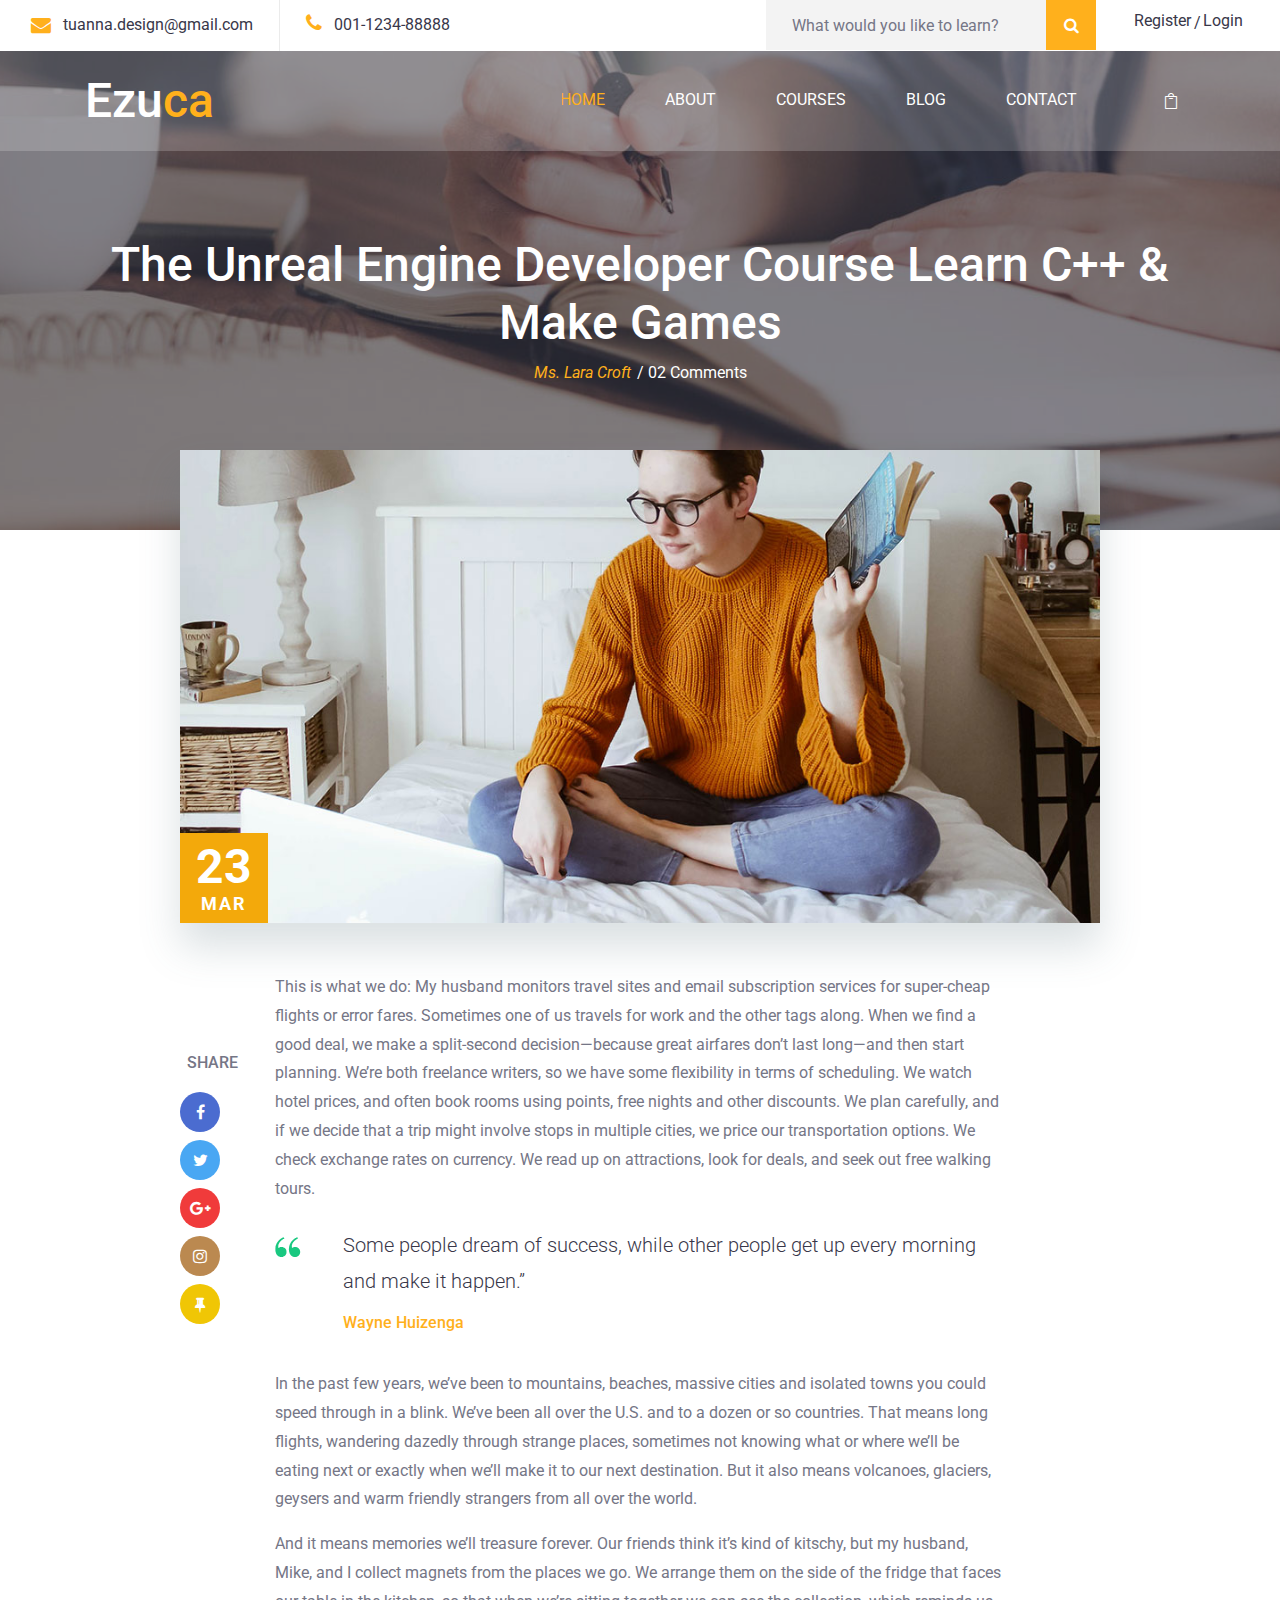
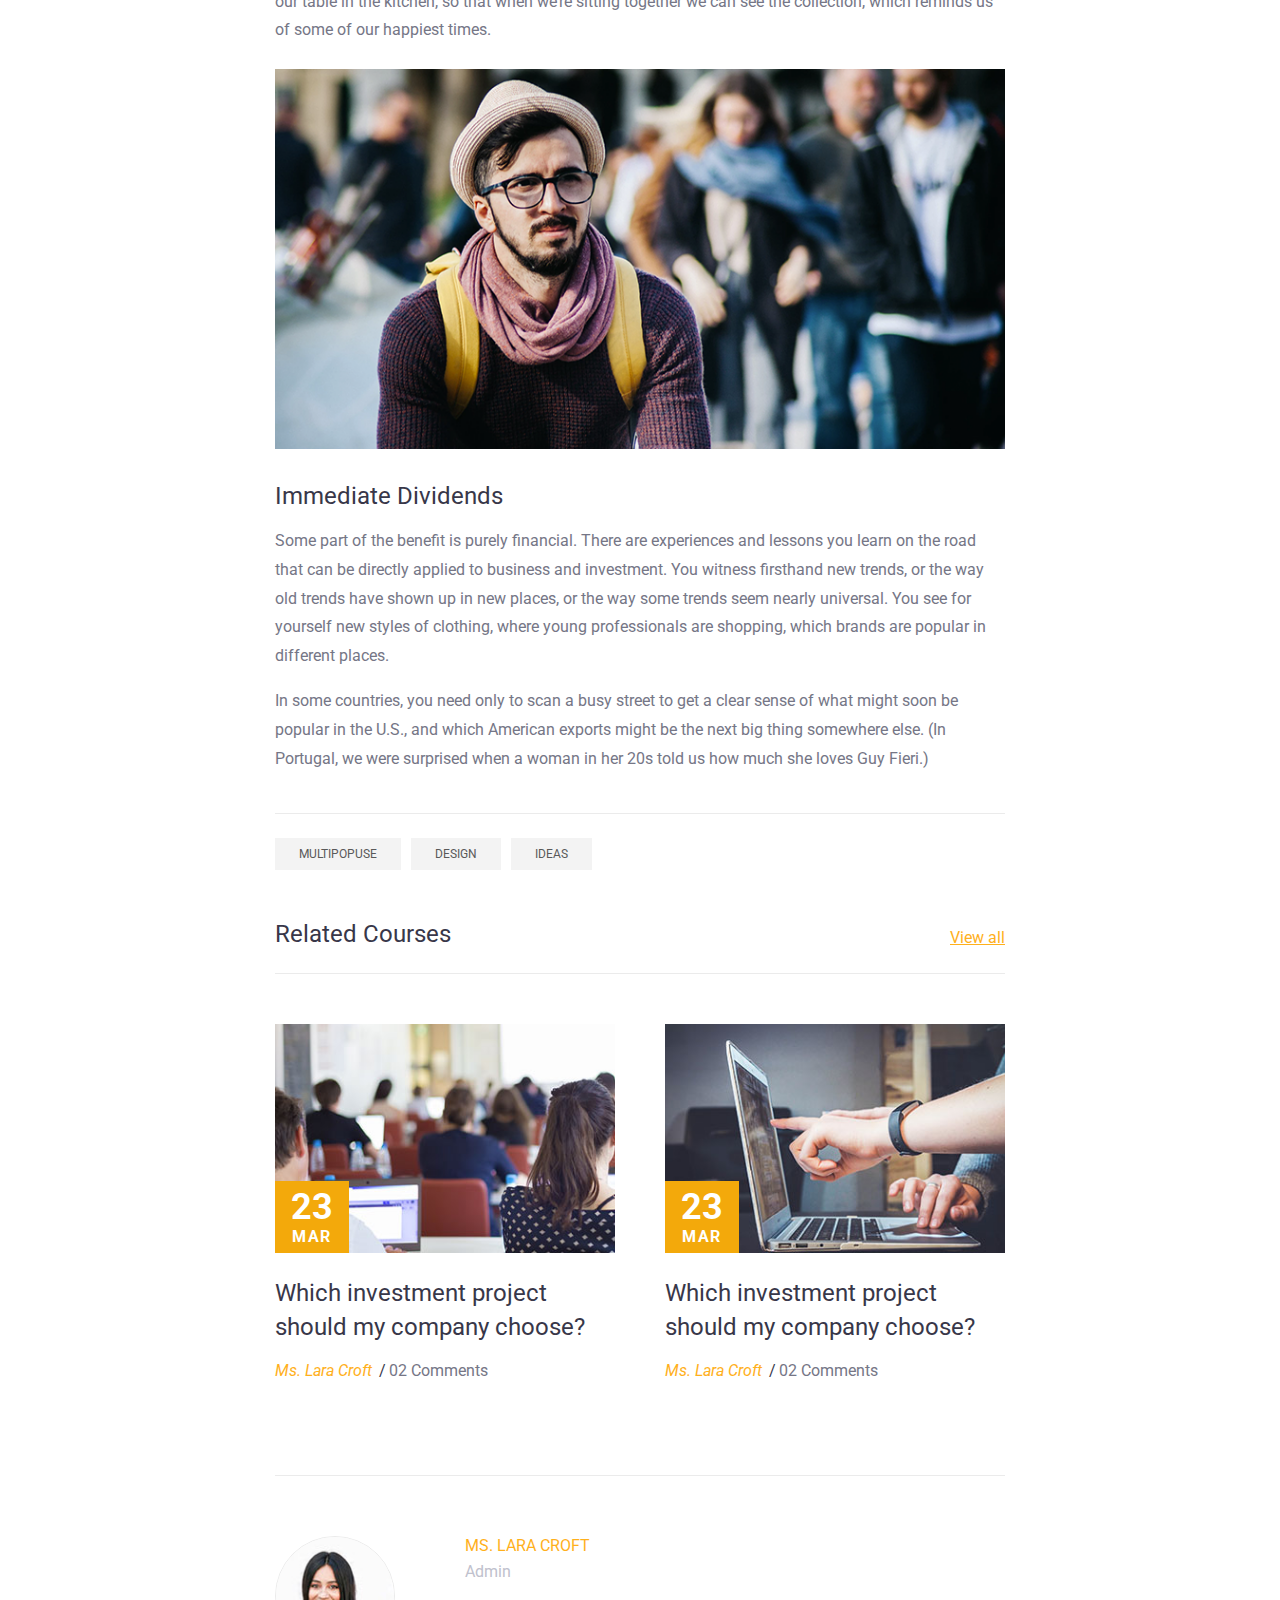
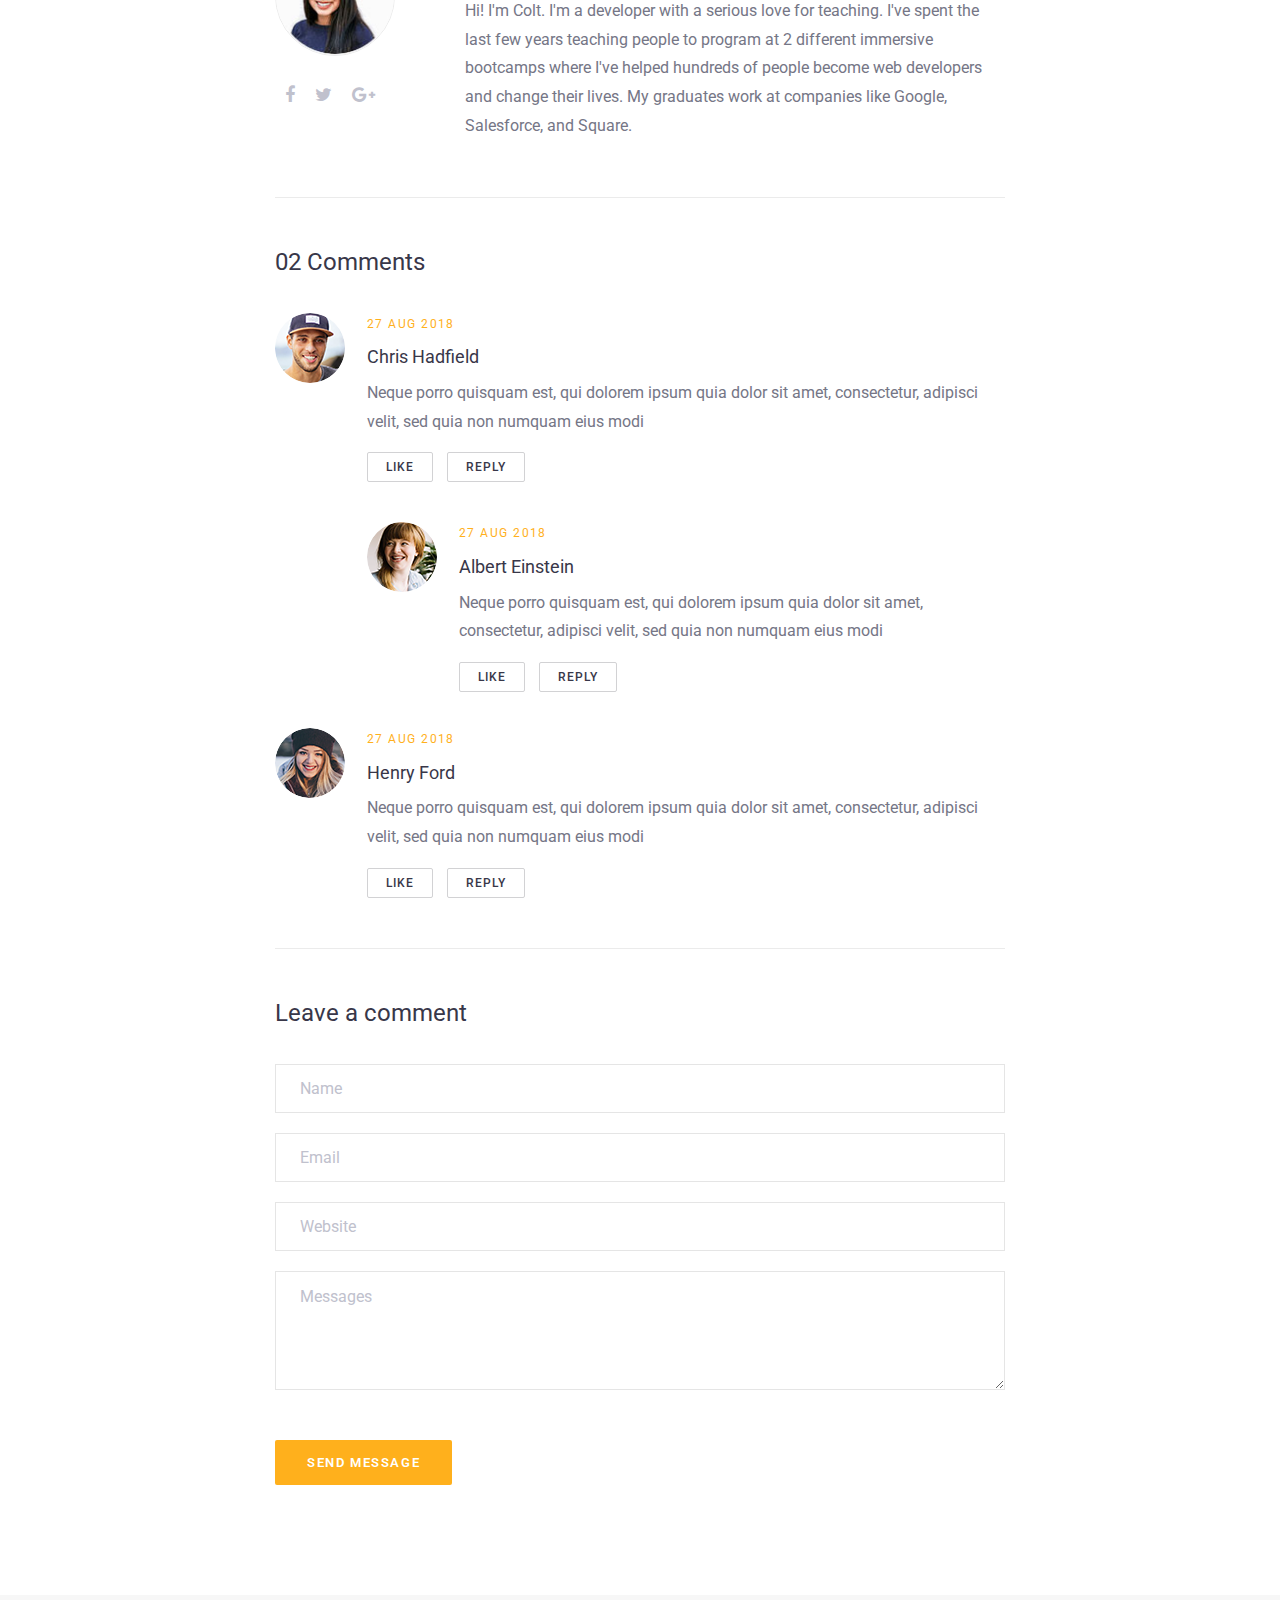
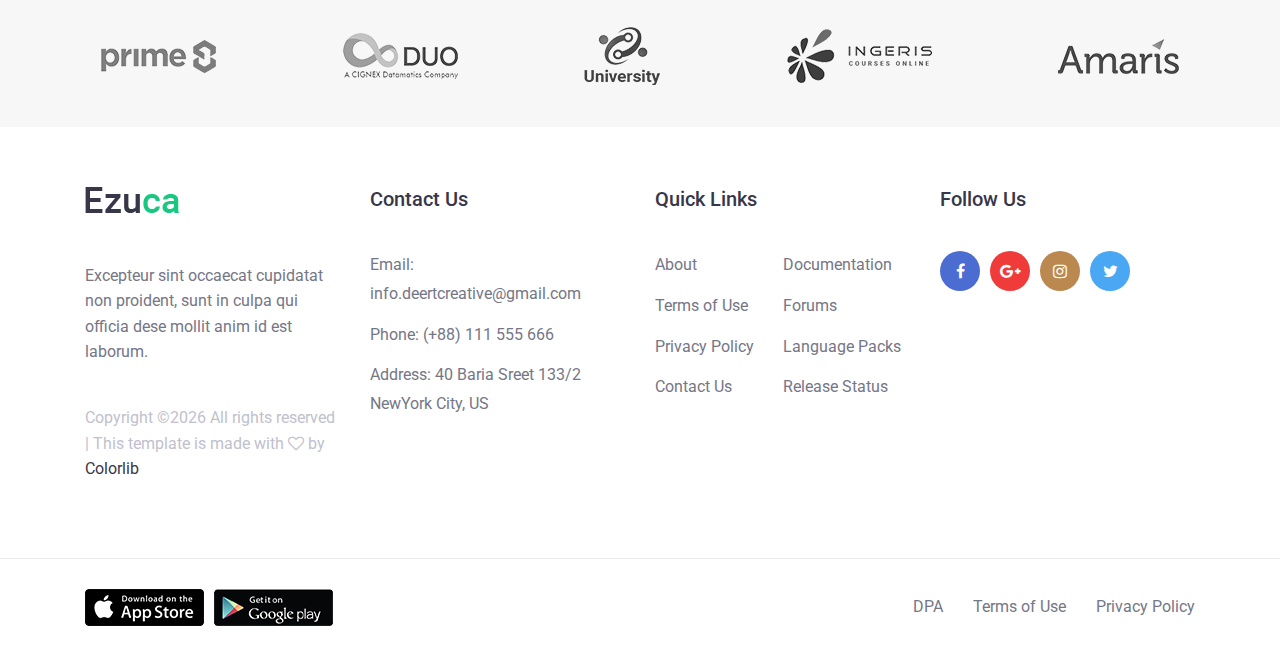
<file: single-post.html>
<!DOCTYPE html>
<html lang="en">
<head>
    <title>Hello World</title>

    <!-- Required meta tags -->
    <meta charset="utf-8">
    <meta name="viewport" content="width=device-width, initial-scale=1, shrink-to-fit=no">

    <!-- Bootstrap CSS -->
    <link rel="stylesheet" href="css/bootstrap.min.css">

    <!-- FontAwesome CSS -->
    <link rel="stylesheet" href="css/font-awesome.min.css">

    <!-- ElegantFonts CSS -->
    <link rel="stylesheet" href="css/elegant-fonts.css">

    <!-- themify-icons CSS -->
    <link rel="stylesheet" href="css/themify-icons.css">

    <!-- Swiper CSS -->
    <link rel="stylesheet" href="css/swiper.min.css">

    <!-- Styles -->
    <link rel="stylesheet" href="style.css">
</head>
<body class="single-blog-post">
    <div class="page-header">
        <header class="site-header">
            <div class="top-header-bar">
                <div class="container-fluid">
                    <div class="row">
                        <div class="col-12 col-lg-6 d-none d-md-flex flex-wrap justify-content-center justify-content-lg-start mb-3 mb-lg-0">
                            <div class="header-bar-email d-flex align-items-center">
                                <i class="fa fa-envelope"></i><a href="#">tuanna.design@gmail.com</a>
                            </div><!-- .header-bar-email -->

                            <div class="header-bar-text lg-flex align-items-center">
                                <p><i class="fa fa-phone"></i>001-1234-88888 </p>
                            </div><!-- .header-bar-text -->
                        </div><!-- .col -->

                        <div class="col-12 col-lg-6 d-flex flex-wrap justify-content-center justify-content-lg-end align-items-center">
                            <div class="header-bar-search">
                                <form class="flex align-items-stretch">
                                    <input type="search" placeholder="What would you like to learn?">
                                    <button type="submit" value="" class="flex justify-content-center align-items-center"><i class="fa fa-search"></i></button>
                                </form>
                            </div><!-- .header-bar-search -->

                            <div class="header-bar-menu">
                                <ul class="flex justify-content-center align-items-center py-2 pt-md-0">
                                    <li><a href="#">Register</a></li>
                                    <li><a href="#">Login</a></li>
                                </ul>
                            </div><!-- .header-bar-menu -->
                        </div><!-- .col -->
                    </div><!-- .row -->
                </div><!-- .container-fluid -->
            </div><!-- .top-header-bar -->

            <div class="nav-bar">
                <div class="container">
                    <div class="row">
                        <div class="col-9 col-lg-3">
                            <div class="site-branding">
                                <h1 class="site-title"><a href="index.html" rel="home">Ezu<span>ca</span></a></h1>
                            </div><!-- .site-branding -->
                        </div><!-- .col -->

                        <div class="col-3 col-lg-9 flex justify-content-end align-content-center">
                            <nav class="site-navigation flex justify-content-end align-items-center">
                                <ul class="flex flex-column flex-lg-row justify-content-lg-end align-content-center">
                                    <li class="current-menu-item"><a href="index.html">Home</a></li>
                                    <li><a href="#">About</a></li>
                                    <li><a href="#">Courses</a></li>
                                    <li><a href="#">blog</a></li>
                                    <li><a href="#">Contact</a></li>
                                </ul>

                                <div class="hamburger-menu d-lg-none">
                                    <span></span>
                                    <span></span>
                                    <span></span>
                                    <span></span>
                                </div><!-- .hamburger-menu -->

                                <div class="header-bar-cart">
                                    <a href="#" class="flex justify-content-center align-items-center"><span aria-hidden="true" class="icon_bag_alt"></span></a>
                                </div><!-- .header-bar-search -->
                            </nav><!-- .site-navigation -->
                        </div><!-- .col -->
                    </div><!-- .row -->
                </div><!-- .container -->
            </div><!-- .nav-bar -->
        </header><!-- .site-header -->

        <div class="page-header-overlay">
            <div class="container">
                <div class="row">
                    <div class="col-12">
                        <header class="entry-header">
                            <h1 class="entry-title">The Unreal Engine Developer Course Learn C++ & Make Games</h1>

                            <div class="entry-meta flex justify-content-center align-items-center">
                                <div class="post-author"><a href="#">Ms. Lara Croft </a></div>

                                <div class="post-comments"><a href="#">02 Comments</a></div>
                            </div><!-- .entry-meta -->
                        </header><!-- .entry-header -->
                    </div><!-- .col -->
                </div><!-- .row -->
            </div><!-- .container -->
        </div><!-- .page-header-overlay -->
    </div><!-- .page-header -->

    <div class="container">
        <div class="row">
            <div class="col-12 offset-lg-1 col-lg-10">
                <div class="featured-image">
                    <img src="images/single-post.jpg" alt="">

                    <div class="posted-date position-absolute">
                        <div class="day">23</div>
                        <div class="month">mar</div>
                    </div><!-- .posted-date -->
                </div><!-- .featured-image -->
            </div><!-- .col -->
        </div><!-- .row -->

        <div class="row">
            <div class="col-12 offset-lg-1 col-lg-1">
                <div class="post-share">
                    <h3>share</h3>

                    <ul class="flex flex-wrap align-items-center p-0 m-0">
                        <li><a href="#"><i class="fa fa-facebook"></i></a></li>
                        <li><a href="#"><i class="fa fa-twitter"></i></a></li>
                        <li><a href="#"><i class="fa fa-google-plus"></i></a></li>
                        <li><a href="#"><i class="fa fa-instagram"></i></a></li>
                        <li><a href="#"><i class="fa fa-thumb-tack"></i></a></li>
                    </ul>
                </div><!-- .post-share -->
            </div><!-- .col -->

            <div class="col-12 col-lg-8">
                <div class="single-post-wrap">
                    <p>This is what we do: My husband monitors travel sites and email subscription services for super-cheap flights or error fares. Sometimes one of us travels for work and the other tags along. When we find a good deal, we make a split-second decision—because great airfares don’t last long—and then start planning. We’re both freelance writers, so we have some flexibility in terms of scheduling. We watch hotel prices, and often book rooms using points, free nights and other discounts. We plan carefully, and if we decide that a trip might involve stops in multiple cities, we price our transportation options. We check exchange rates on currency. We read up on attractions, look for deals, and seek out free walking tours.</p>

                    <blockquote>
                        Some people dream of success, while other people get up every morning and make it happen.”

                        <span>Wayne Huizenga</span>
                    </blockquote>

                    <p>In the past few years, we’ve been to mountains, beaches, massive cities and isolated towns you could speed through in a blink. We’ve been all over the U.S. and to a dozen or so countries. That means long flights, wandering dazedly through strange places, sometimes not knowing what or where we’ll be eating next or exactly when we’ll make it to our next destination. But it also means volcanoes, glaciers, geysers and warm friendly strangers from all over the world.</p>

                    <p>And it means memories we’ll treasure forever. Our friends think it’s kind of kitschy, but my husband, Mike, and I collect magnets from the places we go. We arrange them on the side of the fridge that faces our table in the kitchen, so that when we’re sitting together we can see the collection, which reminds us of some of our happiest times.</p>

                    <figure class="my-4"><img src="images/blog-post-img.png" alt=""></figure>

                    <h3 class="mb-3">Immediate Dividends</h3>

                    <p>Some part of the benefit is purely financial. There are experiences and lessons you learn on the road that can be directly applied to business and investment. You witness firsthand new trends, or the way old trends have shown up in new places, or the way some trends seem nearly universal. You see for yourself new styles of clothing, where young professionals are shopping, which brands are popular in different places. </p>

                    <p>In some countries, you need only to scan a busy street to get a clear sense of what might soon be popular in the U.S., and which American exports might be the next big thing somewhere else. (In Portugal, we were surprised when a woman in her 20s told us how much she loves Guy Fieri.)</p>
                </div><!-- .single-post-wrap -->

                <div class="tags-links mt-4">
                    <ul class="d-flex flex-wrap align-items-center p-0 m-0">
                        <li><a href="#">Multipopuse</a></li>
                        <li><a href="#">Design</a></li>
                        <li><a href="#">Ideas</a></li>
                    </ul>
                </div><!-- .tags-links -->

                <div class="related-blog-posts">
                    <header class="entry-heading flex flex-wrap justify-content-between align-items-center">
                        <h2 class="entry-title">Related Courses</h2>

                        <a href="#">View all</a>
                    </header><!-- .entry-heading -->

                    <div class="row mx-m-25">
                        <div class="col-12 col-lg-6 px-25">
                            <div class="blog-post-content">
                                <figure class="blog-post-thumbnail position-relative m-0">
                                    <a href="#"><img src="images/b-5.jpg" alt=""></a>

                                    <div class="posted-date position-absolute">
                                        <div class="day">23</div>
                                        <div class="month">mar</div>
                                    </div>
                                </figure><!-- .blog-post-thumbnail -->

                                <div class="blog-post-content-wrap">
                                    <header class="entry-header">
                                        <h2 class="entry-title"><a href="#">Which investment project should my company choose?</a></h2>

                                        <div class="entry-meta flex flex-wrap align-items-center">
                                            <div class="post-author"><a href="#">Ms. Lara Croft </a></div>

                                            <div class="post-comments"><a href="#">02 Comments</a></div>
                                        </div><!-- .entry-meta -->
                                    </header><!-- .entry-header -->
                                </div><!-- .blog-post-content-wrap -->
                            </div><!-- .blog-post-content -->
                        </div><!-- .col -->

                        <div class="col-12 col-lg-6 px-25">
                            <div class="blog-post-content">
                                <figure class="blog-post-thumbnail position-relative m-0">
                                    <a href="#"><img src="images/b-6.jpg" alt=""></a>

                                    <div class="posted-date position-absolute">
                                        <div class="day">23</div>
                                        <div class="month">mar</div>
                                    </div>
                                </figure><!-- .blog-post-thumbnail -->

                                <div class="blog-post-content-wrap">
                                    <header class="entry-header">
                                        <h2 class="entry-title"><a href="#">Which investment project should my company choose?</a></h2>

                                        <div class="entry-meta flex flex-wrap align-items-center">
                                            <div class="post-author"><a href="#">Ms. Lara Croft </a></div>

                                            <div class="post-comments"><a href="#">02 Comments</a></div>
                                        </div><!-- .entry-meta -->
                                    </header><!-- .entry-header -->
                                </div><!-- .blog-post-content-wrap -->
                            </div><!-- .blog-post-content -->
                        </div><!-- .col -->
                    </div><!-- .row -->
                </div><!-- .related-course -->

                <div class="author-box">
                    <div class="author-info flex flex-wrap">
                        <div class="author-avatar">
                            <img src="images/instructor.jpg" alt="">

                            <ul class="author-social-profile p-0 m-0 mt-3 d-flex flex-wrap align-items-center">
                                <li><a href="#"><i class="fa fa-facebook"></i></a></li>
                                <li><a href="#"><i class="fa fa-twitter"></i></a></li>
                                <li><a href="#"><i class="fa fa-google-plus"></i></a></li>
                            </ul>
                        </div><!-- .author-avatar -->

                        <div class="author-details">
                            <h3 class="author-name">Ms. Lara Croft <span>Admin</span></h3>

                            <div class="entry-content mt-3">
                                <p>Hi! I'm Colt. I'm a developer with a serious love for teaching. I've spent the last few years teaching people to program at 2 different immersive bootcamps where I've helped hundreds of people become web developers and change their lives. My graduates work at companies like Google, Salesforce, and Square.</p>
                            </div><!-- .entry-content -->
                        </div><!-- .author-details -->
                    </div><!-- .author-info -->
                </div><!-- .author-box -->

                <div class="post-comments-wrap">
                    <div class="post-comments">
                        <h3 class="comments-title"><span class="comments-number">02 Comments</span></h3>

                        <ol class="comment-list">
                            <li class="comment">
                                <article class="comment-body">
                                    <figure class="comment-author-avatar">
                                        <img src="images/c-1.png" alt="">
                                    </figure><!-- .comment-author-avatar -->

                                    <div class="comment-wrap">
                                        <div class="comment-author">
                                            <span class="comment-meta d-block">
                                                <a href="#">27 Aug 2018</a>
                                            </span><!-- .comment-meta -->

                                            <span class="fn">
                                                <a href="#">Chris Hadfield</a>
                                            </span><!-- .fn -->
                                        </div><!-- .comment-author -->

                                        <p>Neque porro quisquam est, qui dolorem ipsum quia dolor sit amet, consectetur, adipisci velit, sed quia non numquam eius modi</p>

                                        <div class="reply">
                                            <a href="#">like</a>
                                            <a href="#">reply</a>
                                        </div><!-- .reply -->
                                    </div><!-- .comment-wrap -->

                                    <div class="clearfix"></div>
                                </article><!-- .comment-body -->

                                <ol class="children">
                                    <li class="comment">
                                        <article class="comment-body">
                                            <figure class="comment-author-avatar">
                                                <img src="images/c-2.png" alt="">
                                            </figure><!-- .comment-author-avatar -->

                                            <div class="comment-wrap">
                                                <div class="comment-author">
                                                    <span class="comment-meta d-block">
                                                        <a href="#">27 Aug 2018</a>
                                                    </span><!-- .comment-meta -->

                                                    <span class="fn">
                                                        <a href="#">Albert Einstein</a>
                                                    </span><!-- .fn -->
                                                </div><!-- .comment-author -->

                                                <p>Neque porro quisquam est, qui dolorem ipsum quia dolor sit amet, consectetur, adipisci velit, sed quia non numquam eius modi </p>

                                                <div class="reply">
                                                    <a href="#">like</a>
                                                    <a href="#">reply</a>
                                                </div><!-- .reply -->
                                            </div><!-- .comment-wrap -->

                                            <div class="clearfix"></div>
                                        </article><!-- .comment-body -->
                                    </li><!-- .comment -->
                                </ol><!-- .children -->
                            </li><!-- .comment -->

                            <li class="comment">
                                <article class="comment-body">
                                    <figure class="comment-author-avatar">
                                        <img src="images/c-3.png" alt="">
                                    </figure><!-- .comment-author-avatar -->

                                    <div class="comment-wrap">
                                        <div class="comment-author">
                                            <span class="comment-meta d-block">
                                                <a href="#">27 Aug 2018</a>
                                            </span><!-- .comment-meta -->

                                            <span class="fn">
                                                <a href="#">Henry Ford</a>
                                            </span><!-- .comment-autho -->
                                        </div><!-- .comment-author -->

                                        <p>Neque porro quisquam est, qui dolorem ipsum quia dolor sit amet, consectetur, adipisci velit, sed quia non numquam eius modi </p>

                                        <div class="reply">
                                            <a href="#">like</a>
                                            <a href="#">reply</a>
                                        </div><!-- .reply -->
                                    </div><!-- .comment-wrap -->

                                    <div class="clearfix"></div>
                                </article><!-- .comment-body -->
                            </li><!-- .comment -->
                        </ol><!-- .comment-list -->
                    </div><!-- .post-comments -->

                    <div class="comments-form">
                        <div class="comment-respond">
                            <h3 class="comment-reply-title">Leave a comment</h3>

                            <form class="comment-form">
                                <input type="text" placeholder="Name">
                                <input type="email" placeholder="Email">
                                <input type="url" placeholder="Website">
                                <textarea rows="4" placeholder="Messages"></textarea>
                                <input type="submit" value="send message">
                            </form><!-- .comment-form -->
                        </div><!-- .comment-respond -->
                    </div><!-- .comments-form -->
                </div><!-- .post-comments-wrap -->
            </div><!-- .col -->
        </div><!-- .row -->
    </div><!-- .container -->

    <div class="clients-logo">
        <div class="container">
            <div class="row">
                <div class="col-12 flex flex-wrap justify-content-center justify-content-lg-between align-items-center">
                    <div class="logo-wrap">
                        <img src="images/logo-1.png" alt="">
                    </div><!-- .logo-wrap -->

                    <div class="logo-wrap">
                        <img src="images/logo-2.png" alt="">
                    </div><!-- .logo-wrap -->

                    <div class="logo-wrap">
                        <img src="images/logo-3.png" alt="">
                    </div><!-- .logo-wrap -->

                    <div class="logo-wrap">
                        <img src="images/logo-4.png" alt="">
                    </div><!-- .logo-wrap -->

                    <div class="logo-wrap">
                        <img src="images/logo-5.png" alt="">
                    </div><!-- .logo-wrap -->
                </div><!-- .col -->
            </div><!-- .row -->
        </div><!-- .container -->
    </div><!-- .clients-logo -->

    <footer class="site-footer">
        <div class="footer-widgets">
            <div class="container">
                <div class="row">
                    <div class="col-12 col-md-6 col-lg-3">
                        <div class="foot-about">
                            <a class="foot-logo" href="#"><img src="images/foot-logo.png" alt=""></a>

                            <p>Excepteur sint occaecat cupidatat non proident, sunt in culpa qui officia dese mollit anim id est laborum. </p>

                            <p class="footer-copyright"><!-- Link back to Colorlib can't be removed. Template is licensed under CC BY 3.0. -->
Copyright &copy;<script>document.write(new Date().getFullYear());</script> All rights reserved | This template is made with <i class="fa fa-heart-o" aria-hidden="true"></i> by <a href="https://colorlib.com" target="_blank">Colorlib</a>
<!-- Link back to Colorlib can't be removed. Template is licensed under CC BY 3.0. --></p>
                        </div><!-- .foot-about -->
                    </div><!-- .col -->

                    <div class="col-12 col-md-6 col-lg-3 mt-5 mt-md-0">
                        <div class="foot-contact">
                            <h2>Contact Us</h2>

                            <ul>
                                <li>Email: info.deertcreative@gmail.com</li>
                                <li>Phone: (+88) 111 555 666</li>
                                <li>Address: 40 Baria Sreet 133/2 NewYork City, US</li>
                            </ul>
                        </div><!-- .foot-contact -->
                    </div><!-- .col -->

                    <div class="col-12 col-md-6 col-lg-3 mt-5 mt-lg-0">
                        <div class="quick-links flex flex-wrap">
                            <h2 class="w-100">Quick Links</h2>

                            <ul class="w-50">
                                <li><a href="#">About </a></li>
                                <li><a href="#">Terms of Use </a></li>
                                <li><a href="#">Privacy Policy </a></li>
                                <li><a href="#">Contact Us</a></li>
                            </ul>

                            <ul class="w-50">
                                <li><a href="#">Documentation</a></li>
                                <li><a href="#">Forums</a></li>
                                <li><a href="#">Language Packs</a></li>
                                <li><a href="#">Release Status</a></li>
                            </ul>
                        </div><!-- .quick-links -->
                    </div><!-- .col -->

                    <div class="col-12 col-md-6 col-lg-3 mt-5 mt-lg-0">
                        <div class="follow-us">
                            <h2>Follow Us</h2>

                            <ul class="follow-us flex flex-wrap align-items-center">
                                <li><a href="#"><i class="fa fa-facebook"></i></a></li>
                                <li><a href="#"><i class="fa fa-google-plus"></i></a></li>
                                <li><a href="#"><i class="fa fa-instagram"></i></a></li>
                                <li><a href="#"><i class="fa fa-twitter"></i></a></li>
                            </ul>
                        </div><!-- .quick-links -->
                    </div><!-- .col -->
                </div><!-- .row -->
            </div><!-- .container -->
        </div><!-- .footer-widgets -->

        <div class="footer-bar">
            <div class="container">
                <div class="row flex-wrap justify-content-center justify-content-lg-between align-items-center">
                    <div class="col-12 col-lg-6">
                        <div class="download-apps flex flex-wrap justify-content-center justify-content-lg-start align-items-center">
                            <a href="#"><img src="images/app-store.png" alt=""></a>
                            <a href="#"><img src="images/play-store.png" alt=""></a>
                        </div><!-- .download-apps -->

                    </div>

                    <div class="col-12 col-lg-6 mt-4 mt-lg-0">
                        <div class="footer-bar-nav">
                            <ul class="flex flex-wrap justify-content-center justify-content-lg-end align-items-center">
                                <li><a href="#">DPA</a></li>
                                <li><a href="#">Terms of Use</a></li>
                                <li><a href="#">Privacy Policy</a></li>
                            </ul>
                        </div><!-- .footer-bar-nav -->
                    </div><!-- .col-12 -->
                </div><!-- .row -->
            </div><!-- .container -->
        </div><!-- .footer-bar -->
    </footer><!-- .site-footer -->

    <script type='text/javascript' src='js/jquery.js'></script>
    <script type='text/javascript' src='js/swiper.min.js'></script>
    <script type='text/javascript' src='js/masonry.pkgd.min.js'></script>
    <script type='text/javascript' src='js/jquery.collapsible.min.js'></script>
    <script type='text/javascript' src='js/custom.js'></script>

</body>
</html>
</file>
<file: css/elegant-fonts.css>
@font-face {
	font-family: 'ElegantIcons';
	src:url('../fonts/ElegantIcons.eot');
	src:url('../fonts/ElegantIcons.eot?#iefix') format('embedded-opentype'),
		url('../fonts/ElegantIcons.woff') format('woff'),
		url('../fonts/ElegantIcons.ttf') format('truetype'),
		url('../fonts/ElegantIcons.svg#ElegantIcons') format('svg');
	font-weight: normal;
	font-style: normal;
}

/* Use the following CSS code if you want to use data attributes for inserting your icons */
[data-icon]:before {
	font-family: 'ElegantIcons';
	content: attr(data-icon);
	speak: none;
	font-weight: normal;
	font-variant: normal;
	text-transform: none;
	line-height: 1;
	-webkit-font-smoothing: antialiased;
	-moz-osx-font-smoothing: grayscale;
}

/* Use the following CSS code if you want to have a class per icon */
/*
Instead of a list of all class selectors,
you can use the generic selector below, but it's slower:
[class*="your-class-prefix"] {
*/
.arrow_up, .arrow_down, .arrow_left, .arrow_right, .arrow_left-up, .arrow_right-up, .arrow_right-down, .arrow_left-down, .arrow-up-down, .arrow_up-down_alt, .arrow_left-right_alt, .arrow_left-right, .arrow_expand_alt2, .arrow_expand_alt, .arrow_condense, .arrow_expand, .arrow_move, .arrow_carrot-up, .arrow_carrot-down, .arrow_carrot-left, .arrow_carrot-right, .arrow_carrot-2up, .arrow_carrot-2down, .arrow_carrot-2left, .arrow_carrot-2right, .arrow_carrot-up_alt2, .arrow_carrot-down_alt2, .arrow_carrot-left_alt2, .arrow_carrot-right_alt2, .arrow_carrot-2up_alt2, .arrow_carrot-2down_alt2, .arrow_carrot-2left_alt2, .arrow_carrot-2right_alt2, .arrow_triangle-up, .arrow_triangle-down, .arrow_triangle-left, .arrow_triangle-right, .arrow_triangle-up_alt2, .arrow_triangle-down_alt2, .arrow_triangle-left_alt2, .arrow_triangle-right_alt2, .arrow_back, .icon_minus-06, .icon_plus, .icon_close, .icon_check, .icon_minus_alt2, .icon_plus_alt2, .icon_close_alt2, .icon_check_alt2, .icon_zoom-out_alt, .icon_zoom-in_alt, .icon_search, .icon_box-empty, .icon_box-selected, .icon_minus-box, .icon_plus-box, .icon_box-checked, .icon_circle-empty, .icon_circle-slelected, .icon_stop_alt2, .icon_stop, .icon_pause_alt2, .icon_pause, .icon_menu, .icon_menu-square_alt2, .icon_menu-circle_alt2, .icon_ul, .icon_ol, .icon_adjust-horiz, .icon_adjust-vert, .icon_document_alt, .icon_documents_alt, .icon_pencil, .icon_pencil-edit_alt, .icon_pencil-edit, .icon_folder-alt, .icon_folder-open_alt, .icon_folder-add_alt, .icon_info_alt, .icon_error-oct_alt, .icon_error-circle_alt, .icon_error-triangle_alt, .icon_question_alt2, .icon_question, .icon_comment_alt, .icon_chat_alt, .icon_vol-mute_alt, .icon_volume-low_alt, .icon_volume-high_alt, .icon_quotations, .icon_quotations_alt2, .icon_clock_alt, .icon_lock_alt, .icon_lock-open_alt, .icon_key_alt, .icon_cloud_alt, .icon_cloud-upload_alt, .icon_cloud-download_alt, .icon_image, .icon_images, .icon_lightbulb_alt, .icon_gift_alt, .icon_house_alt, .icon_genius, .icon_mobile, .icon_tablet, .icon_laptop, .icon_desktop, .icon_camera_alt, .icon_mail_alt, .icon_cone_alt, .icon_ribbon_alt, .icon_bag_alt, .icon_creditcard, .icon_cart_alt, .icon_paperclip, .icon_tag_alt, .icon_tags_alt, .icon_trash_alt, .icon_cursor_alt, .icon_mic_alt, .icon_compass_alt, .icon_pin_alt, .icon_pushpin_alt, .icon_map_alt, .icon_drawer_alt, .icon_toolbox_alt, .icon_book_alt, .icon_calendar, .icon_film, .icon_table, .icon_contacts_alt, .icon_headphones, .icon_lifesaver, .icon_piechart, .icon_refresh, .icon_link_alt, .icon_link, .icon_loading, .icon_blocked, .icon_archive_alt, .icon_heart_alt, .icon_star_alt, .icon_star-half_alt, .icon_star, .icon_star-half, .icon_tools, .icon_tool, .icon_cog, .icon_cogs, .arrow_up_alt, .arrow_down_alt, .arrow_left_alt, .arrow_right_alt, .arrow_left-up_alt, .arrow_right-up_alt, .arrow_right-down_alt, .arrow_left-down_alt, .arrow_condense_alt, .arrow_expand_alt3, .arrow_carrot_up_alt, .arrow_carrot-down_alt, .arrow_carrot-left_alt, .arrow_carrot-right_alt, .arrow_carrot-2up_alt, .arrow_carrot-2dwnn_alt, .arrow_carrot-2left_alt, .arrow_carrot-2right_alt, .arrow_triangle-up_alt, .arrow_triangle-down_alt, .arrow_triangle-left_alt, .arrow_triangle-right_alt, .icon_minus_alt, .icon_plus_alt, .icon_close_alt, .icon_check_alt, .icon_zoom-out, .icon_zoom-in, .icon_stop_alt, .icon_menu-square_alt, .icon_menu-circle_alt, .icon_document, .icon_documents, .icon_pencil_alt, .icon_folder, .icon_folder-open, .icon_folder-add, .icon_folder_upload, .icon_folder_download, .icon_info, .icon_error-circle, .icon_error-oct, .icon_error-triangle, .icon_question_alt, .icon_comment, .icon_chat, .icon_vol-mute, .icon_volume-low, .icon_volume-high, .icon_quotations_alt, .icon_clock, .icon_lock, .icon_lock-open, .icon_key, .icon_cloud, .icon_cloud-upload, .icon_cloud-download, .icon_lightbulb, .icon_gift, .icon_house, .icon_camera, .icon_mail, .icon_cone, .icon_ribbon, .icon_bag, .icon_cart, .icon_tag, .icon_tags, .icon_trash, .icon_cursor, .icon_mic, .icon_compass, .icon_pin, .icon_pushpin, .icon_map, .icon_drawer, .icon_toolbox, .icon_book, .icon_contacts, .icon_archive, .icon_heart, .icon_profile, .icon_group, .icon_grid-2x2, .icon_grid-3x3, .icon_music, .icon_pause_alt, .icon_phone, .icon_upload, .icon_download, .social_facebook, .social_twitter, .social_pinterest, .social_googleplus, .social_tumblr, .social_tumbleupon, .social_wordpress, .social_instagram, .social_dribbble, .social_vimeo, .social_linkedin, .social_rss, .social_deviantart, .social_share, .social_myspace, .social_skype, .social_youtube, .social_picassa, .social_googledrive, .social_flickr, .social_blogger, .social_spotify, .social_delicious, .social_facebook_circle, .social_twitter_circle, .social_pinterest_circle, .social_googleplus_circle, .social_tumblr_circle, .social_stumbleupon_circle, .social_wordpress_circle, .social_instagram_circle, .social_dribbble_circle, .social_vimeo_circle, .social_linkedin_circle, .social_rss_circle, .social_deviantart_circle, .social_share_circle, .social_myspace_circle, .social_skype_circle, .social_youtube_circle, .social_picassa_circle, .social_googledrive_alt2, .social_flickr_circle, .social_blogger_circle, .social_spotify_circle, .social_delicious_circle, .social_facebook_square, .social_twitter_square, .social_pinterest_square, .social_googleplus_square, .social_tumblr_square, .social_stumbleupon_square, .social_wordpress_square, .social_instagram_square, .social_dribbble_square, .social_vimeo_square, .social_linkedin_square, .social_rss_square, .social_deviantart_square, .social_share_square, .social_myspace_square, .social_skype_square, .social_youtube_square, .social_picassa_square, .social_googledrive_square, .social_flickr_square, .social_blogger_square, .social_spotify_square, .social_delicious_square, .icon_printer, .icon_calulator, .icon_building, .icon_floppy, .icon_drive, .icon_search-2, .icon_id, .icon_id-2, .icon_puzzle, .icon_like, .icon_dislike, .icon_mug, .icon_currency, .icon_wallet, .icon_pens, .icon_easel, .icon_flowchart, .icon_datareport, .icon_briefcase, .icon_shield, .icon_percent, .icon_globe, .icon_globe-2, .icon_target, .icon_hourglass, .icon_balance, .icon_rook, .icon_printer-alt, .icon_calculator_alt, .icon_building_alt, .icon_floppy_alt, .icon_drive_alt, .icon_search_alt, .icon_id_alt, .icon_id-2_alt, .icon_puzzle_alt, .icon_like_alt, .icon_dislike_alt, .icon_mug_alt, .icon_currency_alt, .icon_wallet_alt, .icon_pens_alt, .icon_easel_alt, .icon_flowchart_alt, .icon_datareport_alt, .icon_briefcase_alt, .icon_shield_alt, .icon_percent_alt, .icon_globe_alt, .icon_clipboard {
	font-family: 'ElegantIcons';
	speak: none;
	font-style: normal;
	font-weight: normal;
	font-variant: normal;
	text-transform: none;
	line-height: 1;
	-webkit-font-smoothing: antialiased;
}
.arrow_up:before {
	content: "\21";
}
.arrow_down:before {
	content: "\22";
}
.arrow_left:before {
	content: "\23";
}
.arrow_right:before {
	content: "\24";
}
.arrow_left-up:before {
	content: "\25";
}
.arrow_right-up:before {
	content: "\26";
}
.arrow_right-down:before {
	content: "\27";
}
.arrow_left-down:before {
	content: "\28";
}
.arrow-up-down:before {
	content: "\29";
}
.arrow_up-down_alt:before {
	content: "\2a";
}
.arrow_left-right_alt:before {
	content: "\2b";
}
.arrow_left-right:before {
	content: "\2c";
}
.arrow_expand_alt2:before {
	content: "\2d";
}
.arrow_expand_alt:before {
	content: "\2e";
}
.arrow_condense:before {
	content: "\2f";
}
.arrow_expand:before {
	content: "\30";
}
.arrow_move:before {
	content: "\31";
}
.arrow_carrot-up:before {
	content: "\32";
}
.arrow_carrot-down:before {
	content: "\33";
}
.arrow_carrot-left:before {
	content: "\34";
}
.arrow_carrot-right:before {
	content: "\35";
}
.arrow_carrot-2up:before {
	content: "\36";
}
.arrow_carrot-2down:before {
	content: "\37";
}
.arrow_carrot-2left:before {
	content: "\38";
}
.arrow_carrot-2right:before {
	content: "\39";
}
.arrow_carrot-up_alt2:before {
	content: "\3a";
}
.arrow_carrot-down_alt2:before {
	content: "\3b";
}
.arrow_carrot-left_alt2:before {
	content: "\3c";
}
.arrow_carrot-right_alt2:before {
	content: "\3d";
}
.arrow_carrot-2up_alt2:before {
	content: "\3e";
}
.arrow_carrot-2down_alt2:before {
	content: "\3f";
}
.arrow_carrot-2left_alt2:before {
	content: "\40";
}
.arrow_carrot-2right_alt2:before {
	content: "\41";
}
.arrow_triangle-up:before {
	content: "\42";
}
.arrow_triangle-down:before {
	content: "\43";
}
.arrow_triangle-left:before {
	content: "\44";
}
.arrow_triangle-right:before {
	content: "\45";
}
.arrow_triangle-up_alt2:before {
	content: "\46";
}
.arrow_triangle-down_alt2:before {
	content: "\47";
}
.arrow_triangle-left_alt2:before {
	content: "\48";
}
.arrow_triangle-right_alt2:before {
	content: "\49";
}
.arrow_back:before {
	content: "\4a";
}
.icon_minus-06:before {
	content: "\4b";
}
.icon_plus:before {
	content: "\4c";
}
.icon_close:before {
	content: "\4d";
}
.icon_check:before {
	content: "\4e";
}
.icon_minus_alt2:before {
	content: "\4f";
}
.icon_plus_alt2:before {
	content: "\50";
}
.icon_close_alt2:before {
	content: "\51";
}
.icon_check_alt2:before {
	content: "\52";
}
.icon_zoom-out_alt:before {
	content: "\53";
}
.icon_zoom-in_alt:before {
	content: "\54";
}
.icon_search:before {
	content: "\55";
}
.icon_box-empty:before {
	content: "\56";
}
.icon_box-selected:before {
	content: "\57";
}
.icon_minus-box:before {
	content: "\58";
}
.icon_plus-box:before {
	content: "\59";
}
.icon_box-checked:before {
	content: "\5a";
}
.icon_circle-empty:before {
	content: "\5b";
}
.icon_circle-slelected:before {
	content: "\5c";
}
.icon_stop_alt2:before {
	content: "\5d";
}
.icon_stop:before {
	content: "\5e";
}
.icon_pause_alt2:before {
	content: "\5f";
}
.icon_pause:before {
	content: "\60";
}
.icon_menu:before {
	content: "\61";
}
.icon_menu-square_alt2:before {
	content: "\62";
}
.icon_menu-circle_alt2:before {
	content: "\63";
}
.icon_ul:before {
	content: "\64";
}
.icon_ol:before {
	content: "\65";
}
.icon_adjust-horiz:before {
	content: "\66";
}
.icon_adjust-vert:before {
	content: "\67";
}
.icon_document_alt:before {
	content: "\68";
}
.icon_documents_alt:before {
	content: "\69";
}
.icon_pencil:before {
	content: "\6a";
}
.icon_pencil-edit_alt:before {
	content: "\6b";
}
.icon_pencil-edit:before {
	content: "\6c";
}
.icon_folder-alt:before {
	content: "\6d";
}
.icon_folder-open_alt:before {
	content: "\6e";
}
.icon_folder-add_alt:before {
	content: "\6f";
}
.icon_info_alt:before {
	content: "\70";
}
.icon_error-oct_alt:before {
	content: "\71";
}
.icon_error-circle_alt:before {
	content: "\72";
}
.icon_error-triangle_alt:before {
	content: "\73";
}
.icon_question_alt2:before {
	content: "\74";
}
.icon_question:before {
	content: "\75";
}
.icon_comment_alt:before {
	content: "\76";
}
.icon_chat_alt:before {
	content: "\77";
}
.icon_vol-mute_alt:before {
	content: "\78";
}
.icon_volume-low_alt:before {
	content: "\79";
}
.icon_volume-high_alt:before {
	content: "\7a";
}
.icon_quotations:before {
	content: "\7b";
}
.icon_quotations_alt2:before {
	content: "\7c";
}
.icon_clock_alt:before {
	content: "\7d";
}
.icon_lock_alt:before {
	content: "\7e";
}
.icon_lock-open_alt:before {
	content: "\e000";
}
.icon_key_alt:before {
	content: "\e001";
}
.icon_cloud_alt:before {
	content: "\e002";
}
.icon_cloud-upload_alt:before {
	content: "\e003";
}
.icon_cloud-download_alt:before {
	content: "\e004";
}
.icon_image:before {
	content: "\e005";
}
.icon_images:before {
	content: "\e006";
}
.icon_lightbulb_alt:before {
	content: "\e007";
}
.icon_gift_alt:before {
	content: "\e008";
}
.icon_house_alt:before {
	content: "\e009";
}
.icon_genius:before {
	content: "\e00a";
}
.icon_mobile:before {
	content: "\e00b";
}
.icon_tablet:before {
	content: "\e00c";
}
.icon_laptop:before {
	content: "\e00d";
}
.icon_desktop:before {
	content: "\e00e";
}
.icon_camera_alt:before {
	content: "\e00f";
}
.icon_mail_alt:before {
	content: "\e010";
}
.icon_cone_alt:before {
	content: "\e011";
}
.icon_ribbon_alt:before {
	content: "\e012";
}
.icon_bag_alt:before {
	content: "\e013";
}
.icon_creditcard:before {
	content: "\e014";
}
.icon_cart_alt:before {
	content: "\e015";
}
.icon_paperclip:before {
	content: "\e016";
}
.icon_tag_alt:before {
	content: "\e017";
}
.icon_tags_alt:before {
	content: "\e018";
}
.icon_trash_alt:before {
	content: "\e019";
}
.icon_cursor_alt:before {
	content: "\e01a";
}
.icon_mic_alt:before {
	content: "\e01b";
}
.icon_compass_alt:before {
	content: "\e01c";
}
.icon_pin_alt:before {
	content: "\e01d";
}
.icon_pushpin_alt:before {
	content: "\e01e";
}
.icon_map_alt:before {
	content: "\e01f";
}
.icon_drawer_alt:before {
	content: "\e020";
}
.icon_toolbox_alt:before {
	content: "\e021";
}
.icon_book_alt:before {
	content: "\e022";
}
.icon_calendar:before {
	content: "\e023";
}
.icon_film:before {
	content: "\e024";
}
.icon_table:before {
	content: "\e025";
}
.icon_contacts_alt:before {
	content: "\e026";
}
.icon_headphones:before {
	content: "\e027";
}
.icon_lifesaver:before {
	content: "\e028";
}
.icon_piechart:before {
	content: "\e029";
}
.icon_refresh:before {
	content: "\e02a";
}
.icon_link_alt:before {
	content: "\e02b";
}
.icon_link:before {
	content: "\e02c";
}
.icon_loading:before {
	content: "\e02d";
}
.icon_blocked:before {
	content: "\e02e";
}
.icon_archive_alt:before {
	content: "\e02f";
}
.icon_heart_alt:before {
	content: "\e030";
}
.icon_star_alt:before {
	content: "\e031";
}
.icon_star-half_alt:before {
	content: "\e032";
}
.icon_star:before {
	content: "\e033";
}
.icon_star-half:before {
	content: "\e034";
}
.icon_tools:before {
	content: "\e035";
}
.icon_tool:before {
	content: "\e036";
}
.icon_cog:before {
	content: "\e037";
}
.icon_cogs:before {
	content: "\e038";
}
.arrow_up_alt:before {
	content: "\e039";
}
.arrow_down_alt:before {
	content: "\e03a";
}
.arrow_left_alt:before {
	content: "\e03b";
}
.arrow_right_alt:before {
	content: "\e03c";
}
.arrow_left-up_alt:before {
	content: "\e03d";
}
.arrow_right-up_alt:before {
	content: "\e03e";
}
.arrow_right-down_alt:before {
	content: "\e03f";
}
.arrow_left-down_alt:before {
	content: "\e040";
}
.arrow_condense_alt:before {
	content: "\e041";
}
.arrow_expand_alt3:before {
	content: "\e042";
}
.arrow_carrot_up_alt:before {
	content: "\e043";
}
.arrow_carrot-down_alt:before {
	content: "\e044";
}
.arrow_carrot-left_alt:before {
	content: "\e045";
}
.arrow_carrot-right_alt:before {
	content: "\e046";
}
.arrow_carrot-2up_alt:before {
	content: "\e047";
}
.arrow_carrot-2dwnn_alt:before {
	content: "\e048";
}
.arrow_carrot-2left_alt:before {
	content: "\e049";
}
.arrow_carrot-2right_alt:before {
	content: "\e04a";
}
.arrow_triangle-up_alt:before {
	content: "\e04b";
}
.arrow_triangle-down_alt:before {
	content: "\e04c";
}
.arrow_triangle-left_alt:before {
	content: "\e04d";
}
.arrow_triangle-right_alt:before {
	content: "\e04e";
}
.icon_minus_alt:before {
	content: "\e04f";
}
.icon_plus_alt:before {
	content: "\e050";
}
.icon_close_alt:before {
	content: "\e051";
}
.icon_check_alt:before {
	content: "\e052";
}
.icon_zoom-out:before {
	content: "\e053";
}
.icon_zoom-in:before {
	content: "\e054";
}
.icon_stop_alt:before {
	content: "\e055";
}
.icon_menu-square_alt:before {
	content: "\e056";
}
.icon_menu-circle_alt:before {
	content: "\e057";
}
.icon_document:before {
	content: "\e058";
}
.icon_documents:before {
	content: "\e059";
}
.icon_pencil_alt:before {
	content: "\e05a";
}
.icon_folder:before {
	content: "\e05b";
}
.icon_folder-open:before {
	content: "\e05c";
}
.icon_folder-add:before {
	content: "\e05d";
}
.icon_folder_upload:before {
	content: "\e05e";
}
.icon_folder_download:before {
	content: "\e05f";
}
.icon_info:before {
	content: "\e060";
}
.icon_error-circle:before {
	content: "\e061";
}
.icon_error-oct:before {
	content: "\e062";
}
.icon_error-triangle:before {
	content: "\e063";
}
.icon_question_alt:before {
	content: "\e064";
}
.icon_comment:before {
	content: "\e065";
}
.icon_chat:before {
	content: "\e066";
}
.icon_vol-mute:before {
	content: "\e067";
}
.icon_volume-low:before {
	content: "\e068";
}
.icon_volume-high:before {
	content: "\e069";
}
.icon_quotations_alt:before {
	content: "\e06a";
}
.icon_clock:before {
	content: "\e06b";
}
.icon_lock:before {
	content: "\e06c";
}
.icon_lock-open:before {
	content: "\e06d";
}
.icon_key:before {
	content: "\e06e";
}
.icon_cloud:before {
	content: "\e06f";
}
.icon_cloud-upload:before {
	content: "\e070";
}
.icon_cloud-download:before {
	content: "\e071";
}
.icon_lightbulb:before {
	content: "\e072";
}
.icon_gift:before {
	content: "\e073";
}
.icon_house:before {
	content: "\e074";
}
.icon_camera:before {
	content: "\e075";
}
.icon_mail:before {
	content: "\e076";
}
.icon_cone:before {
	content: "\e077";
}
.icon_ribbon:before {
	content: "\e078";
}
.icon_bag:before {
	content: "\e079";
}
.icon_cart:before {
	content: "\e07a";
}
.icon_tag:before {
	content: "\e07b";
}
.icon_tags:before {
	content: "\e07c";
}
.icon_trash:before {
	content: "\e07d";
}
.icon_cursor:before {
	content: "\e07e";
}
.icon_mic:before {
	content: "\e07f";
}
.icon_compass:before {
	content: "\e080";
}
.icon_pin:before {
	content: "\e081";
}
.icon_pushpin:before {
	content: "\e082";
}
.icon_map:before {
	content: "\e083";
}
.icon_drawer:before {
	content: "\e084";
}
.icon_toolbox:before {
	content: "\e085";
}
.icon_book:before {
	content: "\e086";
}
.icon_contacts:before {
	content: "\e087";
}
.icon_archive:before {
	content: "\e088";
}
.icon_heart:before {
	content: "\e089";
}
.icon_profile:before {
	content: "\e08a";
}
.icon_group:before {
	content: "\e08b";
}
.icon_grid-2x2:before {
	content: "\e08c";
}
.icon_grid-3x3:before {
	content: "\e08d";
}
.icon_music:before {
	content: "\e08e";
}
.icon_pause_alt:before {
	content: "\e08f";
}
.icon_phone:before {
	content: "\e090";
}
.icon_upload:before {
	content: "\e091";
}
.icon_download:before {
	content: "\e092";
}
.social_facebook:before {
	content: "\e093";
}
.social_twitter:before {
	content: "\e094";
}
.social_pinterest:before {
	content: "\e095";
}
.social_googleplus:before {
	content: "\e096";
}
.social_tumblr:before {
	content: "\e097";
}
.social_tumbleupon:before {
	content: "\e098";
}
.social_wordpress:before {
	content: "\e099";
}
.social_instagram:before {
	content: "\e09a";
}
.social_dribbble:before {
	content: "\e09b";
}
.social_vimeo:before {
	content: "\e09c";
}
.social_linkedin:before {
	content: "\e09d";
}
.social_rss:before {
	content: "\e09e";
}
.social_deviantart:before {
	content: "\e09f";
}
.social_share:before {
	content: "\e0a0";
}
.social_myspace:before {
	content: "\e0a1";
}
.social_skype:before {
	content: "\e0a2";
}
.social_youtube:before {
	content: "\e0a3";
}
.social_picassa:before {
	content: "\e0a4";
}
.social_googledrive:before {
	content: "\e0a5";
}
.social_flickr:before {
	content: "\e0a6";
}
.social_blogger:before {
	content: "\e0a7";
}
.social_spotify:before {
	content: "\e0a8";
}
.social_delicious:before {
	content: "\e0a9";
}
.social_facebook_circle:before {
	content: "\e0aa";
}
.social_twitter_circle:before {
	content: "\e0ab";
}
.social_pinterest_circle:before {
	content: "\e0ac";
}
.social_googleplus_circle:before {
	content: "\e0ad";
}
.social_tumblr_circle:before {
	content: "\e0ae";
}
.social_stumbleupon_circle:before {
	content: "\e0af";
}
.social_wordpress_circle:before {
	content: "\e0b0";
}
.social_instagram_circle:before {
	content: "\e0b1";
}
.social_dribbble_circle:before {
	content: "\e0b2";
}
.social_vimeo_circle:before {
	content: "\e0b3";
}
.social_linkedin_circle:before {
	content: "\e0b4";
}
.social_rss_circle:before {
	content: "\e0b5";
}
.social_deviantart_circle:before {
	content: "\e0b6";
}
.social_share_circle:before {
	content: "\e0b7";
}
.social_myspace_circle:before {
	content: "\e0b8";
}
.social_skype_circle:before {
	content: "\e0b9";
}
.social_youtube_circle:before {
	content: "\e0ba";
}
.social_picassa_circle:before {
	content: "\e0bb";
}
.social_googledrive_alt2:before {
	content: "\e0bc";
}
.social_flickr_circle:before {
	content: "\e0bd";
}
.social_blogger_circle:before {
	content: "\e0be";
}
.social_spotify_circle:before {
	content: "\e0bf";
}
.social_delicious_circle:before {
	content: "\e0c0";
}
.social_facebook_square:before {
	content: "\e0c1";
}
.social_twitter_square:before {
	content: "\e0c2";
}
.social_pinterest_square:before {
	content: "\e0c3";
}
.social_googleplus_square:before {
	content: "\e0c4";
}
.social_tumblr_square:before {
	content: "\e0c5";
}
.social_stumbleupon_square:before {
	content: "\e0c6";
}
.social_wordpress_square:before {
	content: "\e0c7";
}
.social_instagram_square:before {
	content: "\e0c8";
}
.social_dribbble_square:before {
	content: "\e0c9";
}
.social_vimeo_square:before {
	content: "\e0ca";
}
.social_linkedin_square:before {
	content: "\e0cb";
}
.social_rss_square:before {
	content: "\e0cc";
}
.social_deviantart_square:before {
	content: "\e0cd";
}
.social_share_square:before {
	content: "\e0ce";
}
.social_myspace_square:before {
	content: "\e0cf";
}
.social_skype_square:before {
	content: "\e0d0";
}
.social_youtube_square:before {
	content: "\e0d1";
}
.social_picassa_square:before {
	content: "\e0d2";
}
.social_googledrive_square:before {
	content: "\e0d3";
}
.social_flickr_square:before {
	content: "\e0d4";
}
.social_blogger_square:before {
	content: "\e0d5";
}
.social_spotify_square:before {
	content: "\e0d6";
}
.social_delicious_square:before {
	content: "\e0d7";
}
.icon_printer:before {
	content: "\e103";
}
.icon_calulator:before {
	content: "\e0ee";
}
.icon_building:before {
	content: "\e0ef";
}
.icon_floppy:before {
	content: "\e0e8";
}
.icon_drive:before {
	content: "\e0ea";
}
.icon_search-2:before {
	content: "\e101";
}
.icon_id:before {
	content: "\e107";
}
.icon_id-2:before {
	content: "\e108";
}
.icon_puzzle:before {
	content: "\e102";
}
.icon_like:before {
	content: "\e106";
}
.icon_dislike:before {
	content: "\e0eb";
}
.icon_mug:before {
	content: "\e105";
}
.icon_currency:before {
	content: "\e0ed";
}
.icon_wallet:before {
	content: "\e100";
}
.icon_pens:before {
	content: "\e104";
}
.icon_easel:before {
	content: "\e0e9";
}
.icon_flowchart:before {
	content: "\e109";
}
.icon_datareport:before {
	content: "\e0ec";
}
.icon_briefcase:before {
	content: "\e0fe";
}
.icon_shield:before {
	content: "\e0f6";
}
.icon_percent:before {
	content: "\e0fb";
}
.icon_globe:before {
	content: "\e0e2";
}
.icon_globe-2:before {
	content: "\e0e3";
}
.icon_target:before {
	content: "\e0f5";
}
.icon_hourglass:before {
	content: "\e0e1";
}
.icon_balance:before {
	content: "\e0ff";
}
.icon_rook:before {
	content: "\e0f8";
}
.icon_printer-alt:before {
	content: "\e0fa";
}
.icon_calculator_alt:before {
	content: "\e0e7";
}
.icon_building_alt:before {
	content: "\e0fd";
}
.icon_floppy_alt:before {
	content: "\e0e4";
}
.icon_drive_alt:before {
	content: "\e0e5";
}
.icon_search_alt:before {
	content: "\e0f7";
}
.icon_id_alt:before {
	content: "\e0e0";
}
.icon_id-2_alt:before {
	content: "\e0fc";
}
.icon_puzzle_alt:before {
	content: "\e0f9";
}
.icon_like_alt:before {
	content: "\e0dd";
}
.icon_dislike_alt:before {
	content: "\e0f1";
}
.icon_mug_alt:before {
	content: "\e0dc";
}
.icon_currency_alt:before {
	content: "\e0f3";
}
.icon_wallet_alt:before {
	content: "\e0d8";
}
.icon_pens_alt:before {
	content: "\e0db";
}
.icon_easel_alt:before {
	content: "\e0f0";
}
.icon_flowchart_alt:before {
	content: "\e0df";
}
.icon_datareport_alt:before {
	content: "\e0f2";
}
.icon_briefcase_alt:before {
	content: "\e0f4";
}
.icon_shield_alt:before {
	content: "\e0d9";
}
.icon_percent_alt:before {
	content: "\e0da";
}
.icon_globe_alt:before {
	content: "\e0de";
}
.icon_clipboard:before {
	content: "\e0e6";
}


	.glyph {
		float: left;
		text-align: center;
		padding: .75em;
		margin: .4em 1.5em .75em 0;
		width: 6em;
text-shadow: none;
	}
        .glyph_big {
        font-size: 128px;
        color: #59c5dc;
        float: left;
        margin-right: 20px;
        }

        .glyph div { padding-bottom: 10px;}

	.glyph input {
		font-family: consolas, monospace;
		font-size: 12px;
		width: 100%;
		text-align: center;
		border: 0;
		box-shadow: 0 0 0 1px #ccc;
		padding: .2em;
                -moz-border-radius: 5px;
                -webkit-border-radius: 5px;
	}
	.centered {
		margin-left: auto;
		margin-right: auto;
	}
	.glyph .fs1 {
		font-size: 2em;
	}
</file>
<file: css/themify-icons.css>
@font-face {
	font-family: 'themify';
	src:url('../fonts/themify.eot?-fvbane');
	src:url('../fonts/themify.eot?#iefix-fvbane') format('embedded-opentype'),
		url('../fonts/themify.woff?-fvbane') format('woff'),
		url('../fonts/themify.ttf?-fvbane') format('truetype'),
		url('../fonts/themify.svg?-fvbane#themify') format('svg');
	font-weight: normal;
	font-style: normal;
}

[class^="ti-"], [class*=" ti-"] {
	font-family: 'themify';
	speak: none;
	font-style: normal;
	font-weight: normal;
	font-variant: normal;
	text-transform: none;
	line-height: 1;

	/* Better Font Rendering =========== */
	-webkit-font-smoothing: antialiased;
	-moz-osx-font-smoothing: grayscale;
}

.ti-wand:before {
	content: "\e600";
}
.ti-volume:before {
	content: "\e601";
}
.ti-user:before {
	content: "\e602";
}
.ti-unlock:before {
	content: "\e603";
}
.ti-unlink:before {
	content: "\e604";
}
.ti-trash:before {
	content: "\e605";
}
.ti-thought:before {
	content: "\e606";
}
.ti-target:before {
	content: "\e607";
}
.ti-tag:before {
	content: "\e608";
}
.ti-tablet:before {
	content: "\e609";
}
.ti-star:before {
	content: "\e60a";
}
.ti-spray:before {
	content: "\e60b";
}
.ti-signal:before {
	content: "\e60c";
}
.ti-shopping-cart:before {
	content: "\e60d";
}
.ti-shopping-cart-full:before {
	content: "\e60e";
}
.ti-settings:before {
	content: "\e60f";
}
.ti-search:before {
	content: "\e610";
}
.ti-zoom-in:before {
	content: "\e611";
}
.ti-zoom-out:before {
	content: "\e612";
}
.ti-cut:before {
	content: "\e613";
}
.ti-ruler:before {
	content: "\e614";
}
.ti-ruler-pencil:before {
	content: "\e615";
}
.ti-ruler-alt:before {
	content: "\e616";
}
.ti-bookmark:before {
	content: "\e617";
}
.ti-bookmark-alt:before {
	content: "\e618";
}
.ti-reload:before {
	content: "\e619";
}
.ti-plus:before {
	content: "\e61a";
}
.ti-pin:before {
	content: "\e61b";
}
.ti-pencil:before {
	content: "\e61c";
}
.ti-pencil-alt:before {
	content: "\e61d";
}
.ti-paint-roller:before {
	content: "\e61e";
}
.ti-paint-bucket:before {
	content: "\e61f";
}
.ti-na:before {
	content: "\e620";
}
.ti-mobile:before {
	content: "\e621";
}
.ti-minus:before {
	content: "\e622";
}
.ti-medall:before {
	content: "\e623";
}
.ti-medall-alt:before {
	content: "\e624";
}
.ti-marker:before {
	content: "\e625";
}
.ti-marker-alt:before {
	content: "\e626";
}
.ti-arrow-up:before {
	content: "\e627";
}
.ti-arrow-right:before {
	content: "\e628";
}
.ti-arrow-left:before {
	content: "\e629";
}
.ti-arrow-down:before {
	content: "\e62a";
}
.ti-lock:before {
	content: "\e62b";
}
.ti-location-arrow:before {
	content: "\e62c";
}
.ti-link:before {
	content: "\e62d";
}
.ti-layout:before {
	content: "\e62e";
}
.ti-layers:before {
	content: "\e62f";
}
.ti-layers-alt:before {
	content: "\e630";
}
.ti-key:before {
	content: "\e631";
}
.ti-import:before {
	content: "\e632";
}
.ti-image:before {
	content: "\e633";
}
.ti-heart:before {
	content: "\e634";
}
.ti-heart-broken:before {
	content: "\e635";
}
.ti-hand-stop:before {
	content: "\e636";
}
.ti-hand-open:before {
	content: "\e637";
}
.ti-hand-drag:before {
	content: "\e638";
}
.ti-folder:before {
	content: "\e639";
}
.ti-flag:before {
	content: "\e63a";
}
.ti-flag-alt:before {
	content: "\e63b";
}
.ti-flag-alt-2:before {
	content: "\e63c";
}
.ti-eye:before {
	content: "\e63d";
}
.ti-export:before {
	content: "\e63e";
}
.ti-exchange-vertical:before {
	content: "\e63f";
}
.ti-desktop:before {
	content: "\e640";
}
.ti-cup:before {
	content: "\e641";
}
.ti-crown:before {
	content: "\e642";
}
.ti-comments:before {
	content: "\e643";
}
.ti-comment:before {
	content: "\e644";
}
.ti-comment-alt:before {
	content: "\e645";
}
.ti-close:before {
	content: "\e646";
}
.ti-clip:before {
	content: "\e647";
}
.ti-angle-up:before {
	content: "\e648";
}
.ti-angle-right:before {
	content: "\e649";
}
.ti-angle-left:before {
	content: "\e64a";
}
.ti-angle-down:before {
	content: "\e64b";
}
.ti-check:before {
	content: "\e64c";
}
.ti-check-box:before {
	content: "\e64d";
}
.ti-camera:before {
	content: "\e64e";
}
.ti-announcement:before {
	content: "\e64f";
}
.ti-brush:before {
	content: "\e650";
}
.ti-briefcase:before {
	content: "\e651";
}
.ti-bolt:before {
	content: "\e652";
}
.ti-bolt-alt:before {
	content: "\e653";
}
.ti-blackboard:before {
	content: "\e654";
}
.ti-bag:before {
	content: "\e655";
}
.ti-move:before {
	content: "\e656";
}
.ti-arrows-vertical:before {
	content: "\e657";
}
.ti-arrows-horizontal:before {
	content: "\e658";
}
.ti-fullscreen:before {
	content: "\e659";
}
.ti-arrow-top-right:before {
	content: "\e65a";
}
.ti-arrow-top-left:before {
	content: "\e65b";
}
.ti-arrow-circle-up:before {
	content: "\e65c";
}
.ti-arrow-circle-right:before {
	content: "\e65d";
}
.ti-arrow-circle-left:before {
	content: "\e65e";
}
.ti-arrow-circle-down:before {
	content: "\e65f";
}
.ti-angle-double-up:before {
	content: "\e660";
}
.ti-angle-double-right:before {
	content: "\e661";
}
.ti-angle-double-left:before {
	content: "\e662";
}
.ti-angle-double-down:before {
	content: "\e663";
}
.ti-zip:before {
	content: "\e664";
}
.ti-world:before {
	content: "\e665";
}
.ti-wheelchair:before {
	content: "\e666";
}
.ti-view-list:before {
	content: "\e667";
}
.ti-view-list-alt:before {
	content: "\e668";
}
.ti-view-grid:before {
	content: "\e669";
}
.ti-uppercase:before {
	content: "\e66a";
}
.ti-upload:before {
	content: "\e66b";
}
.ti-underline:before {
	content: "\e66c";
}
.ti-truck:before {
	content: "\e66d";
}
.ti-timer:before {
	content: "\e66e";
}
.ti-ticket:before {
	content: "\e66f";
}
.ti-thumb-up:before {
	content: "\e670";
}
.ti-thumb-down:before {
	content: "\e671";
}
.ti-text:before {
	content: "\e672";
}
.ti-stats-up:before {
	content: "\e673";
}
.ti-stats-down:before {
	content: "\e674";
}
.ti-split-v:before {
	content: "\e675";
}
.ti-split-h:before {
	content: "\e676";
}
.ti-smallcap:before {
	content: "\e677";
}
.ti-shine:before {
	content: "\e678";
}
.ti-shift-right:before {
	content: "\e679";
}
.ti-shift-left:before {
	content: "\e67a";
}
.ti-shield:before {
	content: "\e67b";
}
.ti-notepad:before {
	content: "\e67c";
}
.ti-server:before {
	content: "\e67d";
}
.ti-quote-right:before {
	content: "\e67e";
}
.ti-quote-left:before {
	content: "\e67f";
}
.ti-pulse:before {
	content: "\e680";
}
.ti-printer:before {
	content: "\e681";
}
.ti-power-off:before {
	content: "\e682";
}
.ti-plug:before {
	content: "\e683";
}
.ti-pie-chart:before {
	content: "\e684";
}
.ti-paragraph:before {
	content: "\e685";
}
.ti-panel:before {
	content: "\e686";
}
.ti-package:before {
	content: "\e687";
}
.ti-music:before {
	content: "\e688";
}
.ti-music-alt:before {
	content: "\e689";
}
.ti-mouse:before {
	content: "\e68a";
}
.ti-mouse-alt:before {
	content: "\e68b";
}
.ti-money:before {
	content: "\e68c";
}
.ti-microphone:before {
	content: "\e68d";
}
.ti-menu:before {
	content: "\e68e";
}
.ti-menu-alt:before {
	content: "\e68f";
}
.ti-map:before {
	content: "\e690";
}
.ti-map-alt:before {
	content: "\e691";
}
.ti-loop:before {
	content: "\e692";
}
.ti-location-pin:before {
	content: "\e693";
}
.ti-list:before {
	content: "\e694";
}
.ti-light-bulb:before {
	content: "\e695";
}
.ti-Italic:before {
	content: "\e696";
}
.ti-info:before {
	content: "\e697";
}
.ti-infinite:before {
	content: "\e698";
}
.ti-id-badge:before {
	content: "\e699";
}
.ti-hummer:before {
	content: "\e69a";
}
.ti-home:before {
	content: "\e69b";
}
.ti-help:before {
	content: "\e69c";
}
.ti-headphone:before {
	content: "\e69d";
}
.ti-harddrives:before {
	content: "\e69e";
}
.ti-harddrive:before {
	content: "\e69f";
}
.ti-gift:before {
	content: "\e6a0";
}
.ti-game:before {
	content: "\e6a1";
}
.ti-filter:before {
	content: "\e6a2";
}
.ti-files:before {
	content: "\e6a3";
}
.ti-file:before {
	content: "\e6a4";
}
.ti-eraser:before {
	content: "\e6a5";
}
.ti-envelope:before {
	content: "\e6a6";
}
.ti-download:before {
	content: "\e6a7";
}
.ti-direction:before {
	content: "\e6a8";
}
.ti-direction-alt:before {
	content: "\e6a9";
}
.ti-dashboard:before {
	content: "\e6aa";
}
.ti-control-stop:before {
	content: "\e6ab";
}
.ti-control-shuffle:before {
	content: "\e6ac";
}
.ti-control-play:before {
	content: "\e6ad";
}
.ti-control-pause:before {
	content: "\e6ae";
}
.ti-control-forward:before {
	content: "\e6af";
}
.ti-control-backward:before {
	content: "\e6b0";
}
.ti-cloud:before {
	content: "\e6b1";
}
.ti-cloud-up:before {
	content: "\e6b2";
}
.ti-cloud-down:before {
	content: "\e6b3";
}
.ti-clipboard:before {
	content: "\e6b4";
}
.ti-car:before {
	content: "\e6b5";
}
.ti-calendar:before {
	content: "\e6b6";
}
.ti-book:before {
	content: "\e6b7";
}
.ti-bell:before {
	content: "\e6b8";
}
.ti-basketball:before {
	content: "\e6b9";
}
.ti-bar-chart:before {
	content: "\e6ba";
}
.ti-bar-chart-alt:before {
	content: "\e6bb";
}
.ti-back-right:before {
	content: "\e6bc";
}
.ti-back-left:before {
	content: "\e6bd";
}
.ti-arrows-corner:before {
	content: "\e6be";
}
.ti-archive:before {
	content: "\e6bf";
}
.ti-anchor:before {
	content: "\e6c0";
}
.ti-align-right:before {
	content: "\e6c1";
}
.ti-align-left:before {
	content: "\e6c2";
}
.ti-align-justify:before {
	content: "\e6c3";
}
.ti-align-center:before {
	content: "\e6c4";
}
.ti-alert:before {
	content: "\e6c5";
}
.ti-alarm-clock:before {
	content: "\e6c6";
}
.ti-agenda:before {
	content: "\e6c7";
}
.ti-write:before {
	content: "\e6c8";
}
.ti-window:before {
	content: "\e6c9";
}
.ti-widgetized:before {
	content: "\e6ca";
}
.ti-widget:before {
	content: "\e6cb";
}
.ti-widget-alt:before {
	content: "\e6cc";
}
.ti-wallet:before {
	content: "\e6cd";
}
.ti-video-clapper:before {
	content: "\e6ce";
}
.ti-video-camera:before {
	content: "\e6cf";
}
.ti-vector:before {
	content: "\e6d0";
}
.ti-themify-logo:before {
	content: "\e6d1";
}
.ti-themify-favicon:before {
	content: "\e6d2";
}
.ti-themify-favicon-alt:before {
	content: "\e6d3";
}
.ti-support:before {
	content: "\e6d4";
}
.ti-stamp:before {
	content: "\e6d5";
}
.ti-split-v-alt:before {
	content: "\e6d6";
}
.ti-slice:before {
	content: "\e6d7";
}
.ti-shortcode:before {
	content: "\e6d8";
}
.ti-shift-right-alt:before {
	content: "\e6d9";
}
.ti-shift-left-alt:before {
	content: "\e6da";
}
.ti-ruler-alt-2:before {
	content: "\e6db";
}
.ti-receipt:before {
	content: "\e6dc";
}
.ti-pin2:before {
	content: "\e6dd";
}
.ti-pin-alt:before {
	content: "\e6de";
}
.ti-pencil-alt2:before {
	content: "\e6df";
}
.ti-palette:before {
	content: "\e6e0";
}
.ti-more:before {
	content: "\e6e1";
}
.ti-more-alt:before {
	content: "\e6e2";
}
.ti-microphone-alt:before {
	content: "\e6e3";
}
.ti-magnet:before {
	content: "\e6e4";
}
.ti-line-double:before {
	content: "\e6e5";
}
.ti-line-dotted:before {
	content: "\e6e6";
}
.ti-line-dashed:before {
	content: "\e6e7";
}
.ti-layout-width-full:before {
	content: "\e6e8";
}
.ti-layout-width-default:before {
	content: "\e6e9";
}
.ti-layout-width-default-alt:before {
	content: "\e6ea";
}
.ti-layout-tab:before {
	content: "\e6eb";
}
.ti-layout-tab-window:before {
	content: "\e6ec";
}
.ti-layout-tab-v:before {
	content: "\e6ed";
}
.ti-layout-tab-min:before {
	content: "\e6ee";
}
.ti-layout-slider:before {
	content: "\e6ef";
}
.ti-layout-slider-alt:before {
	content: "\e6f0";
}
.ti-layout-sidebar-right:before {
	content: "\e6f1";
}
.ti-layout-sidebar-none:before {
	content: "\e6f2";
}
.ti-layout-sidebar-left:before {
	content: "\e6f3";
}
.ti-layout-placeholder:before {
	content: "\e6f4";
}
.ti-layout-menu:before {
	content: "\e6f5";
}
.ti-layout-menu-v:before {
	content: "\e6f6";
}
.ti-layout-menu-separated:before {
	content: "\e6f7";
}
.ti-layout-menu-full:before {
	content: "\e6f8";
}
.ti-layout-media-right-alt:before {
	content: "\e6f9";
}
.ti-layout-media-right:before {
	content: "\e6fa";
}
.ti-layout-media-overlay:before {
	content: "\e6fb";
}
.ti-layout-media-overlay-alt:before {
	content: "\e6fc";
}
.ti-layout-media-overlay-alt-2:before {
	content: "\e6fd";
}
.ti-layout-media-left-alt:before {
	content: "\e6fe";
}
.ti-layout-media-left:before {
	content: "\e6ff";
}
.ti-layout-media-center-alt:before {
	content: "\e700";
}
.ti-layout-media-center:before {
	content: "\e701";
}
.ti-layout-list-thumb:before {
	content: "\e702";
}
.ti-layout-list-thumb-alt:before {
	content: "\e703";
}
.ti-layout-list-post:before {
	content: "\e704";
}
.ti-layout-list-large-image:before {
	content: "\e705";
}
.ti-layout-line-solid:before {
	content: "\e706";
}
.ti-layout-grid4:before {
	content: "\e707";
}
.ti-layout-grid3:before {
	content: "\e708";
}
.ti-layout-grid2:before {
	content: "\e709";
}
.ti-layout-grid2-thumb:before {
	content: "\e70a";
}
.ti-layout-cta-right:before {
	content: "\e70b";
}
.ti-layout-cta-left:before {
	content: "\e70c";
}
.ti-layout-cta-center:before {
	content: "\e70d";
}
.ti-layout-cta-btn-right:before {
	content: "\e70e";
}
.ti-layout-cta-btn-left:before {
	content: "\e70f";
}
.ti-layout-column4:before {
	content: "\e710";
}
.ti-layout-column3:before {
	content: "\e711";
}
.ti-layout-column2:before {
	content: "\e712";
}
.ti-layout-accordion-separated:before {
	content: "\e713";
}
.ti-layout-accordion-merged:before {
	content: "\e714";
}
.ti-layout-accordion-list:before {
	content: "\e715";
}
.ti-ink-pen:before {
	content: "\e716";
}
.ti-info-alt:before {
	content: "\e717";
}
.ti-help-alt:before {
	content: "\e718";
}
.ti-headphone-alt:before {
	content: "\e719";
}
.ti-hand-point-up:before {
	content: "\e71a";
}
.ti-hand-point-right:before {
	content: "\e71b";
}
.ti-hand-point-left:before {
	content: "\e71c";
}
.ti-hand-point-down:before {
	content: "\e71d";
}
.ti-gallery:before {
	content: "\e71e";
}
.ti-face-smile:before {
	content: "\e71f";
}
.ti-face-sad:before {
	content: "\e720";
}
.ti-credit-card:before {
	content: "\e721";
}
.ti-control-skip-forward:before {
	content: "\e722";
}
.ti-control-skip-backward:before {
	content: "\e723";
}
.ti-control-record:before {
	content: "\e724";
}
.ti-control-eject:before {
	content: "\e725";
}
.ti-comments-smiley:before {
	content: "\e726";
}
.ti-brush-alt:before {
	content: "\e727";
}
.ti-youtube:before {
	content: "\e728";
}
.ti-vimeo:before {
	content: "\e729";
}
.ti-twitter:before {
	content: "\e72a";
}
.ti-time:before {
	content: "\e72b";
}
.ti-tumblr:before {
	content: "\e72c";
}
.ti-skype:before {
	content: "\e72d";
}
.ti-share:before {
	content: "\e72e";
}
.ti-share-alt:before {
	content: "\e72f";
}
.ti-rocket:before {
	content: "\e730";
}
.ti-pinterest:before {
	content: "\e731";
}
.ti-new-window:before {
	content: "\e732";
}
.ti-microsoft:before {
	content: "\e733";
}
.ti-list-ol:before {
	content: "\e734";
}
.ti-linkedin:before {
	content: "\e735";
}
.ti-layout-sidebar-2:before {
	content: "\e736";
}
.ti-layout-grid4-alt:before {
	content: "\e737";
}
.ti-layout-grid3-alt:before {
	content: "\e738";
}
.ti-layout-grid2-alt:before {
	content: "\e739";
}
.ti-layout-column4-alt:before {
	content: "\e73a";
}
.ti-layout-column3-alt:before {
	content: "\e73b";
}
.ti-layout-column2-alt:before {
	content: "\e73c";
}
.ti-instagram:before {
	content: "\e73d";
}
.ti-google:before {
	content: "\e73e";
}
.ti-github:before {
	content: "\e73f";
}
.ti-flickr:before {
	content: "\e740";
}
.ti-facebook:before {
	content: "\e741";
}
.ti-dropbox:before {
	content: "\e742";
}
.ti-dribbble:before {
	content: "\e743";
}
.ti-apple:before {
	content: "\e744";
}
.ti-android:before {
	content: "\e745";
}
.ti-save:before {
	content: "\e746";
}
.ti-save-alt:before {
	content: "\e747";
}
.ti-yahoo:before {
	content: "\e748";
}
.ti-wordpress:before {
	content: "\e749";
}
.ti-vimeo-alt:before {
	content: "\e74a";
}
.ti-twitter-alt:before {
	content: "\e74b";
}
.ti-tumblr-alt:before {
	content: "\e74c";
}
.ti-trello:before {
	content: "\e74d";
}
.ti-stack-overflow:before {
	content: "\e74e";
}
.ti-soundcloud:before {
	content: "\e74f";
}
.ti-sharethis:before {
	content: "\e750";
}
.ti-sharethis-alt:before {
	content: "\e751";
}
.ti-reddit:before {
	content: "\e752";
}
.ti-pinterest-alt:before {
	content: "\e753";
}
.ti-microsoft-alt:before {
	content: "\e754";
}
.ti-linux:before {
	content: "\e755";
}
.ti-jsfiddle:before {
	content: "\e756";
}
.ti-joomla:before {
	content: "\e757";
}
.ti-html5:before {
	content: "\e758";
}
.ti-flickr-alt:before {
	content: "\e759";
}
.ti-email:before {
	content: "\e75a";
}
.ti-drupal:before {
	content: "\e75b";
}
.ti-dropbox-alt:before {
	content: "\e75c";
}
.ti-css3:before {
	content: "\e75d";
}
.ti-rss:before {
	content: "\e75e";
}
.ti-rss-alt:before {
	content: "\e75f";
}
</file>
<file: style.css>
@import url('https://fonts.googleapis.com/css?family=Roboto:300,400,500,700');

body {
    color: #383749;
    font-size: 16px;
    line-height: 1.8;
    font-family: 'Roboto', sans-serif;
}

img {
    vertical-align: baseline;
}

/*--------------------------------------------------------------
# Links
--------------------------------------------------------------*/
a {
    color: #383749;
}

a:visited {
    color: #757686;
}

a:hover, a:focus, a:active {
    color: #383749;
}

a:focus {
    outline: thin dotted;
}

a:hover, a:active {
    outline: 0;
    list-style: none;
}

/*--------------------------------------------------------------
# Helper Utilities
--------------------------------------------------------------*/
.flex {
    display: flex !important;
}

/*--------------------------------------------------------------
# Site Header
--------------------------------------------------------------*/
.site-header {
    position: absolute;
    top: 0;
    left: 0;
    z-index: 9999;
    width: 100%;
}

@media screen and (min-width: 768px) {
    .site-header {
        background: rgba(255,255,255,.1);
    }
}

.top-header-bar {
    background: #fff;
}

/*
# Header Bar Text
--------------------------------*/
.header-bar-text,
.header-bar-email {
    padding: 11px 26px;
}

.header-bar-text .fa,
.header-bar-email .fa {
    margin-right: 12px;
    font-size: 20px;
    color: #FFB01C;
}

.header-bar-text p {
    margin: 0;
}

/*
# Header Bar Email
--------------------------------*/
.header-bar-email {
    padding-left: 16px;
    border-right: 1px solid #ebebeb;
}

.header-bar-email a {
    color: #383749;
    text-decoration: none;
}

/*
# Header Bar search
--------------------------------*/
.header-bar-search input[type="search"] {
    width: 280px;
    padding: 12px 26px;
    border: 0;
    line-height: 1;
    background: #f3f3f3;
    color: #383749;
}

.header-bar-search input[type="search"]::placeholder {
    color: #757686;
}

.header-bar-search input[type="search"]:focus {
    outline: none;
}

.header-bar-search button[type="submit"] {
    width: 50px;
    height: 50px;
    border: 0;
    color: #fff;
    background: #FFB01C;
    cursor: pointer;
    outline: none;
}

@media screen and (max-width: 1200px) and (min-width: 992px) {
    .header-bar-search input[type="search"] {
        width: 240px;
    }
}

@media screen and (max-width: 576px) {
    .header-bar-search,
    .header-bar-menu {
        width: 100%;
    }

    .header-bar-search input[type="search"] {
        width: calc(100% - 50px);
    }
}

/*
# Header Bar Menu
--------------------------------*/
.header-bar-menu ul {
    padding: 0 16px 0 32px;
    margin: 0;
    list-style: none;
}

.header-bar-menu li a {
    position: relative;
    display: block;
    padding: 0 6px;
    color: #383749;
}

.header-bar-menu li a::after {
    content: '/';
    position: absolute;
    top: 50%;
    right: -3px;
    width: 6px;
    margin-top: -12px;
}

.header-bar-menu li:nth-last-of-type(1) a::after {
    display: none;
}

/*
# Nav Bar
--------------------------------*/
.nav-bar {
    padding: 20px 0;
    background: rgba(255,255,255,.1);
}

/*
# Site Branding
--------------------------------*/
.site-title {
    padding: 6px 0;
    margin: 0;
    font-size: 36px;
    font-weight: 500;
    line-height: 1;
    text-align: left !important;
}

.site-title a {
    color: #fff;
    text-decoration: none;
}

.site-title a span {
    color: #FFB01C;
}

@media screen and (min-width: 576px){
    /*.site-title {*/
        /*font-size: 112px;*/
    /*}*/
}

/*
  Hamburger Menu
----------------------------------------*/
.hamburger-menu {
    position: relative;
    width: 24px;
    height: 22px;
    margin: 0 auto;
    transition: .5s ease-in-out;
    cursor: pointer;
}

.hamburger-menu span {
    display: block;
    position: absolute;
    height: 2px;
    width: 100%;
    background: #fff;
    border-radius: 10px;
    opacity: 1;
    left: 0;
    transition: .25s ease-in-out;
}

.hamburger-menu span:nth-child(1) {
    top: 2px;
}

.hamburger-menu span:nth-child(2),
.hamburger-menu span:nth-child(3) {
    top: 10px;
}

.hamburger-menu span:nth-child(4) {
    top: 18px;
}

.hamburger-menu.open span:nth-child(1) {
    top: 18px;
    width: 0;
    left: 50%;
}

.hamburger-menu.open span:nth-child(2) {
    transform: rotate(45deg);
}

.hamburger-menu.open span:nth-child(3) {
    transform: rotate(-45deg);
}

.hamburger-menu.open span:nth-child(4) {
    top: 18px;
    width: 0;
    left: 50%;
}

/*
# Main Menu
--------------------------------*/
.site-navigation ul {
    margin: 0;
    list-style: none;
    position: fixed;
    top: 0;
    left: -320px;
    z-index: 9999;
    width: 320px;
    max-width: calc(100% - 120px);
    height: 100%;
    overflow-x: scroll;
    padding: 30px 15px;
    background: rgba(0,0,0,.9);
    transition: all 0.35s;
}

.site-navigation.show ul {
    left: 0;
}

.site-navigation ul li a {
    display: block;
    padding: 12px 30px;
    color: #fff;
    text-decoration: none;
    text-transform: uppercase;
}

@media screen and (min-width: 992px) {
    .site-navigation ul {
        position: relative;
        top: auto;
        left: auto;
        width: 100%;
        height: auto;
        padding: 0;
        overflow: auto;
        background: transparent;
    }
}

.site-navigation ul li a:hover,
.site-navigation ul li.current-menu-item a {
    color: #FFB01C;
}

/*
# Menu SHopping Cart
--------------------------------*/
.header-bar-cart {
    margin-left: 40px;
}

.header-bar-cart a {
    width: 48px;
    height: 100%;
}

.header-bar-cart a {
    color: #fff;
    text-decoration: none;
}

/*--------------------------------------------------------------
# Hero Section
--------------------------------------------------------------*/
.hero-content {
    background: url("images/hero-bg.jpg") no-repeat center;
    background-size: cover;
}

.hero-content-overlay {
    background: rgba(21,20,33,.5);
}

.hero-content-wrap {
    height: 820px;
    padding-top: 130px;
}

.hero-content-wrap h4 {
    font-size: 14px;
    font-weight: 700;
    text-transform: uppercase;
    color: #FFB01C;
    letter-spacing: 0.1em;
}

.hero-content-wrap h1 {
    margin-top: 12px;
    font-size: 60px;
    font-weight: 500;
    text-transform: uppercase;
    color: #fff;
}

@media screen and (max-width: 576px){
    .hero-content-wrap h1 {
        font-size: 32px;
    }
}

.hero-content-wrap p {
    margin-top: 8px;
    color: #fff;
}

.hero-content-wrap .read-more {
    margin-top: 40px;
}

.hero-content-wrap .read-more a {
    display: block;
    padding: 12px 40px;
    border: 2px solid #FFB01C;
    font-size: 13px;
    font-weight: bold;
    color: #fff;
    text-transform: uppercase;
    letter-spacing: 0.1em;
    text-decoration: none;
}

.hero-content-wrap .read-more a:hover {
    background: #FFB01C;
}

/*--------------------------------------------------------------
# Homepage
--------------------------------------------------------------*/
/*
# Icon Box
--------------------------------*/
.icon-boxes {
    border-bottom: 1px solid #ebebeb;
}

.icon-box {
    width: 25%;
    padding: 50px 60px 50px;
    border-right: 1px solid #ebebeb;
}

@media screen and (max-width: 1440px){
    .icon-box {
        padding: 40px;
    }
}

@media screen and (max-width: 992px) {
    .icon-box {
        width: 50%;
    }

    .icon-box:nth-of-type(2) {
        border-right: 0;
    }

    .icon-box:nth-of-type(1),
    .icon-box:nth-of-type(2) {
        border-bottom: 1px solid #ebebeb;
    }
}

@media screen and (max-width: 576px) {
    .icon-box {
        width: 100%;
        border-right: 0;
        border-bottom: 1px solid #ebebeb;
    }
}

.icon-box:nth-last-of-type(1) {
    border-right: 0;
}

.icon-box .icon {
    font-size: 42px;
    color: #FFB01C;
}

.icon-box .entry-title {
    margin-top: 12px;
    font-size: 22px;
}

.icon-box .entry-content p {
    margin: 12px 0;
    color: #757686;
    line-height: 1.6;
}

.icon-box .read-more a {
    position: relative;
    padding-right: 10px;
    font-size: 13px;
    font-weight: 700;
    color: #FFB01C;
    text-decoration: none;
    text-transform: uppercase;
    letter-spacing: 0.1em;
}

.icon-box .read-more a .fa {
    position: absolute;
    top: 2px;
    left: 0;
    width: 100%;
    height: 100%;
    background: #fff;
    transition: all .35s;
}

.icon-box:hover .read-more a .fa {
    left: 100%;
}

/*
# Courses
--------------------------------*/
.courses-wrap .heading .entry-title {
    margin: 0;
    font-size: 42px;
    font-weight: 400;
}

.courses-wrap .heading .courses-menu ul {
    padding: 0;
    margin: 0;
    list-style: none;
}

.courses-wrap .heading .courses-menu li {
    padding-left: 40px;
}

.courses-wrap .heading .courses-menu li:nth-of-type(1) {
    padding-left: 0;
}

.courses-wrap .heading .courses-menu li a {
    border-bottom: 1px solid transparent;
    font-size: 18px;
    line-height: 1;
    color: #383749;
    text-decoration: none;
}

.courses-wrap .heading .courses-menu li a:hover,
.courses-wrap .heading .courses-menu li.active a {
    color: #FFB01C;
    border-color: #FFB01C;
}

.mx-m-25 {
    margin-right: -25px !important;
    margin-left: -25px !important;
}

.px-25 {
    padding-right: 25px !important;
    padding-left: 25px !important;
}

.course-content {
    margin-top: 50px;
    transition: all .35s
}

.course-content:hover {
    box-shadow: 0 24px 38px rgba(81,107,117,.21);
}

.course-thumbnail {
    width: 100%;
    margin: 0;
    object-fit: cover;
}

.course-thumbnail img {
    display: block;
    width: 100%;
    object-fit: cover;
}

.course-content-wrap {
    padding: 26px 30px 20px;
    border: 1px solid #ebebeb;
    border-top: 0;
    background: #fff;
}

.course-content .entry-title {
    margin: 0;
    font-size: 20px;
    line-height: 1.3;
    font-weight: 400;
}

.course-content .entry-title a {
    color: #383749;
}

.course-content .entry-meta {
    margin-top: 12px;
}

.course-author {
    font-style: italic;
}

.course-author a {
    color: #FFB01C;
    text-decoration: none;
}

.course-date {
    position: relative;
    padding-left: 10px;
    margin-left: 5px;
    color: #757686;
}

.course-date::before {
    content: '/';
    position: absolute;
    top: 0;
    left: 0;
    width: 10px;
    text-align: center;
}

.course-content .entry-footer {
    margin-top: 14px;
}

.course-cost {
    font-size: 24px;
    font-weight: 700;
    color: #FFB01C;
}

.course-cost .price-drop {
    margin-left: 10px;
    font-size: 20px;
    font-weight: 400;
    font-style: italic;
    color: #c0c1cd;
    text-decoration: line-through
}

.course-cost .free-cost {
    font-size: 24px;
    font-weight: 700;
    color: #f3a90b;
}

.course-ratings {
    font-size: 13px;
    color: #c0c1cd;
}

.course-ratings span {
    margin-left: 1px;
}

.course-ratings .checked {
    color: #f3a90b;
}

.course-ratings .course-ratings-count {
    margin-left: 5px;
}

a.btn {
    padding: 16px 48px;
    border: 2px solid #FFB01C;
    border-radius: 0;
    font-size: 13px;
    font-weight: bold;
    line-height: 1;
    text-transform: uppercase;
    letter-spacing: 0.1em;
    color: #FFB01C;
    text-decoration: none;
}

a.btn:hover {
    color: #fff;
    background: #FFB01C;
}

/*
# Featured Courses: Horizontal Column
--------------------------------*/
.featured-courses.horizontal-column,
.featured-courses.vertical-column {
    padding: 100px 0;
    background: #fff;
}

.featured-courses.horizontal-column .course-thumbnail {
    width: calc(50% - 30px);
    background: #fff;
}

.featured-courses.horizontal-column .course-thumbnail img {
    height: 100%;
}

.featured-courses.horizontal-column .course-content-wrap {
    width: calc(50% + 30px);
    padding-left: 30px;
    border: 1px solid #ebebeb;
    border-left: 0;
}

.featured-courses.horizontal-column .course-ratings {
    margin-bottom: 8px;
}



@media screen and (max-width: 576px){
    .featured-courses.horizontal-column .course-thumbnail {
        width: 100%;
    }

    .featured-courses.horizontal-column .course-content-wrap {
        width: 100%;
        padding: 30px;
        border: 1px solid #ebebeb;
        border-top: 0;
    }
}

/*
# Featured Courses: Vertical Column
--------------------------------*/
.featured-courses.vertical-column {
    background: #f7f7f7;
}

.featured-courses.vertical-column a.btn {
    margin-top: 60px;
}

/*
# About Section
--------------------------------*/
.about-section {
    padding: 100px 0;
    background: #f7f7f7;
}

.about-section .heading {
    padding-right: 80px;
}

.about-section .heading .entry-title {
    margin: 0;
    font-size: 42px;
    font-weight: 400;
}

.about-section .heading  p {
    margin-top: 15px;
    font-size: 16px;
    line-height: 1.8;
    color: #757686;
}

.ezuca-stats {
    padding-right: 80px;
}

.ezuca-stats .stats-count {
    width: 50%;
    margin-top: 16px;
    font-size: 60px;
    line-height: 1.2;
    color: #FFB01C;
}

@media screen and (max-width: 576px) {
    .ezuca-stats .stats-count {
        width: 100%;
    }
}

.ezuca-stats .stats-count span {
    font-size: 36px;
}

.ezuca-stats .stats-count p {
    font-size: 16px;
    color: #757686;
    text-transform: uppercase;
}

/*
# About Section: Video
--------------------------------*/
.ezuca-video {
    width: 100%;
}

.ezuca-video .video-play-btn {
    top: 50%;
    left: -40px;
    z-index: 99;
    width: 80px;
    height: 80px;
    margin-top: -40px;
    cursor: pointer;
}

.ezuca-video img {
    width: 100%;
    height: 100%;
    object-fit: cover;
}

@media screen and (max-width: 992px) {
    .about-section .heading {
        padding-right: 0;
    }

    .ezuca-stats {
        padding-right: 0;
    }

    .ezuca-video .video-play-btn {
        left: 50%;
        margin-left: -40px;
    }
}

/*
# About Section: Testimonial
--------------------------------*/
.testimonial-section {
    padding: 100px 0;
}

.testimonial-slider .swiper-slide .user-avatar {
    opacity: .3;
    margin-bottom: 0;
}

.testimonial-slider .swiper-slide.swiper-slide-active .user-avatar {
    opacity: 1;
}

.testimonial-slider .swiper-slide:nth-of-type(2) .user-avatar,
.testimonial-slider .swiper-slide:nth-of-type(5) .user-avatar {
    margin-left: calc(50% - 150px);
}

.testimonial-slider .swiper-slide:nth-of-type(3) .user-avatar {
    margin-left: calc(50% - 40px);
}

.testimonial-slider .swiper-slide:nth-of-type(1) .user-avatar,
.testimonial-slider .swiper-slide:nth-of-type(4) .user-avatar {
    margin-left: calc(50% + 70px);
}


.testimonial-slider .swiper-slide-next {
    opacity: 1 !important;
}

.testimonial-slider .user-avatar {
    width: 80px;
    height: 80px;
    border-radius: 50%;
    overflow: hidden;
}

.testimonial-slider .user-avatar img {
    width: 100%;
    height: 100%;
    object-fit: cover;
}

.testimonial-slider .content-wrap {
    background: #fff;
}

.testimonial-slider .entry-content p {
    font-size: 26px;
    color: #383749;
}

.testimonial-slider .testimonial-user {
    display: inline-block;
    position: relative;
    font-size: 16px;
    font-weight: 300;
    text-transform: uppercase;
    color: #FFB01C;
}

.testimonial-slider .testimonial-user::after {
    content: '';
    position: absolute;
    top: -12px;
    right: -100px;
    width: 38px;
    height: 32px;
    background: url("images/quote-icon.png") no-repeat center;
}

.testimonial-slider .testimonial-user span {
    font-size: 14px;
    color: #c0c1cd;
    text-transform: initial;
}

.testimonial-slider .swiper-pagination-bullet {
    width: 12px;
    height: 12px;
    margin: 0 6px;
    border: 2px solid #c6adb8;
    background: transparent;
    opacity: 1;
}

.testimonial-slider .swiper-pagination-bullet.swiper-pagination-bullet-active {
    background: #FFB01C;
    border: transparent;
}

/*
# Latest News & Events
--------------------------------*/
.latest-news-events {
    padding: 100px 0;
}

.latest-news-events .heading .entry-title {
    margin: 0 0 50px;
    font-size: 42px;
    font-weight: 400;
}

.latest-news-events .featured-event-content .event-thumbnail img {
    display: block;
    width: 100%;
    height: 100%;
    object-fit: cover;
}

.latest-news-events .featured-event-content .posted-date {
    bottom: 0;
    left: 0;
    padding: 10px 16px;
    background: #FFB01C;
    color: #fff;
    line-height: 1;
    text-align: center;
}

.latest-news-events .featured-event-content .posted-date .day {
    font-size: 48px;
    font-weight: bold;
}

.latest-news-events .featured-event-content .posted-date .month {
    margin-top: 4px;
    font-size: 18px;
    font-weight: bold;
    text-transform: uppercase;
    letter-spacing: 0.1em;
}

.latest-news-events .featured-event-content {
    padding-right: 20px;
}

.latest-news-events .featured-event-content .entry-title {
    width: 100%;
    margin-top: 32px;
    font-size: 30px;
    font-weight: 400;
    color: #383749;
}

.latest-news-events .featured-event-content .event-location .fa,
.latest-news-events .featured-event-content .event-duration .fa {
    margin-right: 6px;
    color: #FFB01C;
}

.latest-news-events .featured-event-content .event-location,
.latest-news-events .featured-event-content .event-duration {
    margin-top: 8px;
    font-size: 14px;
    text-transform: uppercase;
    color: #c0c1cd;
}

.latest-news-events .featured-event-content .event-location {
    margin-right: 24px;
}

.event-content {
    margin-bottom: 30px;
}

.event-content .event-thumbnail {
    width: 200px;
    height: 200px;
    margin: 0;
}

.event-content .event-thumbnail a {
    display: block;
}

.event-content .event-content-wrap {
    width: calc(100% - 230px);
}

.event-content .posted-date .fa {
    margin-right: 6px;
    color: #FFB01C;
}

.event-content .posted-date {
    font-size: 14px;
    text-transform: uppercase;
    color: #c0c1cd;
}

.event-content .entry-title {
    margin: 8px 0 0;
    font-size: 20px;
    line-height: 1.3;
    font-weight: 400;
}

.event-content .entry-title a {
    color: #383749;
}

.event-content .post-author {
    margin-top: 14px;
}

.event-content .post-author a {
    font-style: italic;
    color: #FFB01C;
    text-decoration: none;
}

.event-content .post-comments {
    position: relative;
    padding-left: 12px;
    margin-top: 14px;
    margin-left: 5px;
    color: #757686;
}

.event-content .post-comments a {
    text-decoration: none;
    color: #757686;
}

.event-content .post-comments::before {
    content: '/';
    position: absolute;
    top: 0;
    left: 0;
    width: 10px;
    text-align: center;
}

.event-content .entry-content {
    margin-top: 14px;
    margin-bottom: 0;
    font-size: 16px;
    color: #757686;
}

.event-content .entry-content p {
    margin: 0;
}

@media screen and (max-width: 576px){
    .event-content .event-thumbnail {
        width: 100%;
        margin-bottom: 24px;
    }

    .event-content .event-content-wrap {
        width: 100%;
    }

}

/*
# Gallery
--------------------------------*/
.home-gallery {
    overflow: hidden;
}

.gallery-wrap {
    margin-right: -5px;
    margin-left: -5px;
}

.gallery-grid {
    margin: 5px;
    overflow: hidden;
}

.gallery-grid img {
    display: block;
    max-width: 100%
}

.gallery-grid1x1 {
    width: calc(100% / 8 - 10px);
}

.gallery-grid2x1,
.gallery-grid2x2 {
    width: calc(100% / 4 - 10px);
    margin-bottom: 6px;
}

.gallery-grid2x2 {
    width: calc(100% / 4 - 10px);
    margin-bottom: 7px;
}

@media screen and (max-width: 1200px) {
    .gallery-grid1x1 {
        width: calc(100% / 4 - 10px);
    }

    .gallery-grid2x1,
    .gallery-grid2x2 {
        width: calc(100% / 2 - 10px);
    }

    .gallery-grid2x2 {
        width: calc(100% / 2 - 10px);
    }
}

@media screen and (max-width: 576px) {
    .gallery-grid1x1 {
        width: calc(100% / 2 - 10px);
    }

    .gallery-grid2x1,
    .gallery-grid2x2 {
        width: calc(100% / 1- 10px);
        margin-bottom: 6px;
    }

    .gallery-grid2x2 {
        width: calc(100% / 1 - 10px);
        margin-bottom: 7px;
    }
}

/*
# Clients Logos
--------------------------------*/
.clients-logo {
    margin-top: 100px;
    padding: 16px 0;
    background: #f7f7f7;
}

.logo-wrap {
    margin: 16px;
}

/*--------------------------------------------------------------
# Courses Page
--------------------------------------------------------------*/
.page-header {
    background-size: cover !important;
}

.courses-page .page-header {
    background: url("images/courses-header.jpg") no-repeat center;
}

.page-header-overlay {
    background: rgba(21,20,33,.5);
    height: 390px;
    padding-top: 236px;
}

.page-header h1 {
    font-size: 48px;
    font-weight: 500;
    color: #fff;
    text-align: center;
}

/*--------------------------------------------------------------
# Breadcrumb
--------------------------------------------------------------*/
.breadcrumbs {
    margin: 30px 0;
}

.breadcrumbs ul {
    list-style: none;
}

.breadcrumbs li {
    position: relative;
    padding-right: 16px;
    margin-right: 10px;
    color: #c0c1cd;
}

.breadcrumbs li::after {
    content: '';
    position: absolute;
    top: 0;
    right: 0;
    width: 6px;
    height: 100%;
    font-family: 'FontAwesome';
}

.breadcrumbs li:nth-last-of-type(1)::after {
    display: none;
}

.breadcrumbs li a {
    color: #383749;
    text-decoration: none;
}

/*--------------------------------------------------------------
# Pagination
--------------------------------------------------------------*/
.pagination {
    margin-top: 50px;
}

.pagination ul {
    list-style: none;
}

.pagination ul li {
    margin-right: 10px;
}

.pagination ul li a {
    display: flex;
    justify-content: center;
    align-items: center;
    width: 32px;
    height: 38px;
    border: 1px solid #ebebeb;
    color: #757686;
    text-decoration: none;
}

.pagination ul li a .fa {
    color: #383749;
}

.pagination ul li:hover a,
.pagination ul li.active a {
    border-color: transparent;
    background: #FFB01C;
}

.pagination ul li:hover a,
.pagination ul li.active a,
.pagination ul li:hover a .fa {
    color: #fff;
}

.pagination-results {
    color: #383749;
}

.pagination-results select {
    padding: 6px 10px;
    margin-left: 32px;
    border: 1px solid #ebebeb;
}

/*--------------------------------------------------------------
# Sidebar
--------------------------------------------------------------*/
.sidebar {
    padding: 25px;
    margin-top: 50px;
    margin-left: 25px;
    border: 1px solid #ebebeb;
}

@media screen and (max-width: 992px){
    .sidebar {
        margin-left: 0;
    }
}

/*
# Search
--------------------------------*/
.search-widget input[type="search"] {
    width: calc(100% - 48px);
    height: 48px;
    padding: 10px 20px;
    border: 1px solid #ebebeb;
    font-size: 14px;
    background: #f7f7f7;
    color: #383749;
    outline: none;
}

.search-widget input[type="search"]::placeholder {
    color: #c0c1cd;
}

.search-widget button[type="submit"] {
    width: 48px;
    height: 48px;
    border: 0;
    background: #FFB01C;
    color: #fff;
    cursor: pointer;
    outline: none;
}

/*
# Categories
--------------------------------*/
.cat-links {
    margin-top: 50px;
}

.cat-links h2 {
    margin-bottom: 16px;
    font-size: 24px;
    font-weight: 400;
}

.cat-links ul {
    list-style: none;
}

.cat-links ul li {
    position: relative;
    padding: 8px 0 8px 24px;
}

.cat-links ul li::before {
    content: '';
    position: absolute;
    top: 8px;
    left: 0;
    width: 8px;
    height: 100%;
    font-size: 14px;
    font-family: 'FontAwesome';
    color: #c0c1cd;;
}

.cat-links ul li:hover::before {
    color: #FFB01C;
}

.cat-links ul li a {
    text-decoration: none;
}

/*
# Latest Courses
--------------------------------*/
.latest-courses {
    margin-top: 50px;
}

.latest-courses h2 {
    margin-bottom: 16px;
    font-size: 24px;
    font-weight: 400;
}

.latest-courses li {
    display: block;
    margin-bottom: 20px;
}

.latest-courses li img {
    width: 84px;
}

.latest-courses .content-wrap {
    width: calc(100% - 108px);
}

.latest-courses .content-wrap h3 {
    font-size: 16px;
    font-weight: 500;
    line-height: 1.6;
}

.latest-courses .content-wrap h3 a {
    color: #383749;
    text-decoration: none;
}

.latest-courses .content-wrap .course-cost {
    margin-top: 10px;
    font-size: 18px;
    font-weight: 500;
}

.latest-courses .content-wrap .course-cost.free-cost {
    color: #f3a90b;
}

/*
# Ads
--------------------------------*/
.ads {
    margin-top: 50px;
}

.ads img {
    max-width: 100%;
}

/*
# Latest Courses
--------------------------------*/
.popular-tags {
    margin-top: 50px;
}

.popular-tags h2 {
    margin-bottom: 16px;
    font-size: 24px;
    font-weight: 400;
}

.popular-tags ul {
    list-style: none;
}

.popular-tags li a {
    display: block;
    padding: 8px 14px;
    margin-right: 8px;
    margin-bottom: 8px;
    border: 1px solid #ebebeb;
    font-size: 12px;
    line-height: 1;
    text-transform: uppercase;
    color: #595959;
    text-decoration: none;
}

.popular-tags li a:hover {
    color: #383749;
}

/*--------------------------------------------------------------
# Single Courses Page
--------------------------------------------------------------*/
.single-courses-page .page-header {
    background: url("images/single-courses-bg.jpg") no-repeat center;
}

.single-courses-page .page-header-overlay {
    height: 530px;
}

.single-courses-page .page-header-overlay h1 {
    text-transform: uppercase;
}

.single-courses-page .featured-image {
    position: relative;
    margin-top: -80px;
    box-shadow: 0 24px 38px rgba(81,107,117,.21);
}

.single-courses-page .featured-image img {
    display: block;
    width: 100%;
    height: 100%;
    object-fit: cover;
}

.single-courses-page .featured-image .course-cost {
    position: absolute;
    bottom: 0;
    left: 0;
    width: 120px;
    padding: 10px;
    font-size: 22px;
    font-weight: bold;
    color: #f3a90b;
    background: #fff;
    text-align: center;
}

@media screen and (max-width: 992px){
    .single-courses-page .featured-image {
        margin-top: 80px;
    }
}

/*
# Course Info
--------------------------------*/
.course-info {
    margin-top: 40px;
}

.course-info label {
    color: #c0c1cd;
}

.course-info .course-author,
.course-info .course-cats,
.course-info .course-students {
    padding-right: 20px;
    margin-right: 20px;
    border-right: 1px solid #ebebeb;
}

.course-author img {
    width: 60px;
    height: 60px;
    border-radius: 50%;
    margin-right: 20px;
}

.course-author a {
    color: #FFB01C;
}

.course-students {
    border: 0;
}

.single-course-cont-section {
    margin-top: 24px;
    color: #757686;
}

.single-course-cont-section h2 {
    margin-top: 24px;
    margin-bottom: 16px;
    font-size: 24px;
    font-weight: 400;
    color: #383749;
}

ul.green-ticked {
    list-style: none;
}

ul.green-ticked li {
    position: relative;
    padding-left: 24px;
    margin-top: 8px;
}

ul.green-ticked li::before {
    content: '';
    position: absolute;
    top: 2px;
    left: 0;
    width: 20px;
    height: 100%;
    font-size: 14px;
    font-family: 'FontAwesome';
    color: #FFB01C;
}

ul.black-doted {
    list-style: none;
}

.single-course-cont-section ul.black-doted li {
    position: relative;
    padding-left: 24px;
    margin-top: 8px;
}

.single-course-cont-section ul.black-doted li::before {
    content: '';
    position: absolute;
    top: 3px;
    left: 0;
    width: 16px;
    height: 100%;
    font-size: 9px;
    font-family: 'FontAwesome';
}

.single-course-accordion-cont h2 {
    width: calc(100% - 280px);
    /*min-width: 320px;*/
    margin-top: 24px;
    margin-bottom: 16px;
    font-size: 24px;
    font-weight: 400;
    color: #383749;
}

.single-course-accordion-cont .number-of-lectures,
.single-course-accordion-cont .lectures-preview,
.single-course-accordion-cont .total-lectures-time {
    font-size: 18px;
    color: #FFB01C;
}

.single-course-accordion-cont .number-of-lectures,
.single-course-accordion-cont .lectures-preview {
    width: 140px;
}

.single-course-accordion-cont .total-lectures-time,
.single-course-accordion-cont .lectures-time {
    width: 120px;
    text-align: right;
}

.single-course-accordion-cont .accordion-wrap .entry-title {
    padding: 10px 16px 9px;
    margin: 10px 0 0;
    border: 1px solid #ebebeb;
}

.single-course-accordion-cont .accordion-wrap .entry-content {
    padding: 10px 16px;
    border: 1px solid #ebebeb;
    border-top: 0;
}

.single-course-accordion-cont .arrow-d,
.single-course-accordion-cont .arrow-r {
    position: relative;
    padding-right: 10px;
    color: #FFB01C;
}

.single-course-accordion-cont .entry-title.active .fa-plus {
    display: none;
}

.single-course-accordion-cont .entry-title .fa-minus {
    display: none;
}

.single-course-accordion-cont .entry-title.active .fa-minus {
    display: block;
}

.single-course-accordion-cont h3 {
    font-size: 16px;
    font-weight: 400;
    color: #757686;
}

.single-course-accordion-cont .lecture-group-title {
    width: calc(100% - 300px);
}

.single-course-accordion-cont ul {
    list-style: none;
    color: #757686;
}

.single-course-accordion-cont ul li {
    margin-top: 8px;
}

.single-course-accordion-cont .lecture-title {
    width: calc(100% - 280px);
    color: #757686;
}

.single-course-accordion-cont .lectures-preview,
.single-course-accordion-cont .lectures-time {
    color: #757686;
}

.instructors-info {
    margin-top: 50px;
}

.instructors-info .entry-heading h2 {
    padding-bottom: 16px;
    margin-bottom: 50px;
    border-bottom: 1px solid #ebebeb;
    font-size: 24px;
    font-weight: 400;
    color: #383749;
}

.instructors-stats {
    width: 200px;
    margin-right: 30px;
}

.instructors-stats img {
    width: 120px;
    height: 120px;
    border-radius: 50%;
    border: 1px solid #ebebeb;
}

.instructors-stats ul {
    list-style: none;
}

.instructors-stats li {
    margin-top: 10px;
}

.instructors-stats .fa {
    margin-right: 2px;
    font-size: 14px;
    font-family: 'FontAwesome';
    color: #FFB01C;
}

.instructors-details {
    width: calc(100% - 230px);
}

.instructors-details .ratings {
    color: #c0c1cd;
}

.instructors-details .ratings .fa-star-o {
    color: #c0c1cd;
}

.instructors-details .ratings span {
    margin-left: 4px;
}

.instructors-details h2 {
    font-size: 30px;
    font-weight: 400;
    color: #383749;
}

.instructors-details .course-teacher {
    color: #c0c1cd;
}

.instructors-details .course-teacher a {
    color: #FFB01C;
    font-weight: 600;
    text-transform: uppercase;
    text-decoration: navajowhite;
}

.instructors-details .entry-content {
    color: #757686;
    line-height: 1.8;
}

.related-courses {
    margin-top: 50px;
}

.related-courses .entry-heading {
    padding-bottom: 16px;
    border-bottom: 1px solid #ebebeb;
}

.related-courses .entry-heading h2 {
    font-size: 24px;
    font-weight: 400;
    color: #383749;
}

.related-courses .entry-heading a {
    color: #FFB01C;
    text-decoration: underline;
}

@media screen and (max-width: 992px){
    .single-course-accordion-cont .lecture-group-title {
        width: calc(100% - 24px);
        margin-bottom: 12px;
    }

    .single-course-accordion-cont h2,
    .single-course-accordion-cont .lecture-title {
        width: 100%;
    }

    .single-course-accordion-cont ul li {
        margin-top: 24px;
    }

    .single-course-accordion-cont .total-lectures-time,
    .single-course-accordion-cont .lectures-time,
    .single-course-accordion-cont .number-of-lectures,
    .single-course-accordion-cont .lectures-preview {
        width: auto;
        text-align: left;
    }

    .instructors-details {
        margin-top: 50px;
        width: 100%;
    }
}

/*--------------------------------------------------------------
# Ratings
--------------------------------------------------------------*/
.ratings {
    font-size: 13px;
    color: #fff;
}

.ratings .fa {
    margin-right: 2px;
}

.ratings .fa-star {
    margin-right: 2px;
    color: #f3a90b;
}

.ratings .fa-star-o {
    color: #fff;
}

/*--------------------------------------------------------------
# Post Share
--------------------------------------------------------------*/
.post-share {
    margin-top: 130px;
}

.post-share h3 {
    margin-bottom: 20px;
    font-size: 16px;
    font-weight: 500;
    text-transform: uppercase;
    color: #757686;
    text-align: center;
}

.post-share ul {
    list-style: none;
}

.post-share ul li {
    display: flex;
    justify-content: center;
    margin-bottom: 8px;
}

.post-share .fa {
    display: flex;
    justify-content: center;
    align-items: center;
    width: 40px;
    height: 40px;
    border-radius: 50%;
    color: #fff;
}
 .post-share .fa-facebook {
    background: #4b6cd0;
}

.post-share .fa-google-plus {
    background: #f03b3b;
}

.post-share .fa-twitter {
    background: #49a7f3;
}

.post-share .fa-instagram {
    background: #bb8950;
}

.post-share .fa-thumb-tack {
    background: #f0c605;
}

@media screen and (max-width: 992px){
    .post-share {
        margin-top: 50px;
    }

    .post-share h3 {
        text-align: left;
    }

    .post-share ul li {
        margin: 0 5px;
    }
}

/*--------------------------------------------------------------
# About Page
--------------------------------------------------------------*/
.about-page .page-header {
    background: url(images/courses-header.jpg) no-repeat center;
}

.about-heading,
.team-heading {
    margin-top: 80px;
    text-align: center;
}

.about-heading h2,
.team-heading h2 {
    font-size: 42px;
    font-weight: 400;
    color: #383749;
}

.about-heading p,
.team-heading p {
    margin-top: 20px;
    color: #757686;
}

.about-stories,
.about-values {
    color: #757686;
}

.about-stories h3,
.about-values h3 {
    margin-top: 48px;
    font-size: 24px;
    font-weight: 400;
    color: #383749;
}

.about-stories p,
.about-values p {
    line-height: 1.6;
}

.about-page .about-section {
    margin-top: 100px;
}

.about-page .testimonial-section {
    border-bottom: 1px solid #ebebeb;
}

.team-heading {
    text-align: center;
}

.team-member {
    padding: 32px 40px;
    margin-top: 48px;
    border: 1px solid #ebebeb;
    text-align: center;
    transition: all .35s;
}

.team-member:hover {
    box-shadow: 0 0 38px rgba(81,107,117,.21);
}

.team-member img {
    width: 180px;
    max-width: 100%;
    border-radius: 50%;
}

.team-member h3 {
    margin-top: 24px;
    font-size: 20px;
    font-weight: 400;
    color: #383749;
}

.team-member h4 {
    font-size: 16px;
    font-weight: 400;
    color: #FFB01C;
}

.team-member ul {
    margin-top: 24px !important;
    list-style: none;
}

.team-member ul li {
    margin: 0 10px ;
}

.team-member ul li a {
    display: flex;
    justify-content: center;
    align-items: center;
    width: 48px;
    height: 48px;
    border: 1px solid #ebebeb;
    border-radius: 50%;
    text-decoration: none;
    transition: all .35s;
}

.team-member ul li .fa {
    font-size: 18px;
    font-family: 'FontAwesome';
    color: #c0c1cd;
}

.team-member ul li a:hover {
    border-color: transparent;
    background: #FFB01C;
}

.team-member ul li a:hover .fa {
    color: #fff;
}

/*--------------------------------------------------------------
# Blog Page
--------------------------------------------------------------*/
.blog-page .page-header {
    background: url("images/courses-header.jpg") no-repeat center;
}

.blog-posts {
    margin-top: 50px;
}

.blog-post-content {
    margin-bottom: 30px;
}

.blog-post-content .blog-post-thumbnail img {
    display: block;
    width: 100%;
    height: 100%;
    object-fit: cover;
}

.blog-post-content .posted-date {
    bottom: 0;
    left: 0;
    padding: 8px 16px;
    background: #f3a90b;
    color: #fff;
    line-height: 1;
    text-align: center;
}

.blog-post-content .posted-date .day {
    font-size: 36px;
    font-weight: bold;
}

.blog-post-content .posted-date .month {
    margin-top: 4px;
    font-size: 16px;
    font-weight: bold;
    text-transform: uppercase;
    letter-spacing: 0.1em;
}

.blog-post-content-wrap .entry-title {
    margin: 24px 0 0;
    font-size: 24px;
    line-height: 1.4;
    font-weight: 400;
}

.blog-post-content-wrap .post-author {
    margin-top: 12px;
}

.blog-post-content-wrap .post-author a {
    font-style: italic;
    color: #FFB01C;
    text-decoration: none;
}

.blog-post-content-wrap .post-comments {
    position: relative;
    padding-left: 12px;
    margin-top: 12px;
    margin-left: 5px;
}

.blog-post-content-wrap .post-comments a {
    text-decoration: none;
    color: #757686;
}

.blog-post-content-wrap .post-comments::before {
    content: '/';
    position: absolute;
    top: 0;
    left: 0;
    width: 10px;
    text-align: center;
}

.blog-post-content-wrap .entry-content {
    margin-top: 12px;
    margin-bottom: 0;
    color: #757686;
}

/*--------------------------------------------------------------
# Single Blog Post
--------------------------------------------------------------*/
.single-blog-post .page-header {
    background: url("images/single-courses-bg.jpg") no-repeat center;
}

.single-blog-post .page-header-overlay {
    height: 530px;
}

.single-blog-post .page-header .post-author a {
    font-style: italic;
    color: #FFB01C;
    text-decoration: none;
}

.single-blog-post .page-header .post-comments {
    position: relative;
    padding-left: 12px;
    margin-left: 5px;
}

.single-blog-post .page-header .post-comments::before {
    content: '/';
    position: absolute;
    top: 0;
    left: 0;
    width: 10px;
    text-align: center;
    color: #fff;
}

.single-blog-post .page-header .post-comments a {
    text-decoration: none;
    color: #fff;
}

.single-blog-post .featured-image {
    position: relative;
    margin-top: -80px;
    box-shadow: 0 24px 38px rgba(81,107,117,.21);
}

.single-blog-post .featured-image img {
    display: block;
    width: 100%;
    height: 100%;
    object-fit: cover;
}

.single-blog-post .featured-image .posted-date {
    bottom: 0;
    left: 0;
    padding: 10px 16px;
    background: #f3a90b;
    color: #fff;
    line-height: 1;
    text-align: center;
}

.single-blog-post .featured-image .posted-date .day {
    font-size: 48px;
    font-weight: bold;
}

.single-blog-post .featured-image .posted-date .month {
    margin-top: 4px;
    font-size: 18px;
    font-weight: bold;
    text-transform: uppercase;
    letter-spacing: 0.1em;
}

.single-post-wrap {
    padding-bottom: 24px;
    margin-top: 50px;
    border-bottom: 1px solid #ebebeb;
    color: #757686;
}

.single-post-wrap blockquote {
    position: relative;
    padding-left: 68px;
    margin-top: 24px;
    margin-bottom: 32px;
    font-size: 20px;
    font-weight: 300;
    color: #383749;
}

.single-post-wrap blockquote::before {
    content: '';
    position: absolute;
    top: 10px;
    left: 0;
    width: 26px;
    height: 20px;
    background: url("images/quote.png") no-repeat;
}

.single-post-wrap blockquote span {
    display: block;
    margin-top: 10px;
    font-size: 16px;
    font-weight: 500;
    color: #FFB01C;
}

.single-post-wrap img {
    max-width: 100%;
}

.single-post-wrap h3 {
    font-size: 24px;
    font-weight: 400;
    color: #383749;
}

.tags-links ul {
    list-style: none;
}

.tags-links li {
    margin-right: 10px;
}

.tags-links li a {
    display: block;
    padding: 10px 24px;
    font-size: 12px;
    line-height: 1;
    color: #595959;
    text-transform: uppercase;
    background: #f3f3f3;
}

@media screen and (max-width: 992px){
    .single-blog-post .featured-image {
        margin-top: 80px;
    }
}

.related-blog-posts {
    margin-top: 50px;
}

.related-blog-posts .entry-heading {
    padding-bottom: 16px;
    border-bottom: 1px solid #ebebeb;
}

.related-blog-posts .entry-heading h2 {
    font-size: 24px;
    font-weight: 400;
    color: #383749;
}

.related-blog-posts .entry-heading a {
    color: #FFB01C;
    text-decoration: underline;
}

.related-blog-posts .blog-post-content {
    margin-top: 50px;
}

.author-box {
    padding-top: 60px;
    margin-top: 60px;
    border-top: 1px solid #ebebeb;
}

.author-avatar {
    width: 160px;
    margin-right: 30px;
}

.author-avatar img {
    width: 120px;
    height: 120px;
    border-radius: 50%;
    border: 1px solid #ebebeb;
}
 ul.author-social-profile {
    list-style: none;
}

ul.author-social-profile li {
    margin: 0 10px;
}

ul.author-social-profile .fa {
    font-size: 18px;
    font-family: 'FontAwesome';
    color: #c0c1cd;
}

ul.author-social-profile li:hover .fa {
    color: #FFB01C;
}

.author-details {
    width: calc(100% - 190px);
}

@media screen and (max-width: 576px) {
    .author-details {
        width: 100%;
        margin-top: 32px;
    }
}

.author-details h3 {
    font-size: 16px;
    font-weight: 400;
    text-transform: uppercase;
    color: #FFB01C;
}

.author-details h3 span {
    display: block;
    margin-top: 6px;
    text-transform: capitalize;
    color: #c0c1cd;
}

.author-details p {
    color: #757686;
    line-height: 1.8;
}

/*
# Comments
--------------------------------*/
.post-comments-wrap .post-comments {
    margin-top: 40px;
    padding-top: 50px;
    padding-bottom: 50px;
    border-top: 1px solid #ebebeb;
    border-bottom: 1px solid #ebebeb;
}

.comments-title,
.comment-reply-title {
    margin-bottom: 0;
    font-size: 24px;
    font-weight: 400;
    color: #383749;
}

.post-comments-wrap .comment-list {
    padding: 0;
    margin: 0;
    list-style: none
}

.post-comments-wrap .comment-author-avatar {
    float: left;
    width: 70px;
    height: 70px;
    margin-top: 36px;
    margin-right: 22px;
    margin-bottom: 0;
    border-radius: 50%;
    overflow: hidden;
}

.post-comments-wrap .comment-author-avatar img {
    width: 100%;
    height: auto;
}

.post-comments-wrap .comment-wrap {
    float: right;
    width: calc(100% - 92px);
    margin-top: 32px;
}

.post-comments-wrap .comment-author .fn {
    display: block;
    margin-top: 4px;
}

.post-comments-wrap .comment-author .fn a {
    font-size: 18px;
    color: #383749;
}

.post-comments-wrap .comment-author .comment-meta a {
    font-size: 12px;
    text-transform: uppercase;
    letter-spacing: 0.12em;
    color: #FFB01C;
}

.post-comments-wrap p {
    margin-top: 5px;
    color: #757686;
}

.post-comments-wrap .reply {
    margin-top: 8px;
}

.post-comments-wrap .reply a {
    display: inline-block;
    padding: 8px 18px;
    margin-right: 10px;
    border: 1px solid #d2d2d4;
    border-radius: 2px;
    font-size: 12px;
    font-weight: 500;
    line-height: 1;
    color: #383749;
    text-transform: uppercase;
    text-decoration: none;
    letter-spacing: 1px;
}

.post-comments-wrap .reply a:hover {
    border-color: transparent;
    color: #fff;
    background: #FFB01C;
}

.post-comments-wrap ol.children {
    padding: 0;
    margin-left: 92px;
    list-style: none;
}

.post-comments-wrap ol.children .comment-author-avatar {
    margin-top: 40px;
    margin-right: 22px;
}

.post-comments-wrap ol.children .comment-wrap {
    margin-top: 36px;
    width: calc(100% - 92px);
}

/*
# Comment Form
--------------------------------*/
.comments-form {
    margin-top: 50px;
}

.comment-reply-title {
    margin-bottom: 16px;
}

.comment-form input[type="text"],
.comment-form input[type="email"],
.comment-form input[type="url"],
.comment-form textarea {
    width: 100%;
    padding: 14px 24px;
    margin-top: 20px;
    border: 1px solid #e5e5e5;
    line-height: 1;
    color: #383749;
    outline: none;
}

.comment-form input[type="text"]::placeholder,
.comment-form input[type="email"]::placeholder,
.comment-form input[type="url"]::placeholder,
.comment-form textarea::placeholder {
    color: #c0c1cd;
}

.comment-form textarea {
    line-height: 1.4;
}

.comment-form input[type="text"]:focus,
.comment-form input[type="email"]:focus,
.comment-form input[type="url"]:focus,
.comment-form textarea:focus {
    border-color: #FFB01C;
}

.comment-form input[type="submit"] {
    padding: 16px 32px;
    margin-top: 40px;
    margin-bottom: 10px;
    border: 0;
    border-radius: 2px;
    font-size: 13px;
    font-weight: 600;
    line-height: 1;
    color: #fff;
    text-transform: uppercase;
    text-decoration: none;
    letter-spacing: 0.1rem;
    outline: none;
    cursor: pointer;
    background: #FFB01C;
}

/*--------------------------------------------------------------
# Contact Page
--------------------------------------------------------------*/
.contact-page .page-header {
    background: url(images/courses-header.jpg) no-repeat center;
}

.contact-page .contact-gmap {
    margin-top: 60px;
    box-shadow: 0 24px 38px rgba(81,107,117,.21);
}

.contact-page .contact-gmap iframe {
    display: block;
    width: 100%;
    height: 540px;
}

.contact-form,
.contact-info {
    margin-top: 80px;
}

.contact-form h3,
.contact-info h3 {
    margin-bottom: 12px;
    font-size: 36px;
    font-weight: 400;
    color: #383749;
}

.contact-form input[type="text"],
.contact-form input[type="email"],
.contact-form textarea {
    width: 100%;
    padding: 12px 20px;
    margin-top: 18px;
    border: 1px solid #ebebeb;
    background: #f7f7f7;
    color: #383749;
}

.contact-form input[type="text"]:focus,
.contact-form input[type="email"]:focus,
.contact-form textarea:focus {
    outline: none;
}

.contact-form input[type="text"]::placeholder,
.contact-form input[type="email"]::placeholder,
.contact-form textarea::placeholder {
    color: #c0c1cd;
}

.contact-form input[type="submit"] {
    padding: 16px 32px;
    margin-top: 40px;
    margin-bottom: 10px;
    border: 0;
    border-radius: 2px;
    font-size: 13px;
    font-weight: 600;
    line-height: 1;
    color: #fff;
    text-transform: uppercase;
    text-decoration: none;
    letter-spacing: 0.1rem;
    outline: none;
    cursor: pointer;
    background: #FFB01C;
}

.contact-info p {
    margin-top: 24px;
    line-height: 1.8;
    color: #757686;
}

.contact-info ul {
    list-style: none;
}

.contact-info li {
    margin-top: 32px;
    font-size: 24px;
    color: #383749;
}

.contact-info li span {
    display: block;
    font-size: 18px;
    color: #c0c1cd;
}

.contact-info li a {
    color: #636363;
    text-decoration: navajowhite;
}

@media screen and (min-width: 992px) {
    .contact-form {
        padding-right: 40px;
    }

    .contact-info {
        padding-left: 40px;
    }
}

/*--------------------------------------------------------------
# Footer
--------------------------------------------------------------*/
.footer-widgets {
    padding: 60px 0;
    color: #757686;
}

.foot-about p {
    margin-top: 40px;
    font-size: 16px;
    line-height: 1.6;
    color: #757686;
}

p.footer-copyright {
    color: #c0c1cd;
}

.footer-widgets h2 {
    margin-bottom: 40px;
    font-size: 20px;
    color: #383749;
}

.footer-widgets ul {
    padding: 0;
    margin: 0;
    list-style: none;
}

.footer-widgets ul li {
    margin-bottom: 12px;
}

.footer-widgets ul li a {
    color: #757686;
    text-decoration: none;
}

.footer-widgets ul li a:hover {
    color: #FFB01C;
}

.footer-widgets .follow-us .fa {
    display: flex;
    justify-content: center;
    align-items: center;
    width: 40px;
    height: 40px;
    border-radius: 50%;
    margin-right: 10px;
    color: #fff;
}

.footer-widgets .follow-us .fa-facebook {
    background: #4b6cd0;
}

.footer-widgets .follow-us .fa-google-plus {
    background: #f03b3b;
}

.footer-widgets .follow-us .fa-instagram {
    background: #bb8950;
}

.footer-widgets .follow-us .fa-twitter {
    background: #49a7f3;
}

.footer-bar {
    padding: 30px 0;
    border-top: 1px solid #ebebeb;
}

.footer-bar .download-apps a {
    display: block;
    margin-right: 10px;
}

.footer-bar .download-apps a img {
    display: block;
}

.footer-bar-nav ul {
    padding: 0;
    margin: 0;
    list-style: none;
}

.footer-bar-nav ul li {
    margin-left: 30px;
}

@media screen and (max-width: 992px) {
    .footer-bar-nav ul li {
        margin-left: 15px;
        margin-right: 15px;
    }
}

.footer-bar-nav ul li a {
    color: #757686;
    text-decoration: none;
}

.footer-bar-nav ul li a:hover {
    color: #34d986;
}

.ad-marquee marquee a {
    text-transform: uppercase;
    letter-spacing: 0.1em;
    font-weight: bold;
    font-family: 'Arial';
    color: white;
    background-color: #FFB01C;
    text-decoration: none;
}

label {
    padding: 0;
    margin-right: 3px;
    cursor: pointer;
}

input[type=checkbox] {
    display: none;
}

input[type=checkbox]+span {
    display: inline-block;
    background-color: #F5F5F5;
    padding: 3px 6px;
    color: #919191;
    user-select: none;
    font-size: 15px;
}

input[type=checkbox]:checked+span {
    color: white;
    background-color: #FFB01C;
}

.apply {
  display: inline-block;
  border-radius: 4px;
  background-color: white;
  border: 4px solid #FFB01C;
  color: #FFB01C;
  text-align: center;
  font-size: 16px;
  padding: 5px;
  width: 110px;
  transition: all 0.5s;
  cursor: pointer;
  margin: 5px;
  font-weight: bold;
  font-family: 'Arial';
  letter-spacing: 0.1em;
}

.apply span {
  cursor: pointer;
  display: inline-block;
  position: relative;
  transition: 0.5s;
}

.apply span:after {
  content: '»';
  position: absolute;
  opacity: 0;
  top: 0;
  right: -20px;
  transition: 0.5s;
}

.apply:hover span {
  padding-right: 25px;
}

.apply:hover span:after {
  opacity: 1;
  right: 0;
}
</file>
